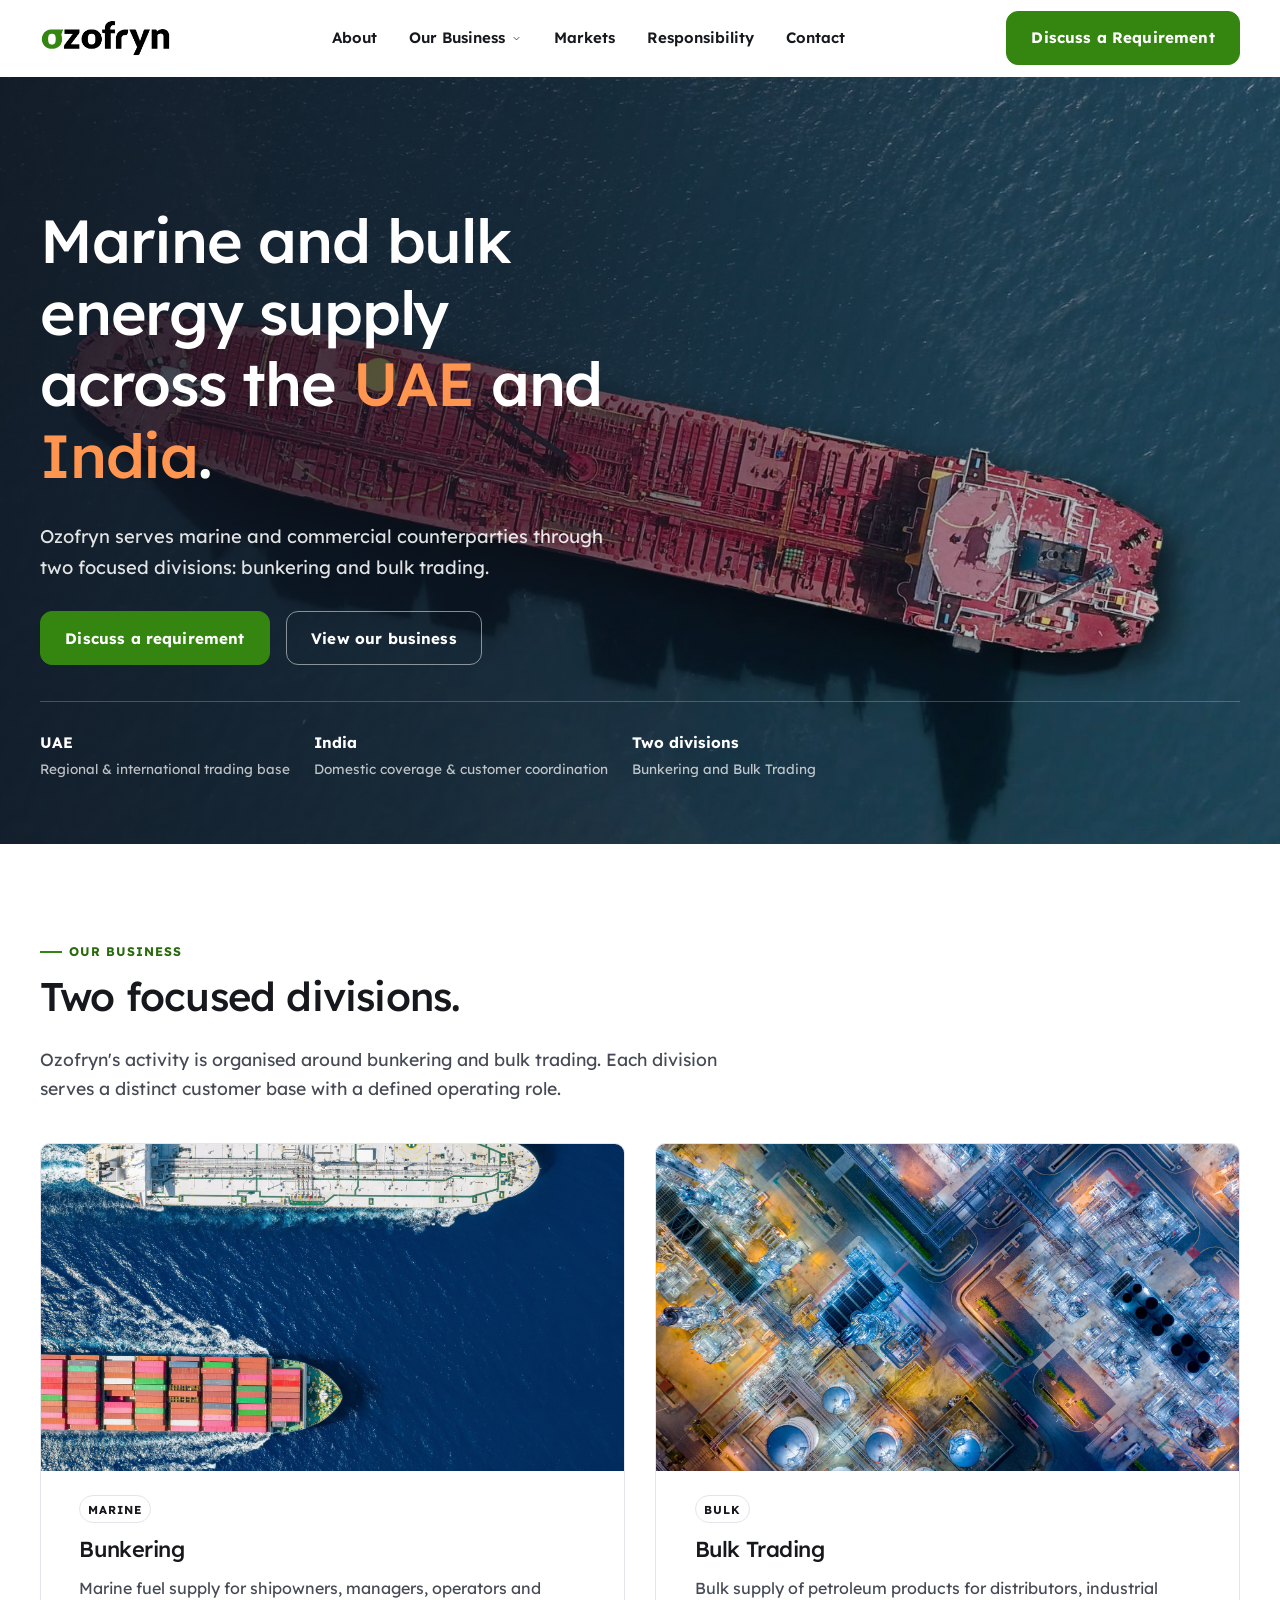
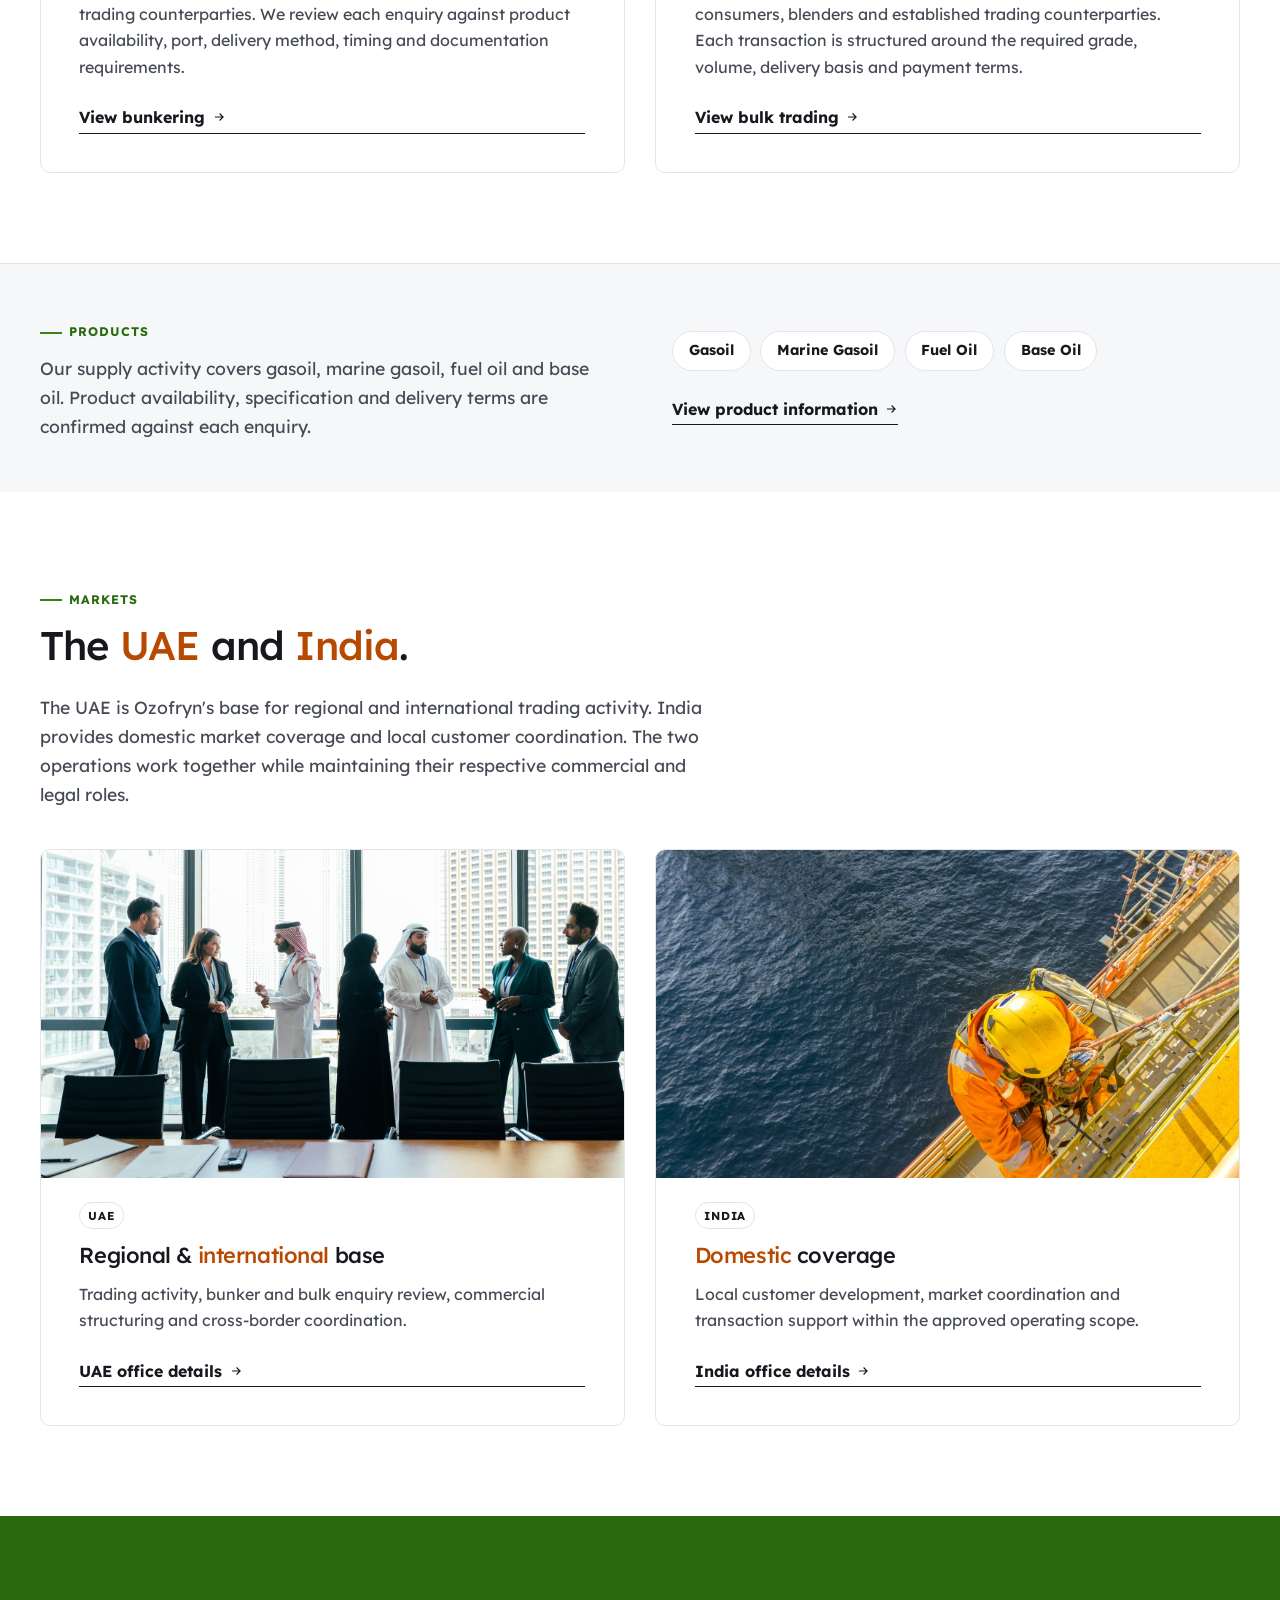
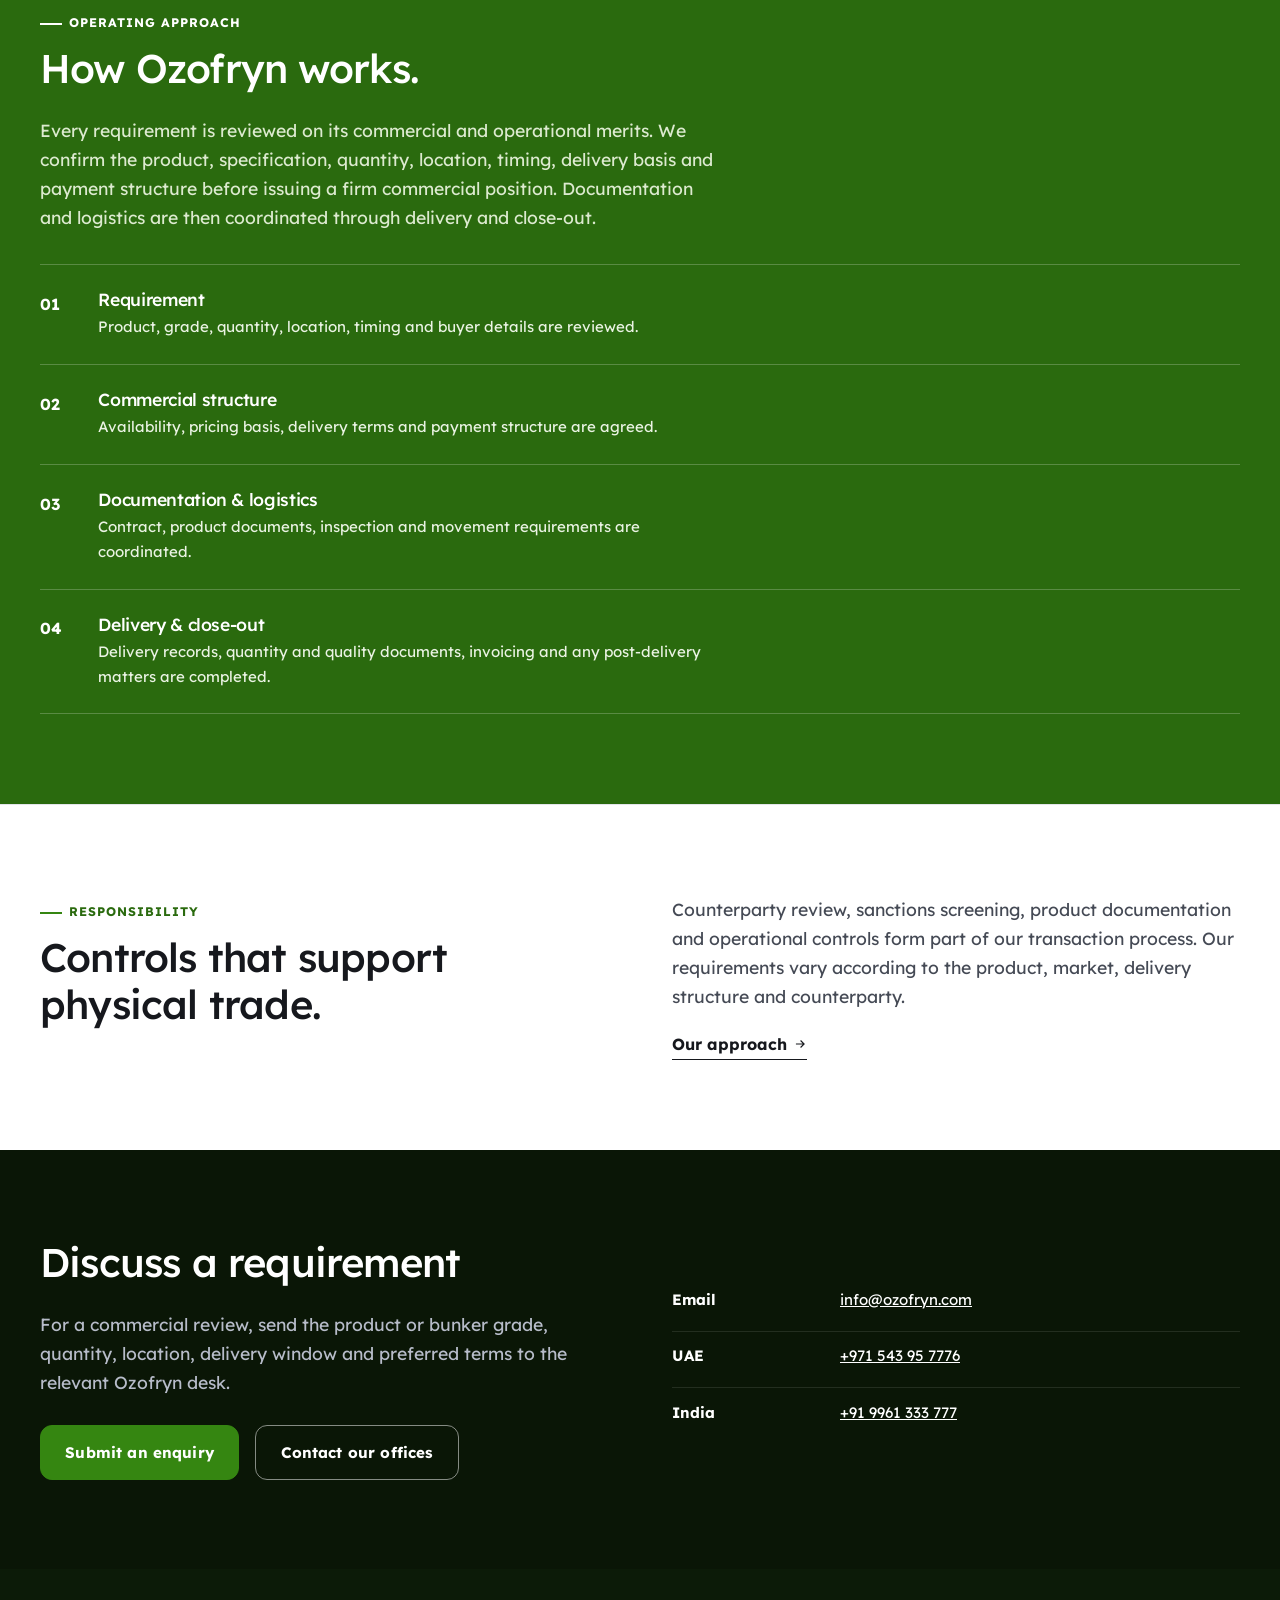
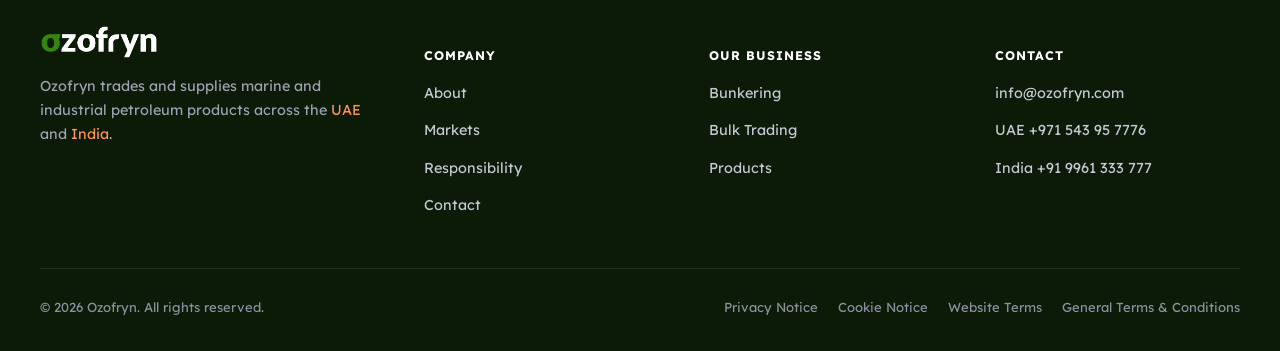
<file: index.html>
<!doctype html>
<html lang="en">
<head>
<meta charset="UTF-8">
<meta name="viewport" content="width=device-width, initial-scale=1">
<title>Ozofryn | Marine Bunkering &amp; Bulk Petroleum Trading — UAE &amp; India</title>
<meta name="description" content="Ozofryn is a physical petroleum trading and supply company serving the UAE and India through two focused divisions: marine bunkering and bulk product trading.">
<link rel="icon" href="assets/img/favicon.png">
<link rel="preconnect" href="https://fonts.googleapis.com">
<link rel="preconnect" href="https://fonts.gstatic.com" crossorigin>
<link href="https://fonts.googleapis.com/css2?family=Lexend:wght@400;500;600;700&display=swap" rel="stylesheet">
<link rel="stylesheet" href="assets/css/styles.css?v=29">
<script type="application/ld+json">
{
  "@context": "https://schema.org",
  "@type": "Organization",
  "name": "Ozofryn",
  "url": "https://ozofryn.com/",
  "logo": "https://ozofryn.com/assets/img/ozofryn-logo-on-light.png",
  "email": "info@ozofryn.com",
  "contactPoint": [
    { "@type": "ContactPoint", "telephone": "+971-543-95-7776", "contactType": "sales", "areaServed": "AE", "email": "info@ozofryn.com" },
    { "@type": "ContactPoint", "telephone": "+91-9961-333-777", "contactType": "sales", "areaServed": "IN", "email": "info@ozofryn.com" }
  ]
}
</script>
</head>
<body>
<a class="skip-link" href="#main">Skip to content</a>

<header class="nav" id="siteNav">
  <div class="container nav__bar">
    <a href="index.html" class="nav__logo" aria-label="Ozofryn — home">
      <img src="assets/img/ozofryn-logo-on-light.png?v=2" alt="Ozofryn" width="130" height="38">
    </a>
    <nav aria-label="Primary">
      <ul class="nav__links">
        <li><a href="about.html">About</a></li>
        <li class="nav__has-sub">
          <a href="#" data-sub-toggle>Our Business <svg class="icon" viewBox="0 0 24 24"><path d="M6 9l6 6 6-6"/></svg></a>
          <ul class="nav__sub">
            <li><a href="bunkering.html">Bunkering<span class="nav__sub-desc">Marine fuel supply</span></a></li>
            <li><a href="bulk-trading.html">Bulk Trading<span class="nav__sub-desc">Cargo &amp; parcel trading</span></a></li>
            <li><a href="products.html">Products<span class="nav__sub-desc">Technical reference</span></a></li>
          </ul>
        </li>
        <li><a href="markets.html">Markets</a></li>
        <li><a href="responsibility.html">Responsibility</a></li>
        <li><a href="contact.html">Contact</a></li>
        <li class="nav__cta"><a href="contact.html" class="btn btn-primary">Discuss a Requirement</a></li>
      </ul>
    </nav>
    <div class="nav__actions">
      <a href="contact.html" class="btn btn-primary">Discuss a Requirement</a>
      <button class="nav__toggle" aria-label="Open menu" aria-expanded="false"><span class="bar"></span><span class="bar"></span><span class="bar"></span></button>
    </div>
  </div>
</header>

<main id="main">

  <!-- ================= HERO ================= -->
  <section class="hero">
    <div class="hero__media">
      <video autoplay muted loop playsinline poster="assets/img/hero-marine-supply.jpg" aria-hidden="true">
        <source src="assets/video/home-hero.mp4" type="video/mp4">
      </video>
    </div>
    <div class="hero__scrim" aria-hidden="true"></div>
    <div class="container hero__content">
      <div data-reveal>
        <h1>Marine and bulk energy supply across the <span class="text-accent-on-dark">UAE</span> and <span class="text-accent-on-dark">India</span>.</h1>
        <p class="lede">Ozofryn serves marine and commercial counterparties through two focused divisions: bunkering and bulk trading.</p>
        <div class="cta-row">
          <a href="contact.html" class="btn btn-primary">Discuss a requirement</a>
          <a href="#business" class="btn btn-on-dark">View our business</a>
        </div>
        <div class="hero__meta">
          <div><strong>UAE</strong>Regional &amp; international trading base</div>
          <div><strong>India</strong>Domestic coverage &amp; customer coordination</div>
          <div><strong>Two divisions</strong>Bunkering and Bulk Trading</div>
        </div>
      </div>
    </div>
  </section>

  <!-- ================= TWO DIVISIONS ================= -->
  <section id="business">
    <div class="container">
      <div class="eyebrow">Our business</div>
      <h2>Two focused divisions.</h2>
      <p class="lede">Ozofryn's activity is organised around bunkering and bulk trading. Each division serves a distinct customer base with a defined operating role.</p>

      <div class="grid grid-2 divisions" style="margin-top:2.5rem;">
        <article class="division-card" data-reveal>
          <div class="division-card__media">
            <img src="assets/img/bunkering-hero.jpg" alt="Aerial view of a tanker and container ship underway at sea" loading="lazy" decoding="async">
          </div>
          <span class="division-card__tag">Marine</span>
          <h3>Bunkering</h3>
          <p>Marine fuel supply for shipowners, managers, operators and trading counterparties. We review each enquiry against product availability, port, delivery method, timing and documentation requirements.</p>
          <a href="bunkering.html" class="text-link">View bunkering <svg viewBox="0 0 24 24" stroke="currentColor" stroke-width="2" fill="none"><path d="M5 12h14M13 6l6 6-6 6"/></svg></a>
        </article>
        <article class="division-card" data-reveal>
          <div class="division-card__media">
            <img src="assets/img/bulk-trading-hero.jpg" alt="Aerial night view of a petroleum refinery and tank storage terminal" loading="lazy" decoding="async">
          </div>
          <span class="division-card__tag">Bulk</span>
          <h3>Bulk Trading</h3>
          <p>Bulk supply of petroleum products for distributors, industrial consumers, blenders and established trading counterparties. Each transaction is structured around the required grade, volume, delivery basis and payment terms.</p>
          <a href="bulk-trading.html" class="text-link">View bulk trading <svg viewBox="0 0 24 24" stroke="currentColor" stroke-width="2" fill="none"><path d="M5 12h14M13 6l6 6-6 6"/></svg></a>
        </article>
      </div>
    </div>
  </section>

  <!-- ================= PORTFOLIO LINE (secondary, not cards) ================= -->
  <section class="alt tight section-border-top">
    <div class="container">
      <div class="two-col" style="align-items:center;">
        <div data-reveal>
          <div class="eyebrow">Products</div>
          <p class="lede" style="margin:0;">Our supply activity covers gasoil, marine gasoil, fuel oil and base oil. Product availability, specification and delivery terms are confirmed against each enquiry.</p>
        </div>
        <div data-reveal>
          <ul style="list-style:none; padding:0; margin:0; display:flex; flex-wrap:wrap; gap:.6rem;">
            <li class="tag-pill">Gasoil</li>
            <li class="tag-pill">Marine Gasoil</li>
            <li class="tag-pill">Fuel Oil</li>
            <li class="tag-pill">Base Oil</li>
          </ul>
          <a href="products.html" class="text-link" style="margin-top:1.25rem;">View product information <svg viewBox="0 0 24 24" stroke="currentColor" stroke-width="2" fill="none"><path d="M5 12h14M13 6l6 6-6 6"/></svg></a>
        </div>
      </div>
    </div>
  </section>

  <!-- ================= MARKETS ================= -->
  <section>
    <div class="container">
      <div class="eyebrow">Markets</div>
      <h2>The <span class="text-accent">UAE</span> and <span class="text-accent">India</span>.</h2>
      <p class="lede">The UAE is Ozofryn's base for regional and international trading activity. India provides domestic market coverage and local customer coordination. The two operations work together while maintaining their respective commercial and legal roles.</p>

      <div class="grid grid-2" style="margin-top:2.5rem;">
        <div class="division-card" data-reveal>
          <div class="division-card__media">
            <img src="assets/img/market-uae.jpg" alt="Ozofryn team in discussion in a Dubai office overlooking the city skyline" loading="lazy" decoding="async">
          </div>
          <span class="division-card__tag">UAE</span>
          <h3>Regional &amp; <span class="text-accent">international</span> base</h3>
          <p>Trading activity, bunker and bulk enquiry review, commercial structuring and cross-border coordination.</p>
          <a href="markets.html#uae" class="text-link">UAE office details <svg viewBox="0 0 24 24" stroke="currentColor" stroke-width="2" fill="none"><path d="M5 12h14M13 6l6 6-6 6"/></svg></a>
        </div>
        <div class="division-card" data-reveal>
          <div class="division-card__media">
            <img src="assets/img/market-india.jpg" alt="Operations technician working at height on a marine platform" loading="lazy" decoding="async">
          </div>
          <span class="division-card__tag">India</span>
          <h3><span class="text-accent">Domestic</span> coverage</h3>
          <p>Local customer development, market coordination and transaction support within the approved operating scope.</p>
          <a href="markets.html#india" class="text-link">India office details <svg viewBox="0 0 24 24" stroke="currentColor" stroke-width="2" fill="none"><path d="M5 12h14M13 6l6 6-6 6"/></svg></a>
        </div>
      </div>
    </div>
  </section>

  <!-- ================= HOW OZOFRYN WORKS ================= -->
  <section class="band-accent">
    <div class="container">
      <div class="eyebrow">Operating approach</div>
      <h2>How Ozofryn works.</h2>
      <p class="lede">Every requirement is reviewed on its commercial and operational merits. We confirm the product, specification, quantity, location, timing, delivery basis and payment structure before issuing a firm commercial position. Documentation and logistics are then coordinated through delivery and close-out.</p>

      <div class="steps" style="margin-top:2rem;" data-reveal>
        <div class="step">
          <div class="step__num">01</div>
          <div class="step__body"><h4>Requirement</h4><p>Product, grade, quantity, location, timing and buyer details are reviewed.</p></div>
        </div>
        <div class="step">
          <div class="step__num">02</div>
          <div class="step__body"><h4>Commercial structure</h4><p>Availability, pricing basis, delivery terms and payment structure are agreed.</p></div>
        </div>
        <div class="step">
          <div class="step__num">03</div>
          <div class="step__body"><h4>Documentation &amp; logistics</h4><p>Contract, product documents, inspection and movement requirements are coordinated.</p></div>
        </div>
        <div class="step">
          <div class="step__num">04</div>
          <div class="step__body"><h4>Delivery &amp; close-out</h4><p>Delivery records, quantity and quality documents, invoicing and any post-delivery matters are completed.</p></div>
        </div>
      </div>
    </div>
  </section>

  <!-- ================= RESPONSIBILITY (short link only) ================= -->
  <section class="section-border-top">
    <div class="container two-col">
      <div data-reveal>
        <div class="eyebrow">Responsibility</div>
        <h2>Controls that support physical trade.</h2>
      </div>
      <div data-reveal>
        <p class="lede" style="margin-bottom:1.25rem;">Counterparty review, sanctions screening, product documentation and operational controls form part of our transaction process. Our requirements vary according to the product, market, delivery structure and counterparty.</p>
        <a href="responsibility.html" class="text-link">Our approach <svg viewBox="0 0 24 24" stroke="currentColor" stroke-width="2" fill="none"><path d="M5 12h14M13 6l6 6-6 6"/></svg></a>
      </div>
    </div>
  </section>

  <!-- ================= CLOSING CONTACT BAND ================= -->
  <section class="band-dark">
    <div class="container">
      <div class="two-col" style="align-items:center;">
        <div data-reveal>
          <h2>Discuss a requirement</h2>
          <p class="lede">For a commercial review, send the product or bunker grade, quantity, location, delivery window and preferred terms to the relevant Ozofryn desk.</p>
          <div class="cta-row">
            <a href="contact.html" class="btn btn-primary">Submit an enquiry</a>
            <a href="contact.html#offices" class="btn btn-on-dark">Contact our offices</a>
          </div>
        </div>
        <ul class="fact-list" data-reveal>
          <li><b class="k">Email</b><span><a href="mailto:info@ozofryn.com" style="color:#fff; text-decoration:underline;">info@ozofryn.com</a></span></li>
          <li><b class="k">UAE</b><span><a href="tel:+9715439577776" style="color:#fff; text-decoration:underline;">+971 543 95 7776</a></span></li>
          <li><b class="k">India</b><span><a href="tel:+919961333777" style="color:#fff; text-decoration:underline;">+91 9961 333 777</a></span></li>
        </ul>
      </div>
    </div>
  </section>

</main>

<footer class="footer">
  <div class="container">
    <div class="footer__top">
      <div>
        <img class="footer__logo" src="assets/img/ozofryn-logo-on-dark.png?v=2" alt="Ozofryn">
        <p>Ozofryn trades and supplies marine and industrial petroleum products across the <span class="text-accent-on-dark">UAE</span> and <span class="text-accent-on-dark">India</span>.</p>
      </div>
      <div>
        <h5>Company</h5>
        <ul>
          <li><a href="about.html">About</a></li>
          <li><a href="markets.html">Markets</a></li>
          <li><a href="responsibility.html">Responsibility</a></li>
          <li><a href="contact.html">Contact</a></li>
        </ul>
      </div>
      <div>
        <h5>Our business</h5>
        <ul>
          <li><a href="bunkering.html">Bunkering</a></li>
          <li><a href="bulk-trading.html">Bulk Trading</a></li>
          <li><a href="products.html">Products</a></li>
        </ul>
      </div>
      <div>
        <h5>Contact</h5>
        <ul>
          <li><a href="mailto:info@ozofryn.com">info@ozofryn.com</a></li>
          <li><a href="tel:+9715439577776">UAE +971 543 95 7776</a></li>
          <li><a href="tel:+919961333777">India +91 9961 333 777</a></li>
        </ul>
      </div>
    </div>
    <div class="footer__bottom">
      <div>&copy; <span data-year></span> Ozofryn. All rights reserved.</div>
      <div class="footer__legal-links">
        <a href="privacy-notice.html">Privacy Notice</a>
        <a href="cookie-notice.html">Cookie Notice</a>
        <a href="website-terms.html">Website Terms</a>
        <a href="general-terms.html">General Terms &amp; Conditions</a>
      </div>
    </div>
  </div>
</footer>

<script src="assets/js/main.js?v=3"></script>
</body>
</html>
</file>
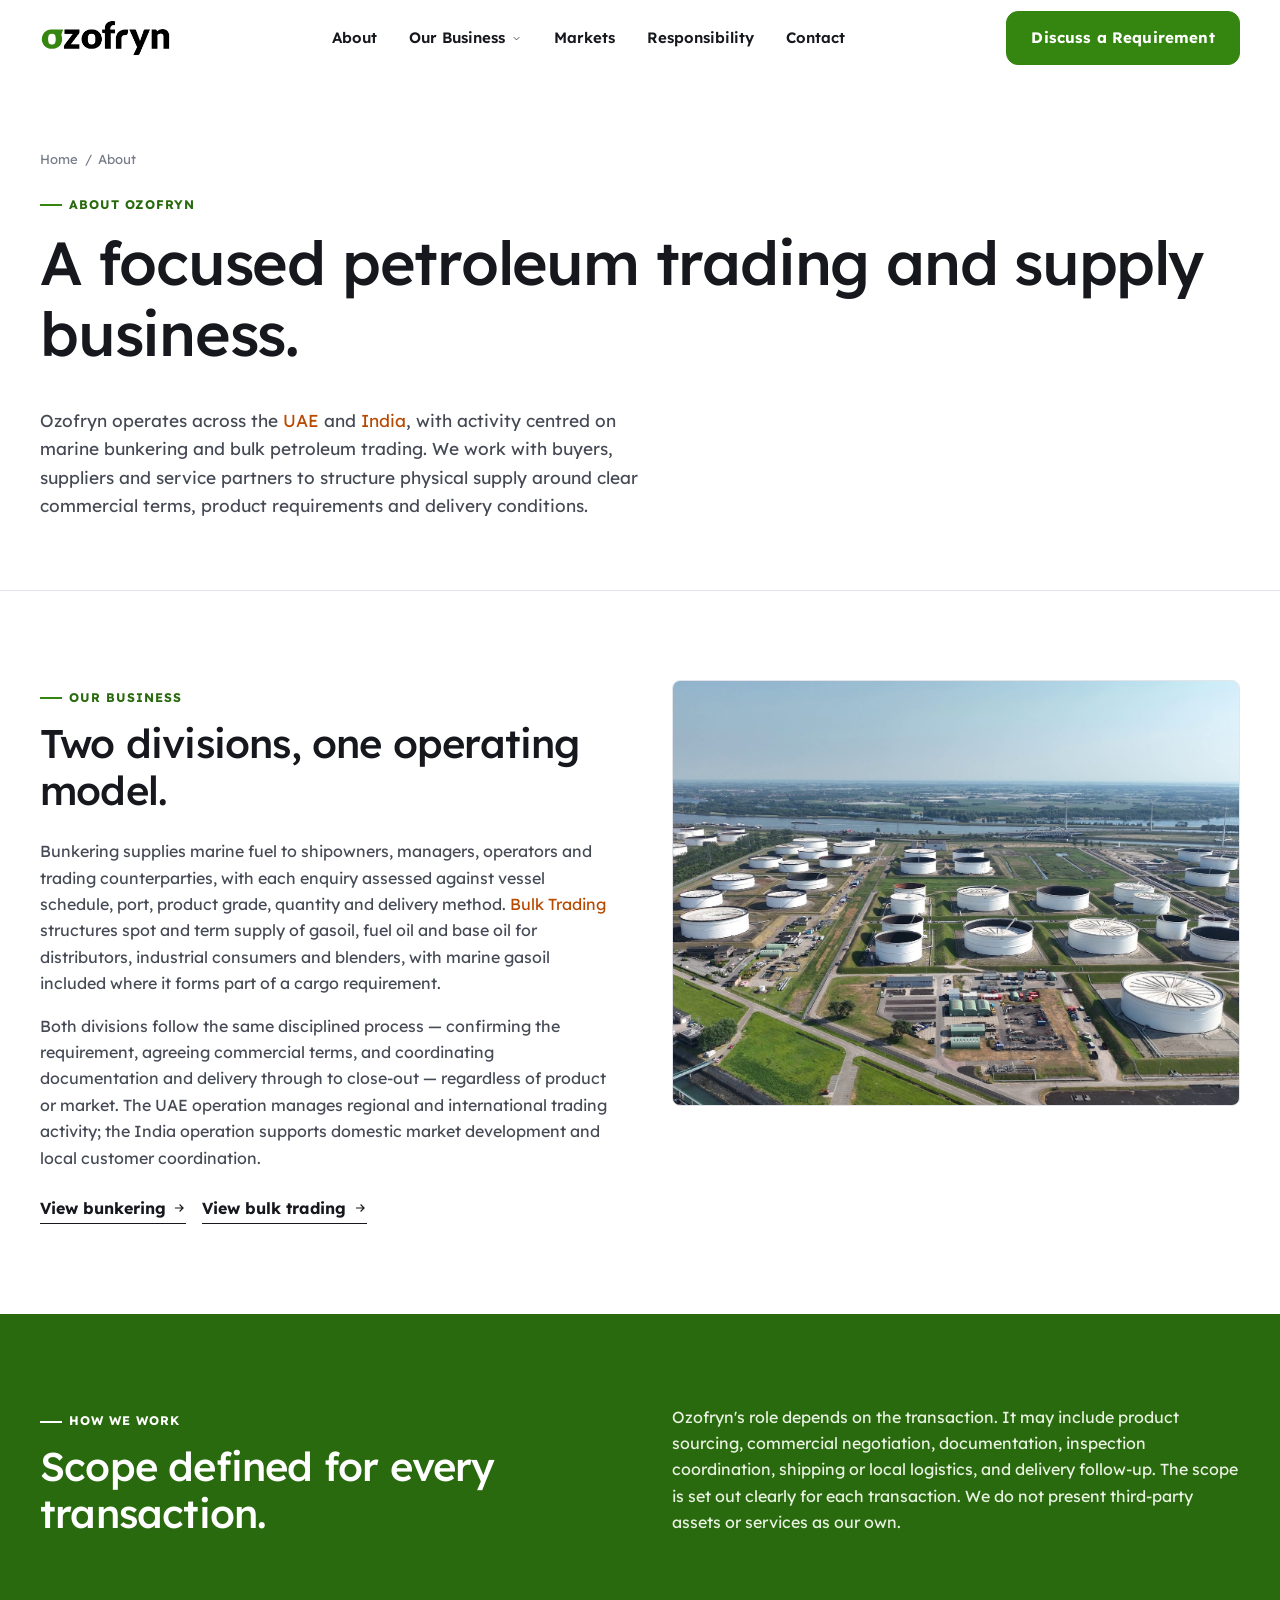
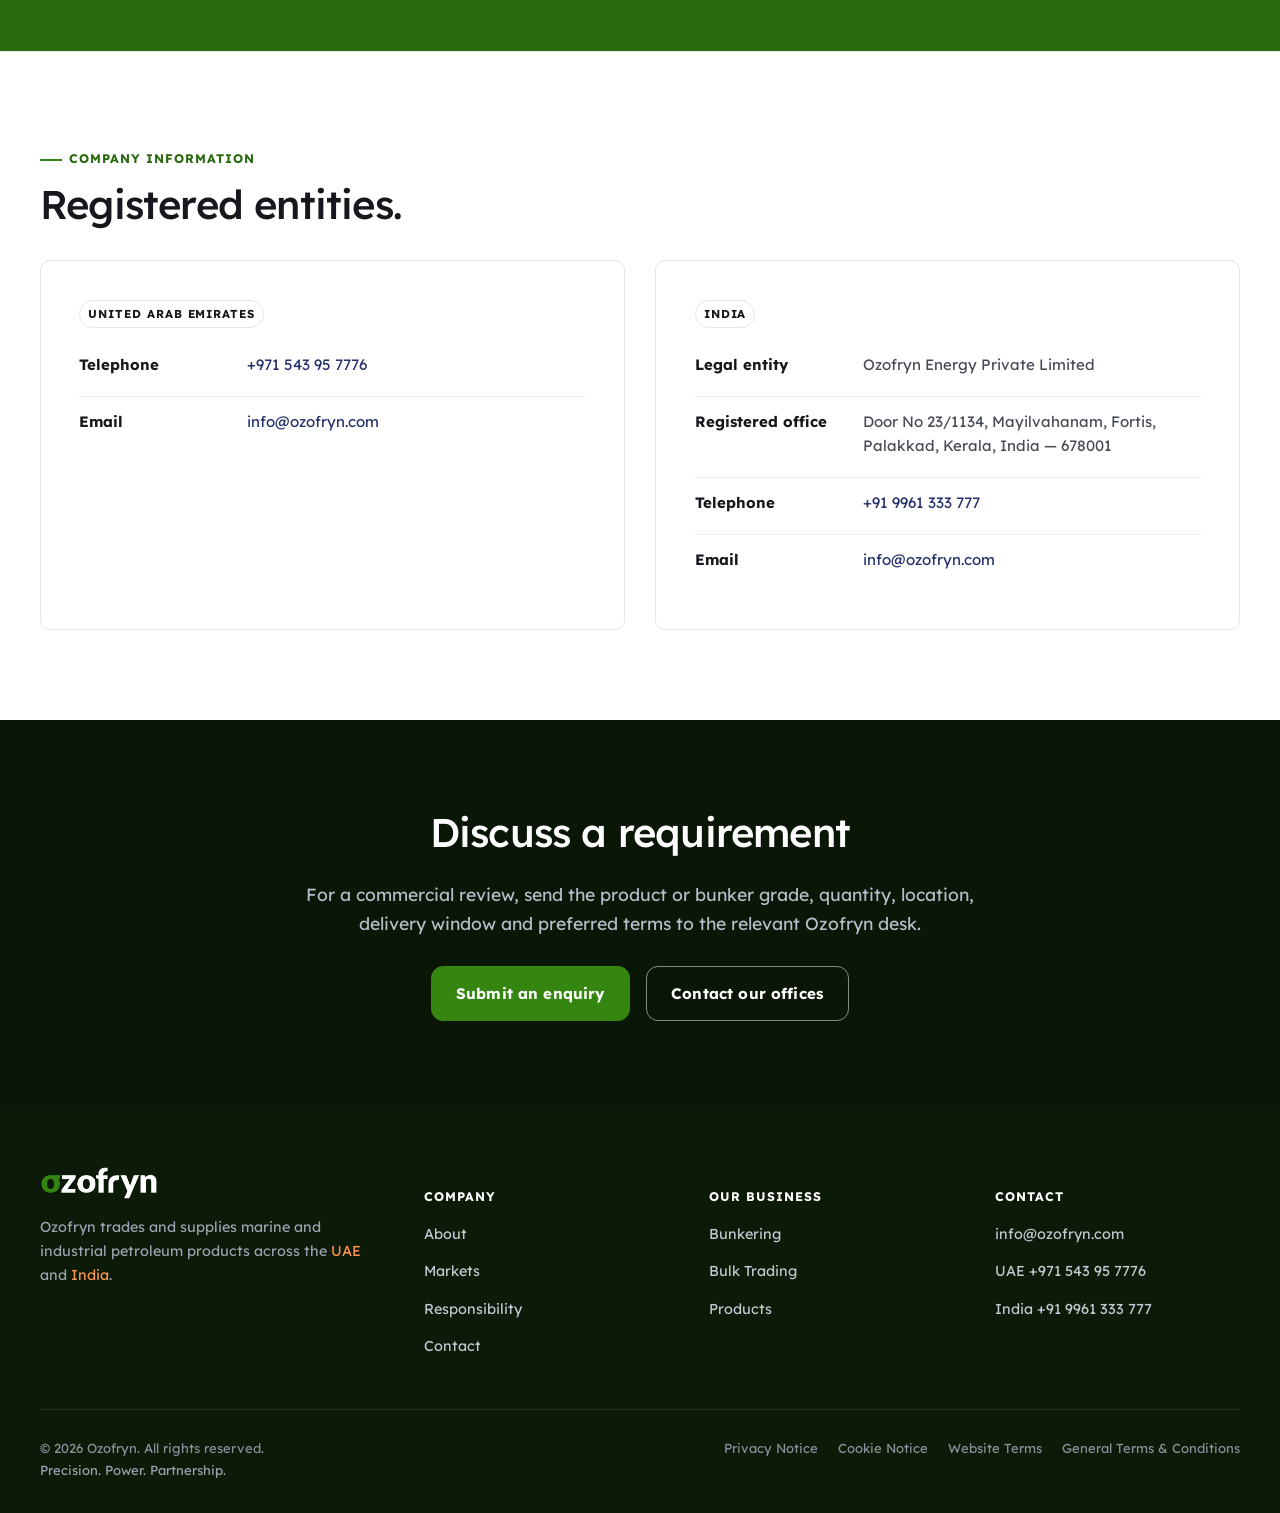
<file: about.html>
<!doctype html>
<html lang="en">
<head>
<meta charset="UTF-8">
<meta name="viewport" content="width=device-width, initial-scale=1">
<title>About Ozofryn | Petroleum Trading &amp; Supply — UAE &amp; India</title>
<meta name="description" content="Ozofryn operates across the UAE and India, with activity centred on marine bunkering and bulk petroleum trading.">
<link rel="icon" href="assets/img/favicon.png">
<link rel="preconnect" href="https://fonts.googleapis.com">
<link rel="preconnect" href="https://fonts.gstatic.com" crossorigin>
<link href="https://fonts.googleapis.com/css2?family=Lexend:wght@400;500;600;700&display=swap" rel="stylesheet">
<link rel="stylesheet" href="assets/css/styles.css?v=29">
<script type="application/ld+json">
{
  "@context": "https://schema.org",
  "@type": "Organization",
  "name": "Ozofryn",
  "url": "https://ozofryn.com/",
  "logo": "https://ozofryn.com/assets/img/ozofryn-logo-on-light.png",
  "email": "info@ozofryn.com",
  "contactPoint": [
    { "@type": "ContactPoint", "telephone": "+971-543-95-7776", "contactType": "sales", "areaServed": "AE", "email": "info@ozofryn.com" },
    { "@type": "ContactPoint", "telephone": "+91-9961-333-777", "contactType": "sales", "areaServed": "IN", "email": "info@ozofryn.com" }
  ]
}
</script>
</head>
<body>
<a class="skip-link" href="#main">Skip to content</a>

<header class="nav" id="siteNav">
  <div class="container nav__bar">
    <a href="index.html" class="nav__logo" aria-label="Ozofryn — home">
      <img src="assets/img/ozofryn-logo-on-light.png?v=2" alt="Ozofryn" width="130" height="38">
    </a>
    <nav aria-label="Primary">
      <ul class="nav__links">
        <li><a href="about.html" aria-current="page">About</a></li>
        <li class="nav__has-sub">
          <a href="#" data-sub-toggle>Our Business <svg class="icon" viewBox="0 0 24 24"><path d="M6 9l6 6 6-6"/></svg></a>
          <ul class="nav__sub">
            <li><a href="bunkering.html">Bunkering<span class="nav__sub-desc">Marine fuel supply</span></a></li>
            <li><a href="bulk-trading.html">Bulk Trading<span class="nav__sub-desc">Cargo &amp; parcel trading</span></a></li>
            <li><a href="products.html">Products<span class="nav__sub-desc">Technical reference</span></a></li>
          </ul>
        </li>
        <li><a href="markets.html">Markets</a></li>
        <li><a href="responsibility.html">Responsibility</a></li>
        <li><a href="contact.html">Contact</a></li>
        <li class="nav__cta"><a href="contact.html" class="btn btn-primary">Discuss a Requirement</a></li>
      </ul>
    </nav>
    <div class="nav__actions">
      <a href="contact.html" class="btn btn-primary">Discuss a Requirement</a>
      <button class="nav__toggle" aria-label="Open menu" aria-expanded="false"><span class="bar"></span><span class="bar"></span><span class="bar"></span></button>
    </div>
  </div>
</header>

<main id="main">

  <section class="page-hero">
    <div class="container">
      <div class="breadcrumb"><a href="index.html">Home</a><span>/</span><span>About</span></div>
      <div class="eyebrow">About Ozofryn</div>
      <h1>A focused petroleum trading and supply business.</h1>
      <p class="lede">Ozofryn operates across the <span class="text-accent">UAE</span> and <span class="text-accent">India</span>, with activity centred on marine bunkering and bulk petroleum trading. We work with buyers, suppliers and service partners to structure physical supply around clear commercial terms, product requirements and delivery conditions.</p>
    </div>
  </section>

  <section>
    <div class="container two-col">
      <div data-reveal>
        <div class="eyebrow">Our business</div>
        <h2>Two divisions, one operating model.</h2>
        <p>Bunkering supplies marine fuel to shipowners, managers, operators and trading counterparties, with each enquiry assessed against vessel schedule, port, product grade, quantity and delivery method. <span class="text-accent">Bulk Trading</span> structures spot and term supply of gasoil, fuel oil and base oil for distributors, industrial consumers and blenders, with marine gasoil included where it forms part of a cargo requirement.</p>
        <p>Both divisions follow the same disciplined process — confirming the requirement, agreeing commercial terms, and coordinating documentation and delivery through to close-out — regardless of product or market. The UAE operation manages regional and international trading activity; the India operation supports domestic market development and local customer coordination.</p>
        <div class="cta-row" style="margin-top:1.5rem;">
          <a href="bunkering.html" class="text-link">View bunkering <svg viewBox="0 0 24 24" stroke="currentColor" stroke-width="2" fill="none"><path d="M5 12h14M13 6l6 6-6 6"/></svg></a>
          <a href="bulk-trading.html" class="text-link">View bulk trading <svg viewBox="0 0 24 24" stroke="currentColor" stroke-width="2" fill="none"><path d="M5 12h14M13 6l6 6-6 6"/></svg></a>
        </div>
      </div>
      <div data-reveal>
        <div class="media" style="--ar:4/3;">
          <img src="assets/img/about-operations.jpg" alt="Aerial view of petrochemical storage tank infrastructure" loading="lazy" decoding="async">
        </div>
      </div>
    </div>
  </section>

  <section class="band-accent">
    <div class="container two-col">
      <div data-reveal>
        <div class="eyebrow">How we work</div>
        <h2>Scope defined for every transaction.</h2>
      </div>
      <div data-reveal>
        <p>Ozofryn's role depends on the transaction. It may include product sourcing, commercial negotiation, documentation, inspection coordination, shipping or local logistics, and delivery follow-up. The scope is set out clearly for each transaction. We do not present third-party assets or services as our own.</p>
      </div>
    </div>
  </section>

  <section class="section-border-top">
    <div class="container">
      <div class="eyebrow">Company information</div>
      <h2>Registered entities.</h2>

      <div class="grid grid-2" style="margin-top:2rem;">
        <div class="division-card" data-reveal>
          <span class="division-card__tag">United Arab Emirates</span>
          <ul class="fact-list">
            <li><b class="k">Telephone</b><span><a href="tel:+9715439577776">+971 543 95 7776</a></span></li>
            <li><b class="k">Email</b><span><a href="mailto:info@ozofryn.com">info@ozofryn.com</a></span></li>
          </ul>
        </div>
        <div class="division-card" data-reveal>
          <span class="division-card__tag">India</span>
          <ul class="fact-list">
            <li><b class="k">Legal entity</b><span>Ozofryn Energy Private Limited</span></li>
            <li><b class="k">Registered office</b><span>Door No 23/1134, Mayilvahanam, Fortis, Palakkad, Kerala, India — 678001</span></li>
            <li><b class="k">Telephone</b><span><a href="tel:+919961333777">+91 9961 333 777</a></span></li>
            <li><b class="k">Email</b><span><a href="mailto:info@ozofryn.com">info@ozofryn.com</a></span></li>
          </ul>
        </div>
      </div>
    </div>
  </section>

  <section class="band-dark">
    <div class="container center">
      <h2>Discuss a requirement</h2>
      <p class="lede mx-auto">For a commercial review, send the product or bunker grade, quantity, location, delivery window and preferred terms to the relevant Ozofryn desk.</p>
      <div class="cta-row" style="justify-content:center;">
        <a href="contact.html" class="btn btn-primary">Submit an enquiry</a>
        <a href="contact.html#offices" class="btn btn-on-dark">Contact our offices</a>
      </div>
    </div>
  </section>

</main>

<footer class="footer">
  <div class="container">
    <div class="footer__top">
      <div>
        <img class="footer__logo" src="assets/img/ozofryn-logo-on-dark.png?v=2" alt="Ozofryn">
        <p>Ozofryn trades and supplies marine and industrial petroleum products across the <span class="text-accent-on-dark">UAE</span> and <span class="text-accent-on-dark">India</span>.</p>
      </div>
      <div>
        <h5>Company</h5>
        <ul>
          <li><a href="about.html">About</a></li>
          <li><a href="markets.html">Markets</a></li>
          <li><a href="responsibility.html">Responsibility</a></li>
          <li><a href="contact.html">Contact</a></li>
        </ul>
      </div>
      <div>
        <h5>Our business</h5>
        <ul>
          <li><a href="bunkering.html">Bunkering</a></li>
          <li><a href="bulk-trading.html">Bulk Trading</a></li>
          <li><a href="products.html">Products</a></li>
        </ul>
      </div>
      <div>
        <h5>Contact</h5>
        <ul>
          <li><a href="mailto:info@ozofryn.com">info@ozofryn.com</a></li>
          <li><a href="tel:+9715439577776">UAE +971 543 95 7776</a></li>
          <li><a href="tel:+919961333777">India +91 9961 333 777</a></li>
        </ul>
      </div>
    </div>
    <div class="footer__bottom">
      <div>&copy; <span data-year></span> Ozofryn. All rights reserved.</div>
      <div class="footer__legal-links">
        <a href="privacy-notice.html">Privacy Notice</a>
        <a href="cookie-notice.html">Cookie Notice</a>
        <a href="website-terms.html">Website Terms</a>
        <a href="general-terms.html">General Terms &amp; Conditions</a>
      </div>
    </div>
    <div class="footer__bottom" style="border-top:none; padding-top:0;">
      <div class="footer__tagline">Precision. Power. Partnership.</div>
    </div>
  </div>
</footer>

<script src="assets/js/main.js?v=3"></script>
</body>
</html>
</file>
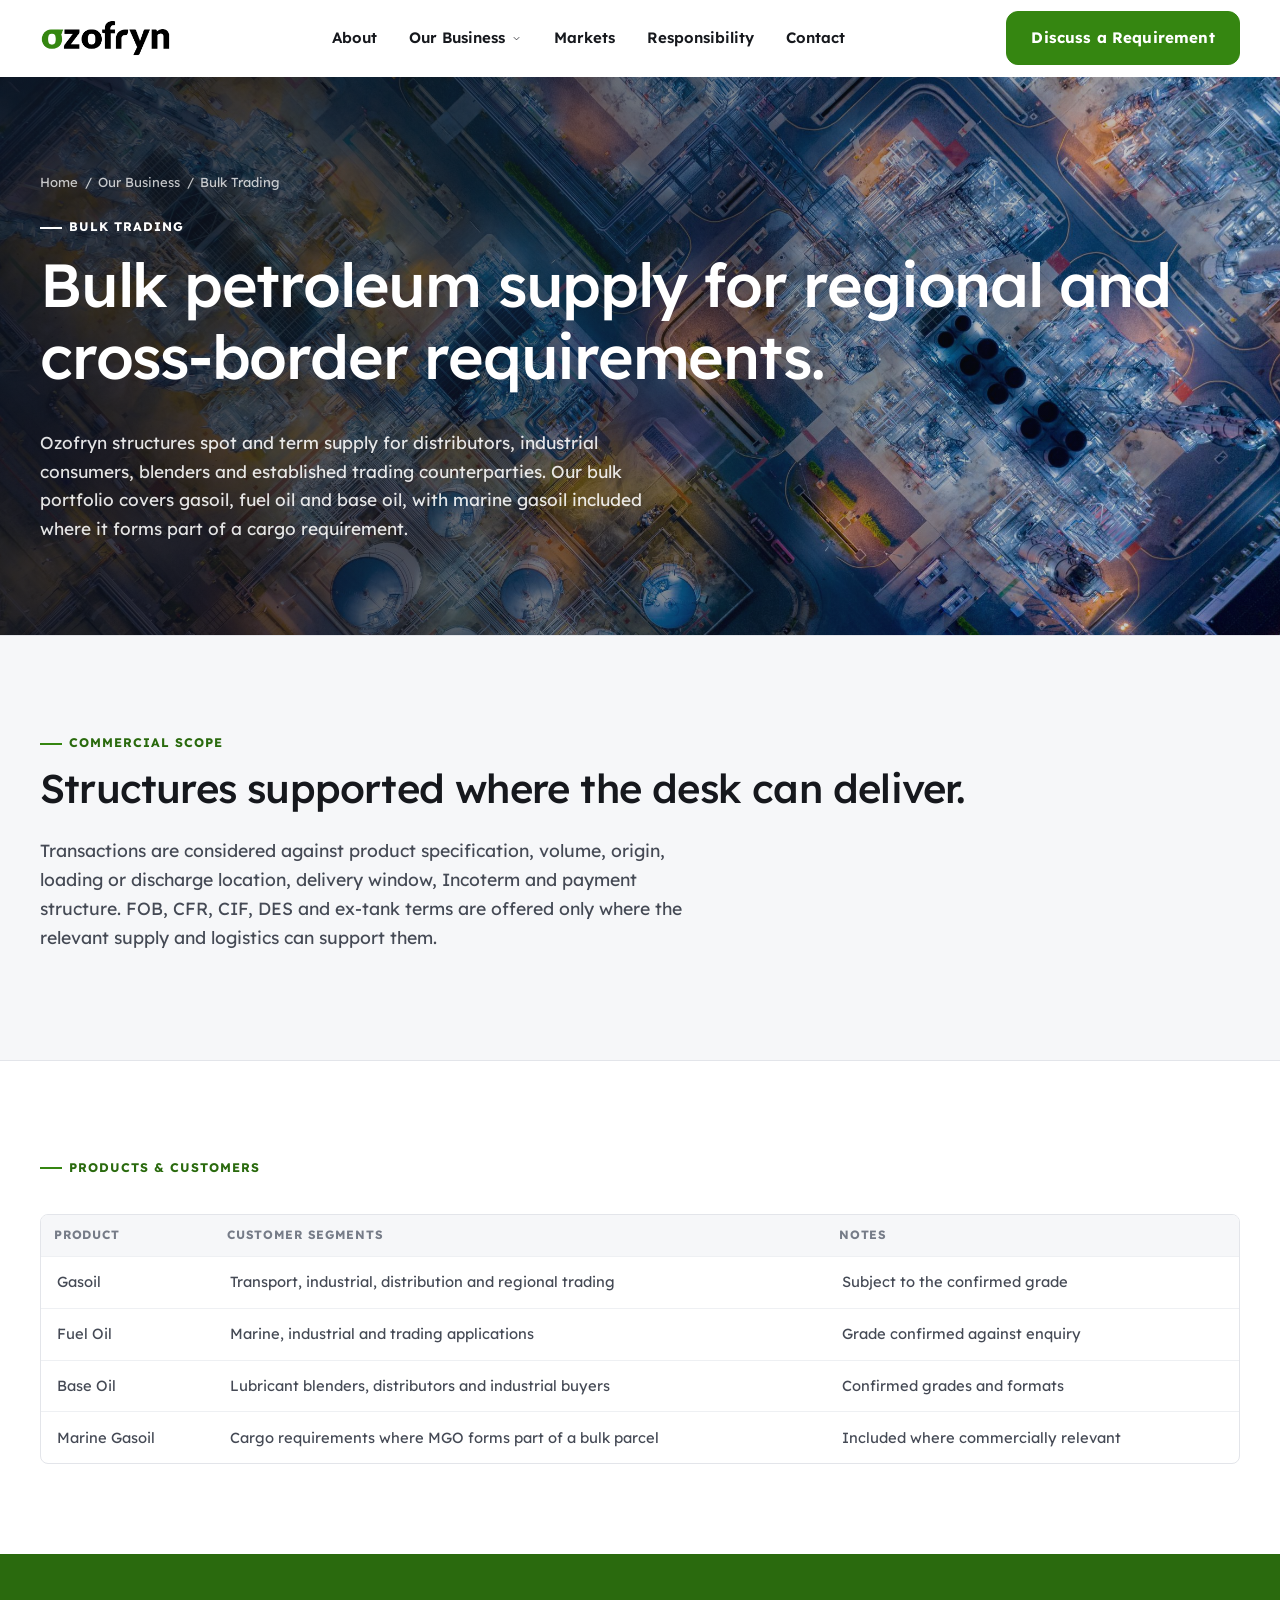
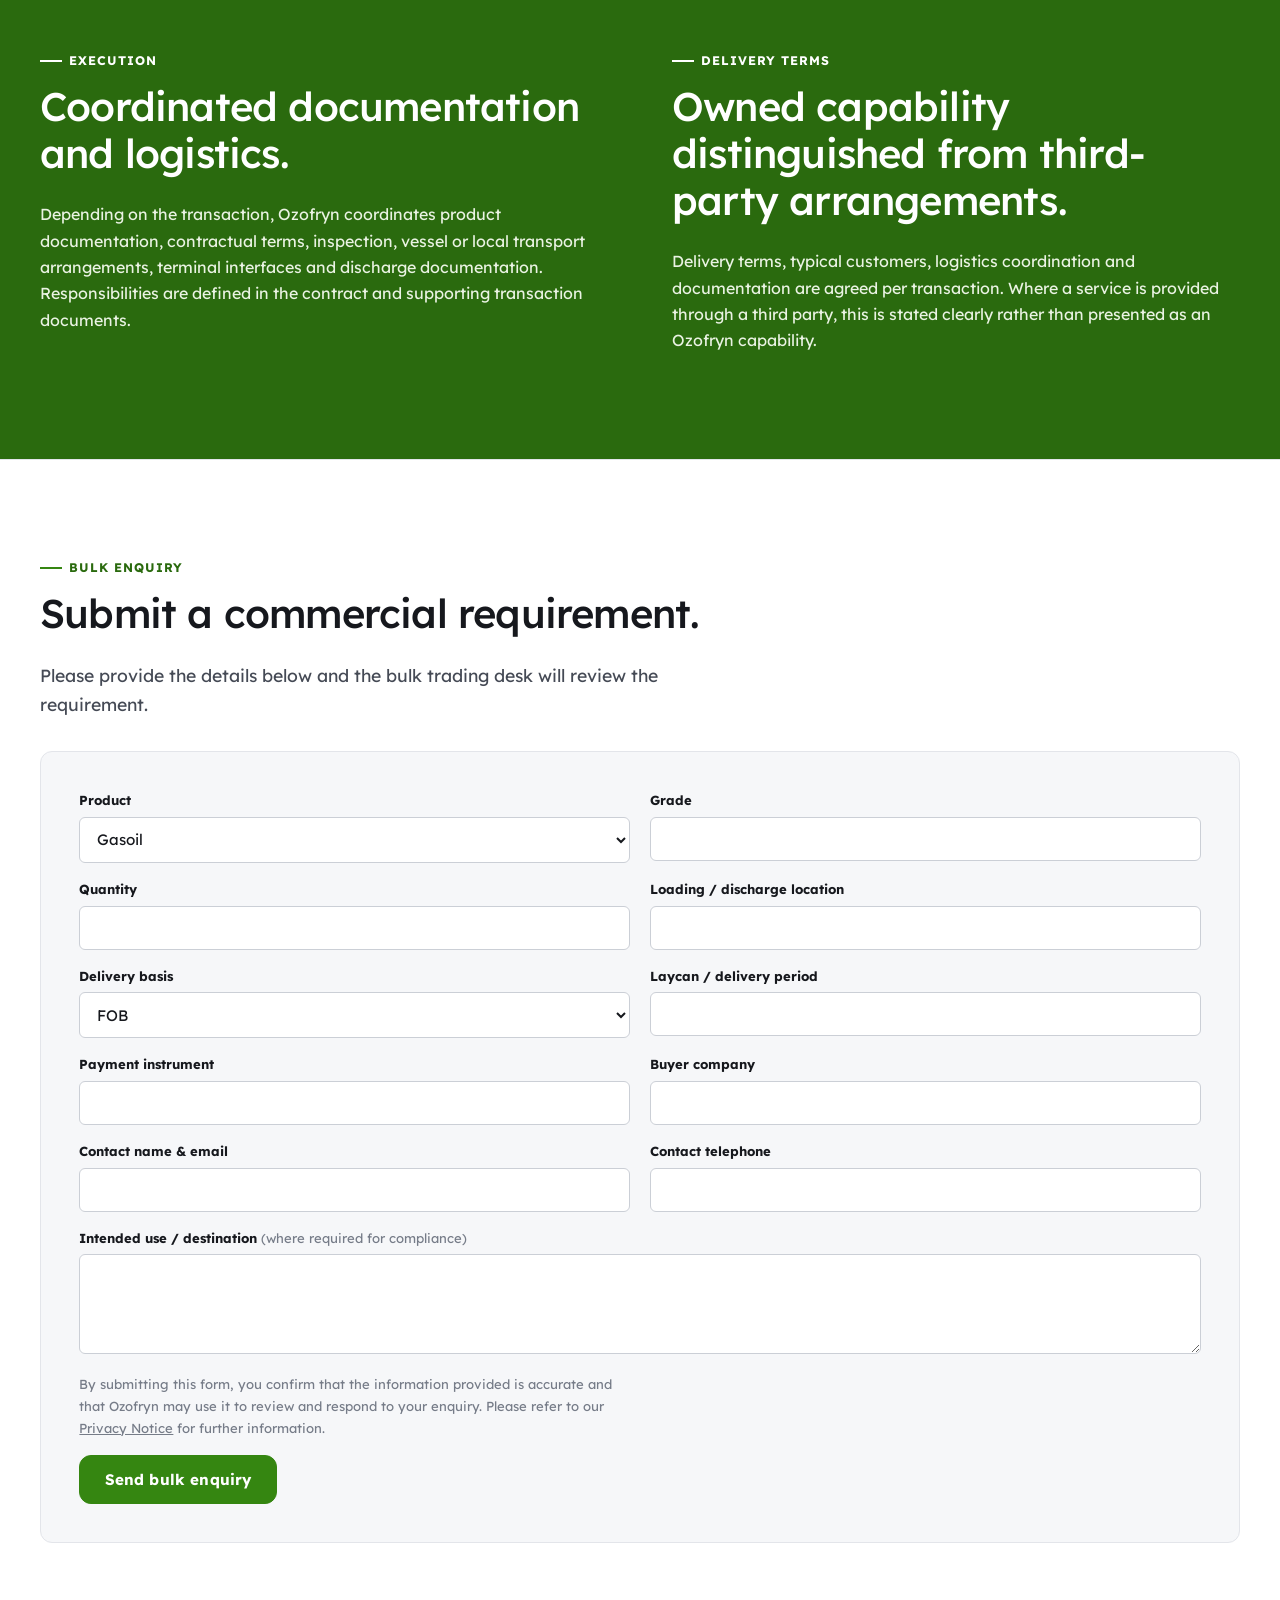
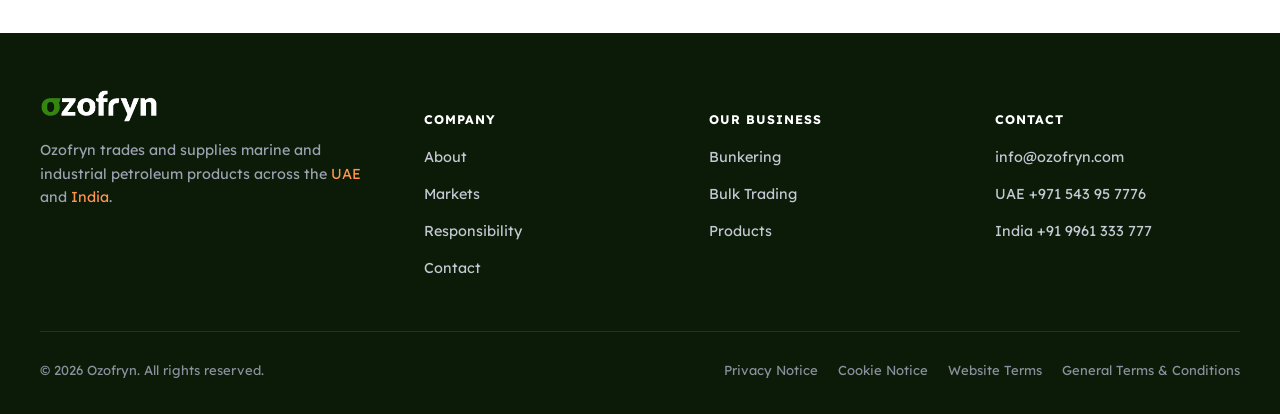
<file: bulk-trading.html>
<!doctype html>
<html lang="en">
<head>
<meta charset="UTF-8">
<meta name="viewport" content="width=device-width, initial-scale=1">
<title>Bulk Trading | Petroleum Product Supply — Ozofryn</title>
<meta name="description" content="Ozofryn structures spot and term supply for distributors, industrial consumers, blenders and established trading counterparties across the UAE and India.">
<link rel="icon" href="assets/img/favicon.png">
<link rel="preconnect" href="https://fonts.googleapis.com">
<link rel="preconnect" href="https://fonts.gstatic.com" crossorigin>
<link href="https://fonts.googleapis.com/css2?family=Lexend:wght@400;500;600;700&display=swap" rel="stylesheet">
<link rel="stylesheet" href="assets/css/styles.css?v=29">
<script type="application/ld+json">
{
  "@context": "https://schema.org",
  "@type": "Organization",
  "name": "Ozofryn",
  "url": "https://ozofryn.com/",
  "logo": "https://ozofryn.com/assets/img/ozofryn-logo-on-light.png",
  "email": "info@ozofryn.com",
  "contactPoint": [
    { "@type": "ContactPoint", "telephone": "+971-543-95-7776", "contactType": "sales", "areaServed": "AE", "email": "info@ozofryn.com" },
    { "@type": "ContactPoint", "telephone": "+91-9961-333-777", "contactType": "sales", "areaServed": "IN", "email": "info@ozofryn.com" }
  ]
}
</script>
</head>
<body>
<a class="skip-link" href="#main">Skip to content</a>

<header class="nav" id="siteNav">
  <div class="container nav__bar">
    <a href="index.html" class="nav__logo" aria-label="Ozofryn — home">
      <img src="assets/img/ozofryn-logo-on-light.png?v=2" alt="Ozofryn" width="130" height="38">
    </a>
    <nav aria-label="Primary">
      <ul class="nav__links">
        <li><a href="about.html">About</a></li>
        <li class="nav__has-sub is-open">
          <a href="#" data-sub-toggle>Our Business <svg class="icon" viewBox="0 0 24 24"><path d="M6 9l6 6 6-6"/></svg></a>
          <ul class="nav__sub">
            <li><a href="bunkering.html">Bunkering<span class="nav__sub-desc">Marine fuel supply</span></a></li>
            <li><a href="bulk-trading.html" aria-current="page">Bulk Trading<span class="nav__sub-desc">Cargo &amp; parcel trading</span></a></li>
            <li><a href="products.html">Products<span class="nav__sub-desc">Technical reference</span></a></li>
          </ul>
        </li>
        <li><a href="markets.html">Markets</a></li>
        <li><a href="responsibility.html">Responsibility</a></li>
        <li><a href="contact.html">Contact</a></li>
        <li class="nav__cta"><a href="contact.html" class="btn btn-primary">Discuss a Requirement</a></li>
      </ul>
    </nav>
    <div class="nav__actions">
      <a href="contact.html" class="btn btn-primary">Discuss a Requirement</a>
      <button class="nav__toggle" aria-label="Open menu" aria-expanded="false"><span class="bar"></span><span class="bar"></span><span class="bar"></span></button>
    </div>
  </div>
</header>

<main id="main">

  <section class="page-hero page-hero--media">
    <div class="page-hero__media">
      <video autoplay muted loop playsinline poster="assets/img/bulk-trading-hero.jpg" aria-hidden="true">
        <source src="assets/video/bulk-trading-hero.mp4" type="video/mp4">
      </video>
    </div>
    <div class="page-hero__scrim" aria-hidden="true"></div>
    <div class="container">
      <div class="breadcrumb"><a href="index.html">Home</a><span>/</span><a href="index.html#business">Our Business</a><span>/</span><span>Bulk Trading</span></div>
      <div class="eyebrow">Bulk Trading</div>
      <h1>Bulk petroleum supply for regional and cross-border requirements.</h1>
      <p class="lede">Ozofryn structures spot and term supply for distributors, industrial consumers, blenders and established trading counterparties. Our bulk portfolio covers gasoil, fuel oil and base oil, with marine gasoil included where it forms part of a cargo requirement.</p>
    </div>
  </section>

  <section class="alt section-border-top">
    <div class="container">
      <div class="eyebrow">Commercial scope</div>
      <h2>Structures supported where the desk can deliver.</h2>
      <p class="lede">Transactions are considered against product specification, volume, origin, loading or discharge location, delivery window, Incoterm and payment structure. FOB, CFR, CIF, DES and ex-tank terms are offered only where the relevant supply and logistics can support them.</p>
    </div>
  </section>

  <section class="section-border-top">
    <div class="container">
      <div class="eyebrow">Products &amp; customers</div>
      <div class="table-wrap" style="margin-top:1.5rem;">
        <table class="data">
          <thead><tr><th>Product</th><th>Customer segments</th><th>Notes</th></tr></thead>
          <tbody>
            <tr><td>Gasoil</td><td>Transport, industrial, distribution and regional trading</td><td>Subject to the confirmed grade</td></tr>
            <tr><td>Fuel Oil</td><td>Marine, industrial and trading applications</td><td>Grade confirmed against enquiry</td></tr>
            <tr><td>Base Oil</td><td>Lubricant blenders, distributors and industrial buyers</td><td>Confirmed grades and formats</td></tr>
            <tr><td>Marine Gasoil</td><td>Cargo requirements where MGO forms part of a bulk parcel</td><td>Included where commercially relevant</td></tr>
          </tbody>
        </table>
      </div>
    </div>
  </section>

  <section class="band-accent">
    <div class="container two-col">
      <div data-reveal>
        <div class="eyebrow">Execution</div>
        <h2>Coordinated documentation and logistics.</h2>
        <p>Depending on the transaction, Ozofryn coordinates product documentation, contractual terms, inspection, vessel or local transport arrangements, terminal interfaces and discharge documentation. Responsibilities are defined in the contract and supporting transaction documents.</p>
      </div>
      <div data-reveal>
        <div class="eyebrow">Delivery terms</div>
        <h2>Owned capability distinguished from third-party arrangements.</h2>
        <p>Delivery terms, typical customers, logistics coordination and documentation are agreed per transaction. Where a service is provided through a third party, this is stated clearly rather than presented as an Ozofryn capability.</p>
      </div>
    </div>
  </section>

  <section class="section-border-top" id="enquiry">
    <div class="container">
      <div class="eyebrow">Bulk enquiry</div>
      <h2>Submit a commercial requirement.</h2>
      <p class="lede">Please provide the details below and the bulk trading desk will review the requirement.</p>

      <form class="enquiry" data-endpoint="https://formsubmit.co/ajax/trade@ozofryn.com" style="margin-top:2rem;">
        <input type="hidden" name="_subject" value="New bulk trading enquiry — Ozofryn website">
        <input type="text" name="_honey" style="display:none" tabindex="-1" autocomplete="off">
        <div class="form-fields">
          <div class="form-grid">
            <div class="field">
              <label for="k-product">Product</label>
              <select id="k-product" name="product">
                <option>Gasoil</option>
                <option>Fuel Oil</option>
                <option>Base Oil</option>
                <option>Marine Gasoil</option>
              </select>
            </div>
            <div class="field"><label for="k-grade">Grade</label><input id="k-grade" name="grade" type="text"></div>
            <div class="field"><label for="k-qty">Quantity</label><input id="k-qty" name="quantity" type="text" required></div>
            <div class="field"><label for="k-loc">Loading / discharge location</label><input id="k-loc" name="location" type="text" required></div>
            <div class="field">
              <label for="k-basis">Delivery basis</label>
              <select id="k-basis" name="basis">
                <option>FOB</option>
                <option>CFR</option>
                <option>CIF</option>
                <option>DES</option>
                <option>Ex-tank</option>
              </select>
            </div>
            <div class="field"><label for="k-laycan">Laycan / delivery period</label><input id="k-laycan" name="laycan" type="text"></div>
            <div class="field"><label for="k-payment">Payment instrument</label><input id="k-payment" name="payment" type="text"></div>
            <div class="field"><label for="k-buyer">Buyer company</label><input id="k-buyer" name="buyer" type="text" required></div>
            <div class="field"><label for="k-contact">Contact name &amp; email</label><input id="k-contact" name="contact" type="text" required></div>
            <div class="field"><label for="k-phone">Contact telephone</label><input id="k-phone" name="phone" type="tel"></div>
            <div class="field full"><label for="k-use">Intended use / destination <span style="font-weight:400; color:var(--ink-mute);">(where required for compliance)</span></label><textarea id="k-use" name="use"></textarea></div>
          </div>
          <p class="form-consent">By submitting this form, you confirm that the information provided is accurate and that Ozofryn may use it to review and respond to your enquiry. Please refer to our <a href="privacy-notice.html">Privacy Notice</a> for further information.</p>
          <button type="submit" class="btn btn-primary" style="margin-top:1rem;">Send bulk enquiry</button>
          <p class="form-error-msg">
            <svg viewBox="0 0 24 24" stroke="currentColor" stroke-width="1.6" fill="none"><circle cx="12" cy="12" r="9"/><path d="M12 8v5M12 16h.01"/></svg>
            <span>Something went wrong sending this — please try again, or email <a href="mailto:trade@ozofryn.com" style="color:inherit;">trade@ozofryn.com</a> directly.</span>
          </p>
        </div>
        <div class="form-success">
          <svg viewBox="0 0 24 24" stroke="currentColor" stroke-width="1.6" fill="none"><circle cx="12" cy="12" r="9"/><path d="M8 12l3 3 5-6"/></svg>
          <h3>Enquiry received</h3>
          <p>The bulk trading desk will review your requirement and respond directly.</p>
        </div>
      </form>
    </div>
  </section>

</main>

<footer class="footer">
  <div class="container">
    <div class="footer__top">
      <div>
        <img class="footer__logo" src="assets/img/ozofryn-logo-on-dark.png?v=2" alt="Ozofryn">
        <p>Ozofryn trades and supplies marine and industrial petroleum products across the <span class="text-accent-on-dark">UAE</span> and <span class="text-accent-on-dark">India</span>.</p>
      </div>
      <div>
        <h5>Company</h5>
        <ul>
          <li><a href="about.html">About</a></li>
          <li><a href="markets.html">Markets</a></li>
          <li><a href="responsibility.html">Responsibility</a></li>
          <li><a href="contact.html">Contact</a></li>
        </ul>
      </div>
      <div>
        <h5>Our business</h5>
        <ul>
          <li><a href="bunkering.html">Bunkering</a></li>
          <li><a href="bulk-trading.html">Bulk Trading</a></li>
          <li><a href="products.html">Products</a></li>
        </ul>
      </div>
      <div>
        <h5>Contact</h5>
        <ul>
          <li><a href="mailto:info@ozofryn.com">info@ozofryn.com</a></li>
          <li><a href="tel:+9715439577776">UAE +971 543 95 7776</a></li>
          <li><a href="tel:+919961333777">India +91 9961 333 777</a></li>
        </ul>
      </div>
    </div>
    <div class="footer__bottom">
      <div>&copy; <span data-year></span> Ozofryn. All rights reserved.</div>
      <div class="footer__legal-links">
        <a href="privacy-notice.html">Privacy Notice</a>
        <a href="cookie-notice.html">Cookie Notice</a>
        <a href="website-terms.html">Website Terms</a>
        <a href="general-terms.html">General Terms &amp; Conditions</a>
      </div>
    </div>
  </div>
</footer>

<script src="assets/js/main.js?v=3"></script>
</body>
</html>
</file>
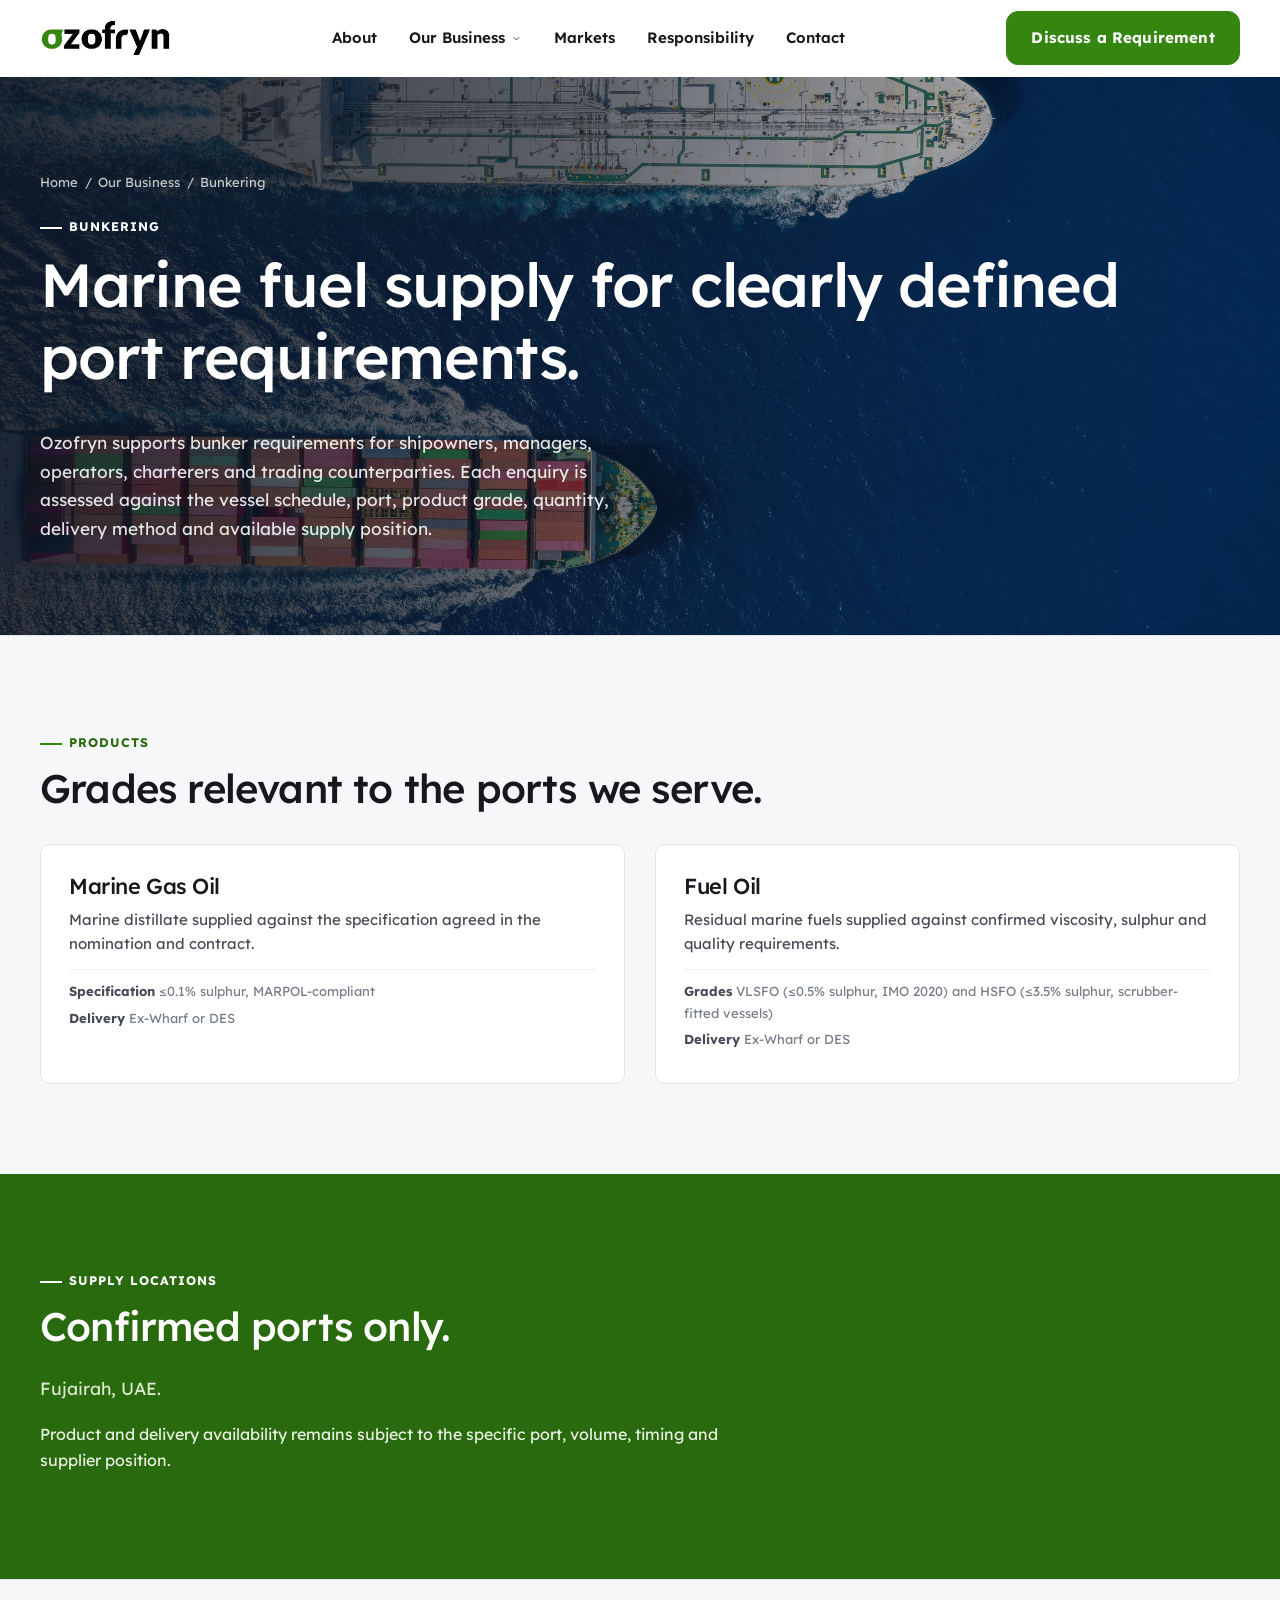
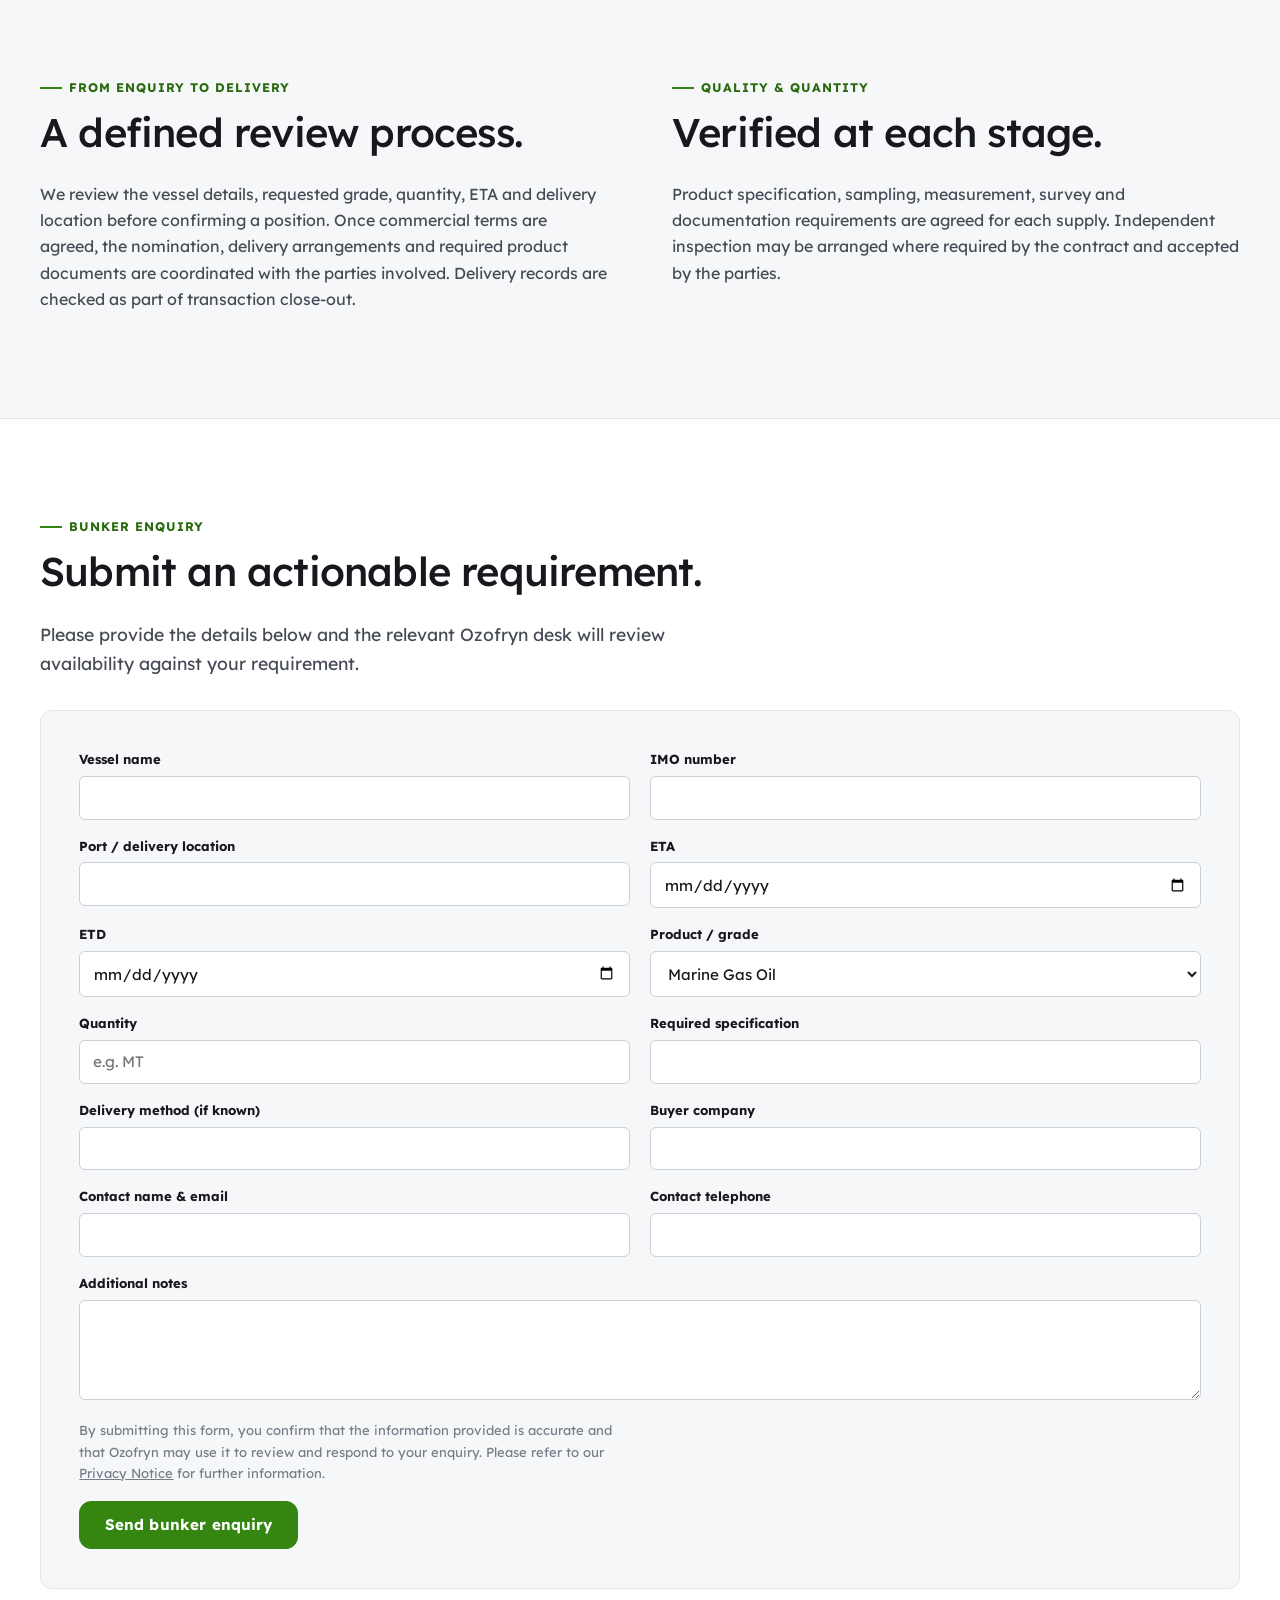
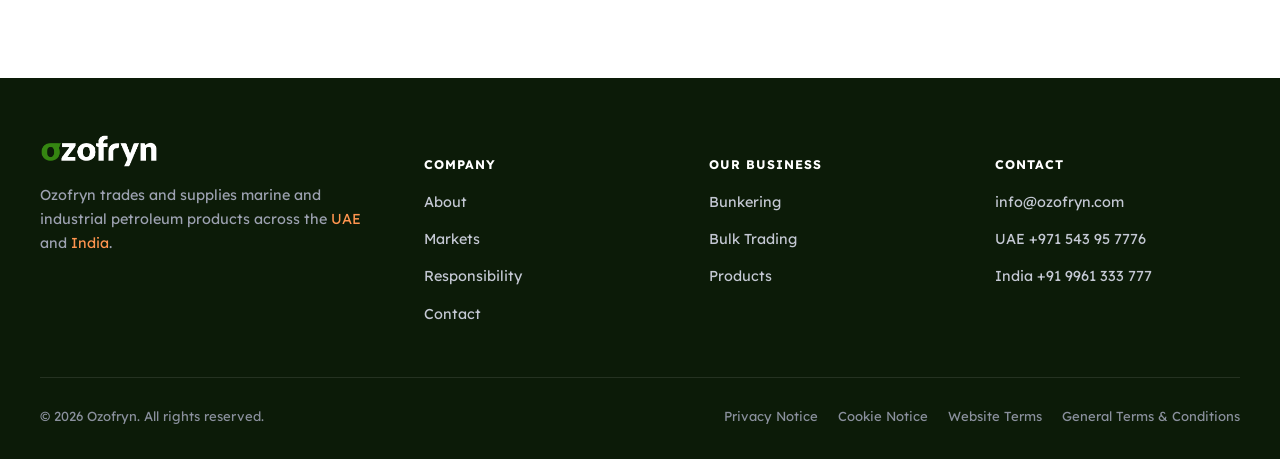
<file: bunkering.html>
<!doctype html>
<html lang="en">
<head>
<meta charset="UTF-8">
<meta name="viewport" content="width=device-width, initial-scale=1">
<title>Bunkering | Marine Fuel Supply — Ozofryn</title>
<meta name="description" content="Ozofryn supports bunker requirements for shipowners, managers, operators, charterers and trading counterparties across the UAE and India.">
<link rel="icon" href="assets/img/favicon.png">
<link rel="preconnect" href="https://fonts.googleapis.com">
<link rel="preconnect" href="https://fonts.gstatic.com" crossorigin>
<link href="https://fonts.googleapis.com/css2?family=Lexend:wght@400;500;600;700&display=swap" rel="stylesheet">
<link rel="stylesheet" href="assets/css/styles.css?v=29">
<script type="application/ld+json">
{
  "@context": "https://schema.org",
  "@type": "Organization",
  "name": "Ozofryn",
  "url": "https://ozofryn.com/",
  "logo": "https://ozofryn.com/assets/img/ozofryn-logo-on-light.png",
  "email": "info@ozofryn.com",
  "contactPoint": [
    { "@type": "ContactPoint", "telephone": "+971-543-95-7776", "contactType": "sales", "areaServed": "AE", "email": "info@ozofryn.com" },
    { "@type": "ContactPoint", "telephone": "+91-9961-333-777", "contactType": "sales", "areaServed": "IN", "email": "info@ozofryn.com" }
  ]
}
</script>
</head>
<body>
<a class="skip-link" href="#main">Skip to content</a>

<header class="nav" id="siteNav">
  <div class="container nav__bar">
    <a href="index.html" class="nav__logo" aria-label="Ozofryn — home">
      <img src="assets/img/ozofryn-logo-on-light.png?v=2" alt="Ozofryn" width="130" height="38">
    </a>
    <nav aria-label="Primary">
      <ul class="nav__links">
        <li><a href="about.html">About</a></li>
        <li class="nav__has-sub is-open">
          <a href="#" data-sub-toggle>Our Business <svg class="icon" viewBox="0 0 24 24"><path d="M6 9l6 6 6-6"/></svg></a>
          <ul class="nav__sub">
            <li><a href="bunkering.html" aria-current="page">Bunkering<span class="nav__sub-desc">Marine fuel supply</span></a></li>
            <li><a href="bulk-trading.html">Bulk Trading<span class="nav__sub-desc">Cargo &amp; parcel trading</span></a></li>
            <li><a href="products.html">Products<span class="nav__sub-desc">Technical reference</span></a></li>
          </ul>
        </li>
        <li><a href="markets.html">Markets</a></li>
        <li><a href="responsibility.html">Responsibility</a></li>
        <li><a href="contact.html">Contact</a></li>
        <li class="nav__cta"><a href="contact.html" class="btn btn-primary">Discuss a Requirement</a></li>
      </ul>
    </nav>
    <div class="nav__actions">
      <a href="contact.html" class="btn btn-primary">Discuss a Requirement</a>
      <button class="nav__toggle" aria-label="Open menu" aria-expanded="false"><span class="bar"></span><span class="bar"></span><span class="bar"></span></button>
    </div>
  </div>
</header>

<main id="main">

  <section class="page-hero page-hero--media">
    <div class="page-hero__media">
      <video autoplay muted loop playsinline poster="assets/img/bunkering-hero.jpg" aria-hidden="true">
        <source src="assets/video/bunkering-hero.mp4" type="video/mp4">
      </video>
    </div>
    <div class="page-hero__scrim" aria-hidden="true"></div>
    <div class="container">
      <div class="breadcrumb"><a href="index.html">Home</a><span>/</span><a href="index.html#business">Our Business</a><span>/</span><span>Bunkering</span></div>
      <div class="eyebrow">Bunkering</div>
      <h1>Marine fuel supply for clearly defined port requirements.</h1>
      <p class="lede">Ozofryn supports bunker requirements for shipowners, managers, operators, charterers and trading counterparties. Each enquiry is assessed against the vessel schedule, port, product grade, quantity, delivery method and available supply position.</p>
    </div>
  </section>

  <section class="alt section-border-top">
    <div class="container">
      <div class="eyebrow">Products</div>
      <h2>Grades relevant to the ports we serve.</h2>
      <div class="grid grid-2" style="margin-top:2rem;">
        <div class="product-card" data-reveal>
          <h3>Marine Gas Oil</h3>
          <p>Marine distillate supplied against the specification agreed in the nomination and contract.</p>
          <div class="product-card__meta">
            <div><b>Specification</b> ≤0.1% sulphur, MARPOL-compliant</div>
            <div><b>Delivery</b> Ex-Wharf or DES</div>
          </div>
        </div>
        <div class="product-card" data-reveal>
          <h3>Fuel Oil</h3>
          <p>Residual marine fuels supplied against confirmed viscosity, sulphur and quality requirements.</p>
          <div class="product-card__meta">
            <div><b>Grades</b> VLSFO (≤0.5% sulphur, IMO 2020) and HSFO (≤3.5% sulphur, scrubber-fitted vessels)</div>
            <div><b>Delivery</b> Ex-Wharf or DES</div>
          </div>
        </div>
      </div>
    </div>
  </section>

  <section class="band-accent">
    <div class="container">
      <div class="eyebrow">Supply locations</div>
      <h2>Confirmed ports only.</h2>
      <p class="lede">Fujairah, UAE.</p>
      <p>Product and delivery availability remains subject to the specific port, volume, timing and supplier position.</p>
    </div>
  </section>

  <section class="alt section-border-top">
    <div class="container two-col">
      <div data-reveal>
        <div class="eyebrow">From enquiry to delivery</div>
        <h2>A defined review process.</h2>
        <p>We review the vessel details, requested grade, quantity, ETA and delivery location before confirming a position. Once commercial terms are agreed, the nomination, delivery arrangements and required product documents are coordinated with the parties involved. Delivery records are checked as part of transaction close-out.</p>
      </div>
      <div data-reveal>
        <div class="eyebrow">Quality &amp; quantity</div>
        <h2>Verified at each stage.</h2>
        <p>Product specification, sampling, measurement, survey and documentation requirements are agreed for each supply. Independent inspection may be arranged where required by the contract and accepted by the parties.</p>
      </div>
    </div>
  </section>

  <section class="section-border-top" id="enquiry">
    <div class="container">
      <div class="eyebrow">Bunker enquiry</div>
      <h2>Submit an actionable requirement.</h2>
      <p class="lede">Please provide the details below and the relevant Ozofryn desk will review availability against your requirement.</p>

      <form class="enquiry" data-endpoint="https://formsubmit.co/ajax/trade@ozofryn.com" style="margin-top:2rem;">
        <input type="hidden" name="_subject" value="New bunkering enquiry — Ozofryn website">
        <input type="text" name="_honey" style="display:none" tabindex="-1" autocomplete="off">
        <div class="form-fields">
          <div class="form-grid">
            <div class="field"><label for="b-vessel">Vessel name</label><input id="b-vessel" name="vessel" type="text" required></div>
            <div class="field"><label for="b-imo">IMO number</label><input id="b-imo" name="imo" type="text" required></div>
            <div class="field"><label for="b-port">Port / delivery location</label><input id="b-port" name="port" type="text" required></div>
            <div class="field"><label for="b-eta">ETA</label><input id="b-eta" name="eta" type="date"></div>
            <div class="field"><label for="b-etd">ETD</label><input id="b-etd" name="etd" type="date"></div>
            <div class="field">
              <label for="b-grade">Product / grade</label>
              <select id="b-grade" name="grade">
                <option>Marine Gas Oil</option>
                <option>Fuel Oil</option>
                <option>Other — specify in notes</option>
              </select>
            </div>
            <div class="field"><label for="b-qty">Quantity</label><input id="b-qty" name="quantity" type="text" placeholder="e.g. MT"></div>
            <div class="field"><label for="b-spec">Required specification</label><input id="b-spec" name="specification" type="text"></div>
            <div class="field"><label for="b-mode">Delivery method (if known)</label><input id="b-mode" name="delivery_mode" type="text"></div>
            <div class="field"><label for="b-buyer">Buyer company</label><input id="b-buyer" name="buyer" type="text" required></div>
            <div class="field"><label for="b-contact">Contact name &amp; email</label><input id="b-contact" name="contact" type="text" required></div>
            <div class="field"><label for="b-phone">Contact telephone</label><input id="b-phone" name="phone" type="tel"></div>
            <div class="field full"><label for="b-notes">Additional notes</label><textarea id="b-notes" name="notes"></textarea></div>
          </div>
          <p class="form-consent">By submitting this form, you confirm that the information provided is accurate and that Ozofryn may use it to review and respond to your enquiry. Please refer to our <a href="privacy-notice.html">Privacy Notice</a> for further information.</p>
          <button type="submit" class="btn btn-primary" style="margin-top:1rem;">Send bunker enquiry</button>
          <p class="form-error-msg">
            <svg viewBox="0 0 24 24" stroke="currentColor" stroke-width="1.6" fill="none"><circle cx="12" cy="12" r="9"/><path d="M12 8v5M12 16h.01"/></svg>
            <span>Something went wrong sending this — please try again, or email <a href="mailto:trade@ozofryn.com" style="color:inherit;">trade@ozofryn.com</a> directly.</span>
          </p>
        </div>
        <div class="form-success">
          <svg viewBox="0 0 24 24" stroke="currentColor" stroke-width="1.6" fill="none"><circle cx="12" cy="12" r="9"/><path d="M8 12l3 3 5-6"/></svg>
          <h3>Enquiry received</h3>
          <p>The bunkering desk will review your requirement and respond directly.</p>
        </div>
      </form>
    </div>
  </section>

</main>

<footer class="footer">
  <div class="container">
    <div class="footer__top">
      <div>
        <img class="footer__logo" src="assets/img/ozofryn-logo-on-dark.png?v=2" alt="Ozofryn">
        <p>Ozofryn trades and supplies marine and industrial petroleum products across the <span class="text-accent-on-dark">UAE</span> and <span class="text-accent-on-dark">India</span>.</p>
      </div>
      <div>
        <h5>Company</h5>
        <ul>
          <li><a href="about.html">About</a></li>
          <li><a href="markets.html">Markets</a></li>
          <li><a href="responsibility.html">Responsibility</a></li>
          <li><a href="contact.html">Contact</a></li>
        </ul>
      </div>
      <div>
        <h5>Our business</h5>
        <ul>
          <li><a href="bunkering.html">Bunkering</a></li>
          <li><a href="bulk-trading.html">Bulk Trading</a></li>
          <li><a href="products.html">Products</a></li>
        </ul>
      </div>
      <div>
        <h5>Contact</h5>
        <ul>
          <li><a href="mailto:info@ozofryn.com">info@ozofryn.com</a></li>
          <li><a href="tel:+9715439577776">UAE +971 543 95 7776</a></li>
          <li><a href="tel:+919961333777">India +91 9961 333 777</a></li>
        </ul>
      </div>
    </div>
    <div class="footer__bottom">
      <div>&copy; <span data-year></span> Ozofryn. All rights reserved.</div>
      <div class="footer__legal-links">
        <a href="privacy-notice.html">Privacy Notice</a>
        <a href="cookie-notice.html">Cookie Notice</a>
        <a href="website-terms.html">Website Terms</a>
        <a href="general-terms.html">General Terms &amp; Conditions</a>
      </div>
    </div>
  </div>
</footer>

<script src="assets/js/main.js?v=3"></script>
</body>
</html>
</file>
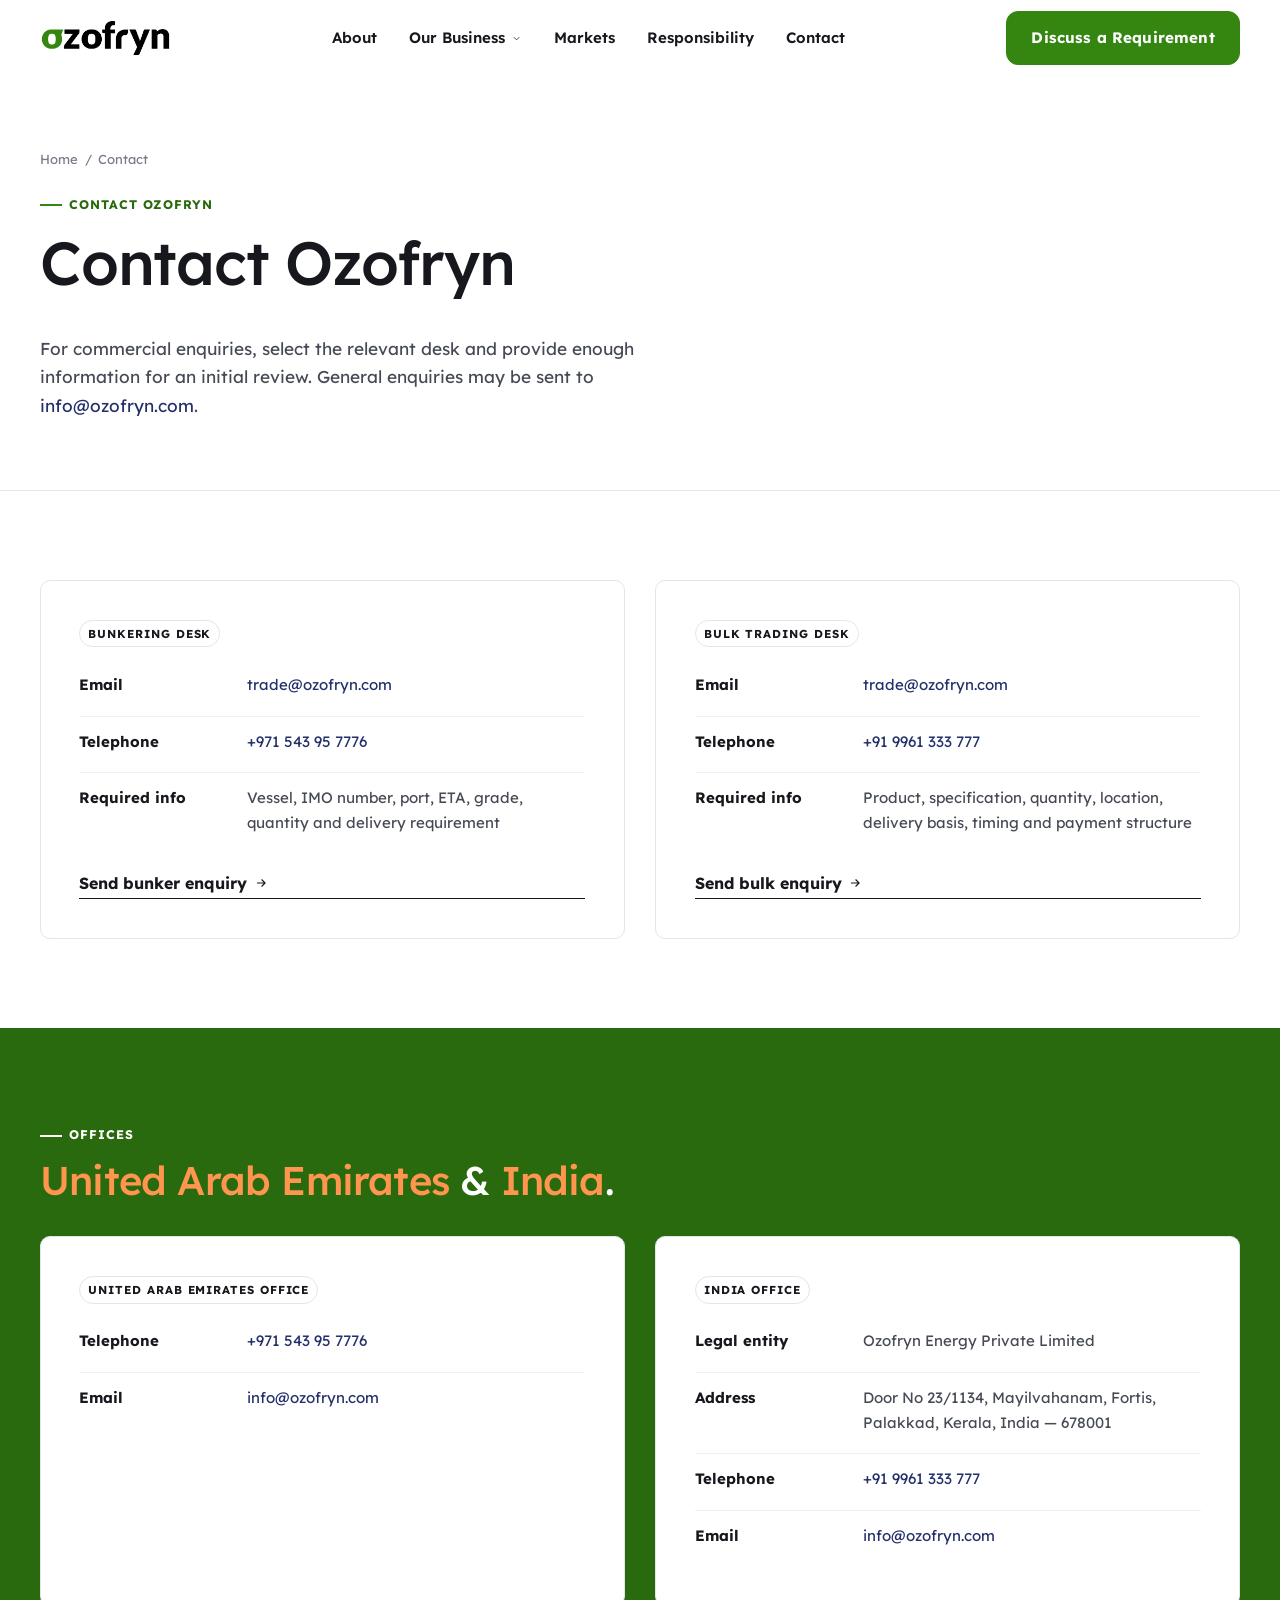
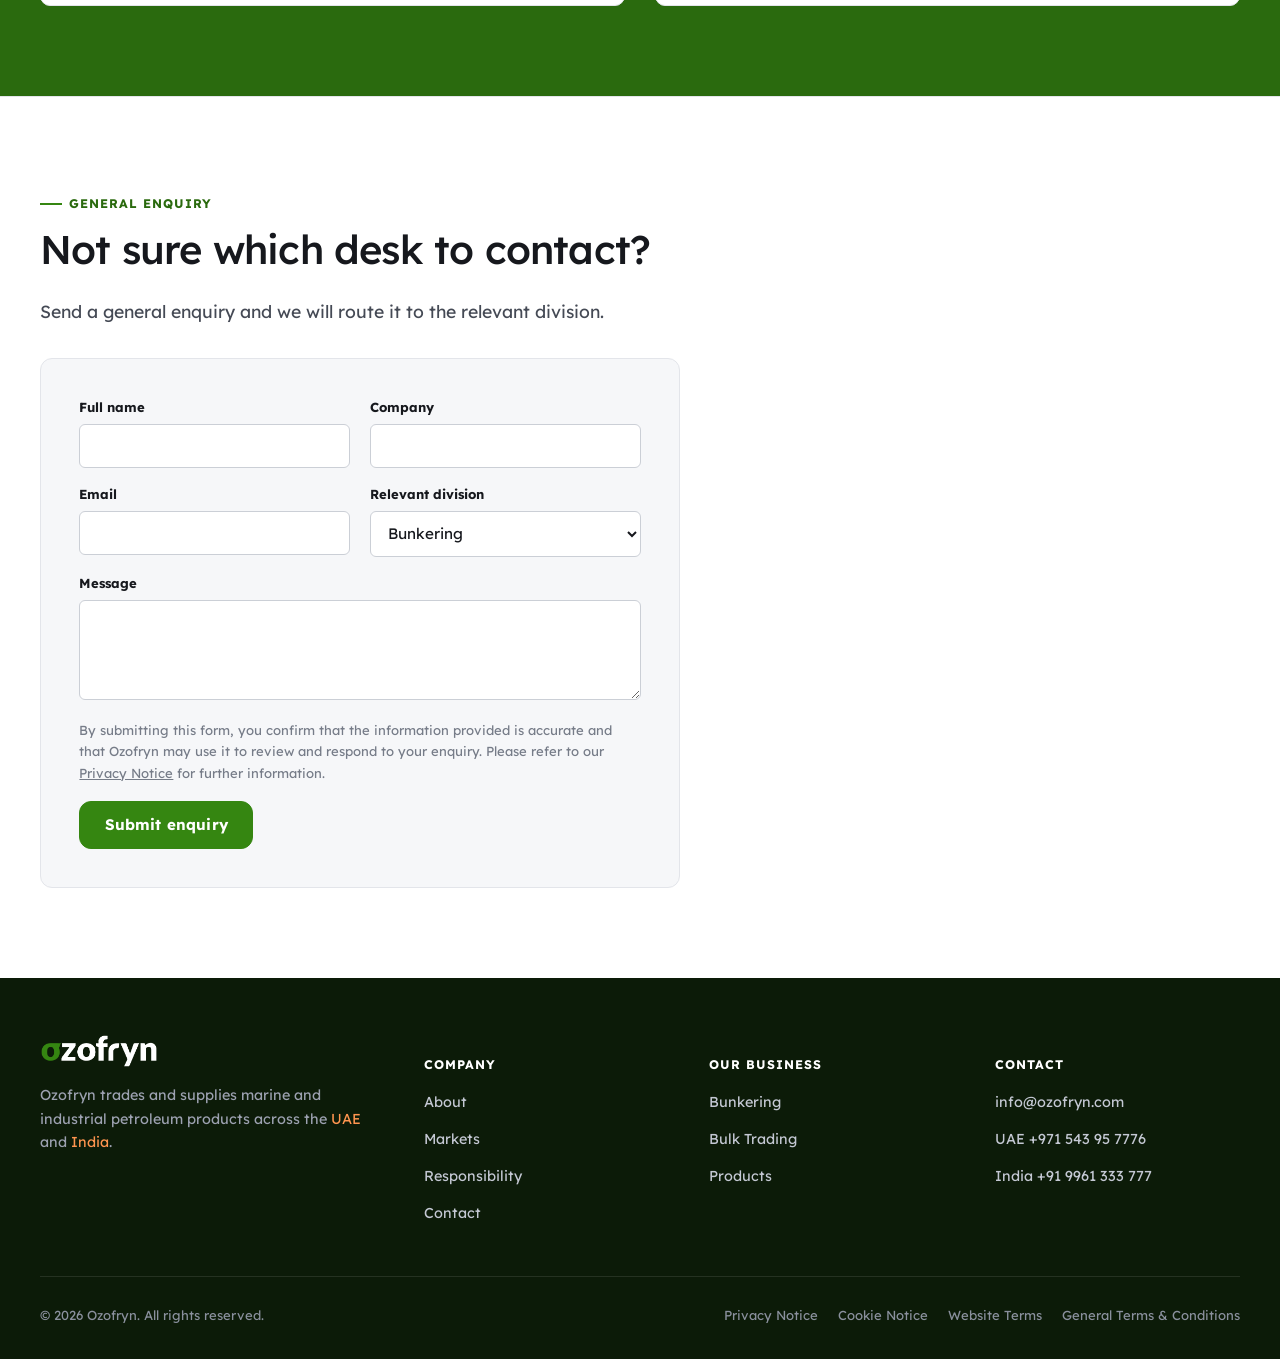
<file: contact.html>
<!doctype html>
<html lang="en">
<head>
<meta charset="UTF-8">
<meta name="viewport" content="width=device-width, initial-scale=1">
<title>Contact Ozofryn | UAE &amp; India Trading Desks</title>
<meta name="description" content="Contact the Ozofryn bunkering desk, bulk trading desk, or UAE and India offices directly.">
<link rel="icon" href="assets/img/favicon.png">
<link rel="preconnect" href="https://fonts.googleapis.com">
<link rel="preconnect" href="https://fonts.gstatic.com" crossorigin>
<link href="https://fonts.googleapis.com/css2?family=Lexend:wght@400;500;600;700&display=swap" rel="stylesheet">
<link rel="stylesheet" href="assets/css/styles.css?v=29">
<script type="application/ld+json">
{
  "@context": "https://schema.org",
  "@type": "Organization",
  "name": "Ozofryn",
  "url": "https://ozofryn.com/",
  "logo": "https://ozofryn.com/assets/img/ozofryn-logo-on-light.png",
  "email": "info@ozofryn.com",
  "contactPoint": [
    { "@type": "ContactPoint", "telephone": "+971-543-95-7776", "contactType": "sales", "areaServed": "AE", "email": "info@ozofryn.com" },
    { "@type": "ContactPoint", "telephone": "+91-9961-333-777", "contactType": "sales", "areaServed": "IN", "email": "info@ozofryn.com" }
  ]
}
</script>
</head>
<body>
<a class="skip-link" href="#main">Skip to content</a>

<header class="nav" id="siteNav">
  <div class="container nav__bar">
    <a href="index.html" class="nav__logo" aria-label="Ozofryn — home">
      <img src="assets/img/ozofryn-logo-on-light.png?v=2" alt="Ozofryn" width="130" height="38">
    </a>
    <nav aria-label="Primary">
      <ul class="nav__links">
        <li><a href="about.html">About</a></li>
        <li class="nav__has-sub">
          <a href="#" data-sub-toggle>Our Business <svg class="icon" viewBox="0 0 24 24"><path d="M6 9l6 6 6-6"/></svg></a>
          <ul class="nav__sub">
            <li><a href="bunkering.html">Bunkering<span class="nav__sub-desc">Marine fuel supply</span></a></li>
            <li><a href="bulk-trading.html">Bulk Trading<span class="nav__sub-desc">Cargo &amp; parcel trading</span></a></li>
            <li><a href="products.html">Products<span class="nav__sub-desc">Technical reference</span></a></li>
          </ul>
        </li>
        <li><a href="markets.html">Markets</a></li>
        <li><a href="responsibility.html">Responsibility</a></li>
        <li><a href="contact.html" aria-current="page">Contact</a></li>
        <li class="nav__cta"><a href="contact.html" class="btn btn-primary">Discuss a Requirement</a></li>
      </ul>
    </nav>
    <div class="nav__actions">
      <a href="contact.html" class="btn btn-primary">Discuss a Requirement</a>
      <button class="nav__toggle" aria-label="Open menu" aria-expanded="false"><span class="bar"></span><span class="bar"></span><span class="bar"></span></button>
    </div>
  </div>
</header>

<main id="main">

  <section class="page-hero">
    <div class="container">
      <div class="breadcrumb"><a href="index.html">Home</a><span>/</span><span>Contact</span></div>
      <div class="eyebrow">Contact Ozofryn</div>
      <h1>Contact Ozofryn</h1>
      <p class="lede">For commercial enquiries, select the relevant desk and provide enough information for an initial review. General enquiries may be sent to <a href="mailto:info@ozofryn.com">info@ozofryn.com</a>.</p>
    </div>
  </section>

  <section>
    <div class="container">
      <div class="grid grid-2">
        <div class="division-card" data-reveal>
          <span class="division-card__tag">Bunkering desk</span>
          <ul class="fact-list">
            <li><b class="k">Email</b><span><a href="mailto:trade@ozofryn.com">trade@ozofryn.com</a></span></li>
            <li><b class="k">Telephone</b><span><a href="tel:+9715439577776">+971 543 95 7776</a></span></li>
            <li><b class="k">Required info</b><span>Vessel, IMO number, port, ETA, grade, quantity and delivery requirement</span></li>
          </ul>
          <a href="bunkering.html#enquiry" class="text-link" style="margin-top:1rem;">Send bunker enquiry <svg viewBox="0 0 24 24" stroke="currentColor" stroke-width="2" fill="none"><path d="M5 12h14M13 6l6 6-6 6"/></svg></a>
        </div>
        <div class="division-card" data-reveal>
          <span class="division-card__tag">Bulk trading desk</span>
          <ul class="fact-list">
            <li><b class="k">Email</b><span><a href="mailto:trade@ozofryn.com">trade@ozofryn.com</a></span></li>
            <li><b class="k">Telephone</b><span><a href="tel:+919961333777">+91 9961 333 777</a></span></li>
            <li><b class="k">Required info</b><span>Product, specification, quantity, location, delivery basis, timing and payment structure</span></li>
          </ul>
          <a href="bulk-trading.html#enquiry" class="text-link" style="margin-top:1rem;">Send bulk enquiry <svg viewBox="0 0 24 24" stroke="currentColor" stroke-width="2" fill="none"><path d="M5 12h14M13 6l6 6-6 6"/></svg></a>
        </div>
      </div>
    </div>
  </section>

  <section class="band-accent" id="offices">
    <div class="container">
      <div class="eyebrow">Offices</div>
      <h2><span class="text-accent-on-dark">United Arab Emirates</span> &amp; <span class="text-accent-on-dark">India</span>.</h2>
      <div class="grid grid-2" style="margin-top:2rem;">
        <div class="division-card" data-reveal>
          <span class="division-card__tag">United Arab Emirates office</span>
          <ul class="fact-list">
            <li><b class="k">Telephone</b><span><a href="tel:+9715439577776">+971 543 95 7776</a></span></li>
            <li><b class="k">Email</b><span><a href="mailto:info@ozofryn.com">info@ozofryn.com</a></span></li>
          </ul>
        </div>
        <div class="division-card" data-reveal>
          <span class="division-card__tag">India office</span>
          <ul class="fact-list">
            <li><b class="k">Legal entity</b><span>Ozofryn Energy Private Limited</span></li>
            <li><b class="k">Address</b><span>Door No 23/1134, Mayilvahanam, Fortis, Palakkad, Kerala, India — 678001</span></li>
            <li><b class="k">Telephone</b><span><a href="tel:+919961333777">+91 9961 333 777</a></span></li>
            <li><b class="k">Email</b><span><a href="mailto:info@ozofryn.com">info@ozofryn.com</a></span></li>
          </ul>
        </div>
      </div>
    </div>
  </section>

  <section class="section-border-top">
    <div class="container">
      <div class="eyebrow">General enquiry</div>
      <h2>Not sure which desk to contact?</h2>
      <p class="lede">Send a general enquiry and we will route it to the relevant division.</p>

      <form class="enquiry" data-endpoint="https://formsubmit.co/ajax/info@ozofryn.com" style="margin-top:2rem; max-width:640px;">
        <input type="hidden" name="_subject" value="New general enquiry — Ozofryn website">
        <input type="text" name="_honey" style="display:none" tabindex="-1" autocomplete="off">
        <div class="form-fields">
          <div class="form-grid">
            <div class="field"><label for="g-name">Full name</label><input id="g-name" name="name" type="text" required></div>
            <div class="field"><label for="g-company">Company</label><input id="g-company" name="company" type="text" required></div>
            <div class="field"><label for="g-email">Email</label><input id="g-email" name="email" type="email" required></div>
            <div class="field">
              <label for="g-division">Relevant division</label>
              <select id="g-division" name="division">
                <option>Bunkering</option>
                <option>Bulk Trading</option>
                <option>Not sure</option>
              </select>
            </div>
            <div class="field full"><label for="g-message">Message</label><textarea id="g-message" name="message" required></textarea></div>
          </div>
          <p class="form-consent">By submitting this form, you confirm that the information provided is accurate and that Ozofryn may use it to review and respond to your enquiry. Please refer to our <a href="privacy-notice.html">Privacy Notice</a> for further information.</p>
          <button type="submit" class="btn btn-primary" style="margin-top:1rem;">Submit enquiry</button>
          <p class="form-error-msg">
            <svg viewBox="0 0 24 24" stroke="currentColor" stroke-width="1.6" fill="none"><circle cx="12" cy="12" r="9"/><path d="M12 8v5M12 16h.01"/></svg>
            <span>Something went wrong sending this — please try again, or email <a href="mailto:info@ozofryn.com" style="color:inherit;">info@ozofryn.com</a> directly.</span>
          </p>
        </div>
        <div class="form-success">
          <svg viewBox="0 0 24 24" stroke="currentColor" stroke-width="1.6" fill="none"><circle cx="12" cy="12" r="9"/><path d="M8 12l3 3 5-6"/></svg>
          <h3>Enquiry received</h3>
          <p>Ozofryn will route your enquiry to the relevant desk and respond directly.</p>
        </div>
      </form>
    </div>
  </section>

</main>

<footer class="footer">
  <div class="container">
    <div class="footer__top">
      <div>
        <img class="footer__logo" src="assets/img/ozofryn-logo-on-dark.png?v=2" alt="Ozofryn">
        <p>Ozofryn trades and supplies marine and industrial petroleum products across the <span class="text-accent-on-dark">UAE</span> and <span class="text-accent-on-dark">India</span>.</p>
      </div>
      <div>
        <h5>Company</h5>
        <ul>
          <li><a href="about.html">About</a></li>
          <li><a href="markets.html">Markets</a></li>
          <li><a href="responsibility.html">Responsibility</a></li>
          <li><a href="contact.html">Contact</a></li>
        </ul>
      </div>
      <div>
        <h5>Our business</h5>
        <ul>
          <li><a href="bunkering.html">Bunkering</a></li>
          <li><a href="bulk-trading.html">Bulk Trading</a></li>
          <li><a href="products.html">Products</a></li>
        </ul>
      </div>
      <div>
        <h5>Contact</h5>
        <ul>
          <li><a href="mailto:info@ozofryn.com">info@ozofryn.com</a></li>
          <li><a href="tel:+9715439577776">UAE +971 543 95 7776</a></li>
          <li><a href="tel:+919961333777">India +91 9961 333 777</a></li>
        </ul>
      </div>
    </div>
    <div class="footer__bottom">
      <div>&copy; <span data-year></span> Ozofryn. All rights reserved.</div>
      <div class="footer__legal-links">
        <a href="privacy-notice.html">Privacy Notice</a>
        <a href="cookie-notice.html">Cookie Notice</a>
        <a href="website-terms.html">Website Terms</a>
        <a href="general-terms.html">General Terms &amp; Conditions</a>
      </div>
    </div>
  </div>
</footer>

<script src="assets/js/main.js?v=3"></script>
</body>
</html>
</file>
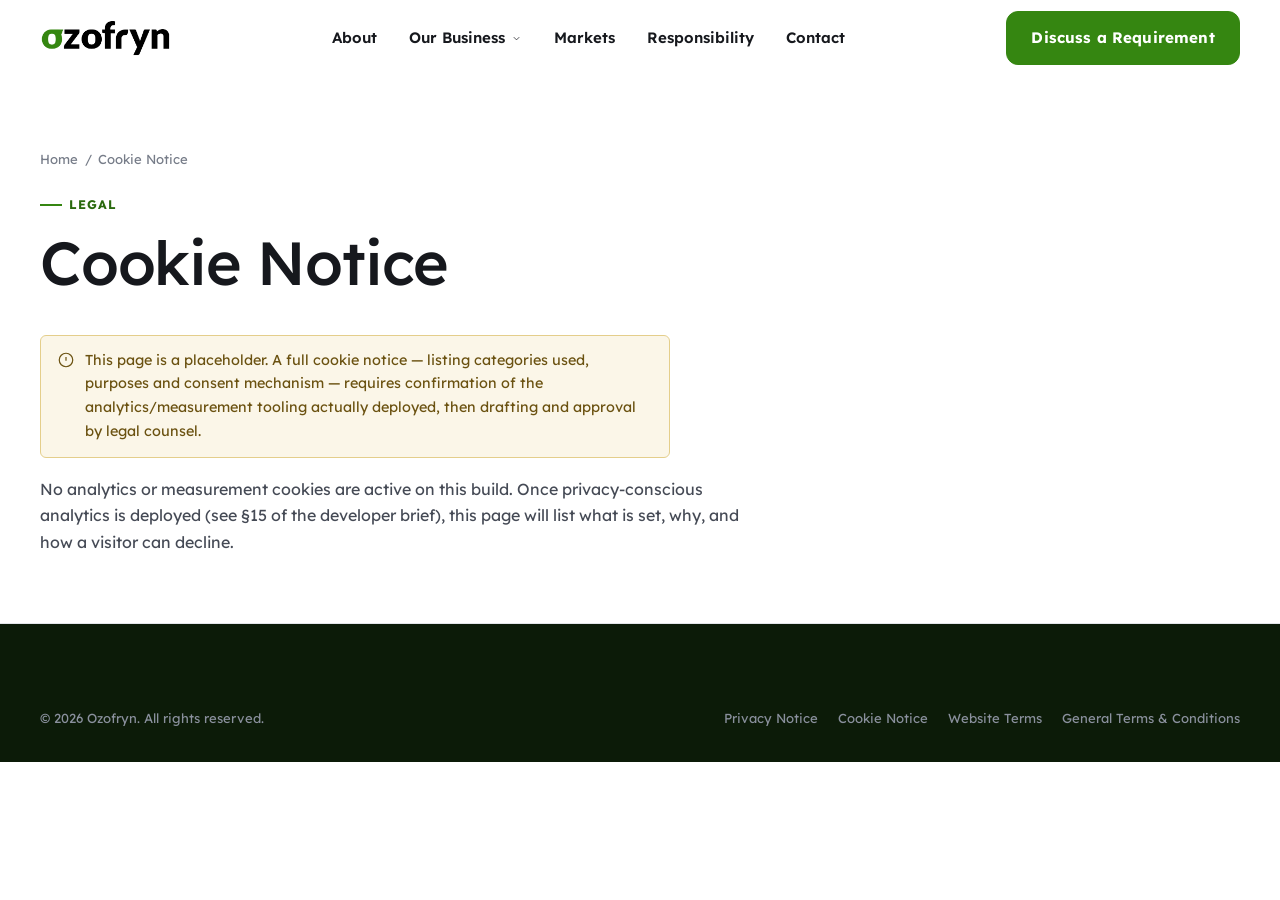
<file: cookie-notice.html>
<!doctype html>
<html lang="en">
<head>
<meta charset="UTF-8">
<meta name="viewport" content="width=device-width, initial-scale=1">
<title>Cookie Notice — Ozofryn</title>
<meta name="description" content="How Ozofryn uses cookies and similar technologies on this website.">
<meta name="robots" content="noindex">
<link rel="icon" href="assets/img/favicon.png">
<link rel="preconnect" href="https://fonts.googleapis.com">
<link rel="preconnect" href="https://fonts.gstatic.com" crossorigin>
<link href="https://fonts.googleapis.com/css2?family=Lexend:wght@400;500;600;700&display=swap" rel="stylesheet">
<link rel="stylesheet" href="assets/css/styles.css?v=29">
</head>
<body>
<a class="skip-link" href="#main">Skip to content</a>

<header class="nav" id="siteNav">
  <div class="container nav__bar">
    <a href="index.html" class="nav__logo" aria-label="Ozofryn — home">
      <img src="assets/img/ozofryn-logo-on-light.png?v=2" alt="Ozofryn" width="130" height="38">
    </a>
    <nav aria-label="Primary">
      <ul class="nav__links">
        <li><a href="about.html">About</a></li>
        <li class="nav__has-sub">
          <a href="#" data-sub-toggle>Our Business <svg class="icon" viewBox="0 0 24 24"><path d="M6 9l6 6 6-6"/></svg></a>
          <ul class="nav__sub">
            <li><a href="bunkering.html">Bunkering<span class="nav__sub-desc">Marine fuel supply</span></a></li>
            <li><a href="bulk-trading.html">Bulk Trading<span class="nav__sub-desc">Cargo &amp; parcel trading</span></a></li>
            <li><a href="products.html">Products<span class="nav__sub-desc">Technical reference</span></a></li>
          </ul>
        </li>
        <li><a href="markets.html">Markets</a></li>
        <li><a href="responsibility.html">Responsibility</a></li>
        <li><a href="contact.html">Contact</a></li>
        <li class="nav__cta"><a href="contact.html" class="btn btn-primary">Discuss a Requirement</a></li>
      </ul>
    </nav>
    <div class="nav__actions">
      <a href="contact.html" class="btn btn-primary">Discuss a Requirement</a>
      <button class="nav__toggle" aria-label="Open menu" aria-expanded="false"><span class="bar"></span><span class="bar"></span><span class="bar"></span></button>
    </div>
  </div>
</header>

<main id="main">
  <section class="page-hero">
    <div class="container">
      <div class="breadcrumb"><a href="index.html">Home</a><span>/</span><span>Cookie Notice</span></div>
      <div class="eyebrow">Legal</div>
      <h1>Cookie Notice</h1>
      <p class="tbc-note">
        <svg viewBox="0 0 24 24" stroke="currentColor" stroke-width="1.6" fill="none"><circle cx="12" cy="12" r="9"/><path d="M12 8v5M12 16h.01"/></svg>
        <span>This page is a placeholder. A full cookie notice — listing categories used, purposes and consent mechanism — requires confirmation of the analytics/measurement tooling actually deployed, then drafting and approval by legal counsel.</span>
      </p>
      <p>No analytics or measurement cookies are active on this build. Once privacy-conscious analytics is deployed (see §15 of the developer brief), this page will list what is set, why, and how a visitor can decline.</p>
    </div>
  </section>
</main>

<footer class="footer">
  <div class="container">
    <div class="footer__bottom" style="border-top:none;">
      <div>&copy; <span data-year></span> Ozofryn. All rights reserved.</div>
      <div class="footer__legal-links">
        <a href="privacy-notice.html">Privacy Notice</a>
        <a href="cookie-notice.html">Cookie Notice</a>
        <a href="website-terms.html">Website Terms</a>
        <a href="general-terms.html">General Terms &amp; Conditions</a>
      </div>
    </div>
  </div>
</footer>

<script src="assets/js/main.js?v=3"></script>
</body>
</html>
</file>
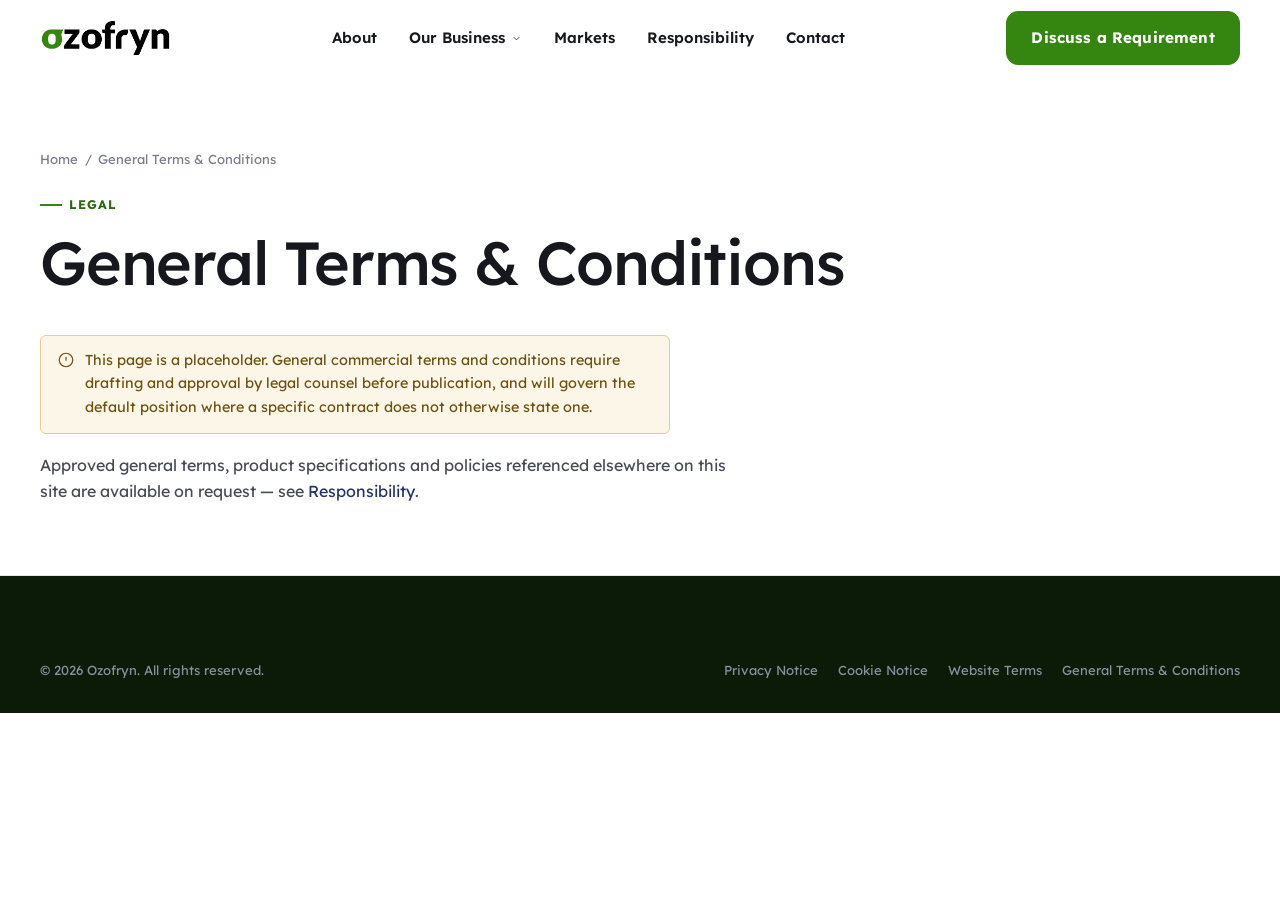
<file: general-terms.html>
<!doctype html>
<html lang="en">
<head>
<meta charset="UTF-8">
<meta name="viewport" content="width=device-width, initial-scale=1">
<title>General Terms &amp; Conditions — Ozofryn</title>
<meta name="description" content="General commercial terms and conditions applicable to transactions with Ozofryn.">
<meta name="robots" content="noindex">
<link rel="icon" href="assets/img/favicon.png">
<link rel="preconnect" href="https://fonts.googleapis.com">
<link rel="preconnect" href="https://fonts.gstatic.com" crossorigin>
<link href="https://fonts.googleapis.com/css2?family=Lexend:wght@400;500;600;700&display=swap" rel="stylesheet">
<link rel="stylesheet" href="assets/css/styles.css?v=29">
</head>
<body>
<a class="skip-link" href="#main">Skip to content</a>

<header class="nav" id="siteNav">
  <div class="container nav__bar">
    <a href="index.html" class="nav__logo" aria-label="Ozofryn — home">
      <img src="assets/img/ozofryn-logo-on-light.png?v=2" alt="Ozofryn" width="130" height="38">
    </a>
    <nav aria-label="Primary">
      <ul class="nav__links">
        <li><a href="about.html">About</a></li>
        <li class="nav__has-sub">
          <a href="#" data-sub-toggle>Our Business <svg class="icon" viewBox="0 0 24 24"><path d="M6 9l6 6 6-6"/></svg></a>
          <ul class="nav__sub">
            <li><a href="bunkering.html">Bunkering<span class="nav__sub-desc">Marine fuel supply</span></a></li>
            <li><a href="bulk-trading.html">Bulk Trading<span class="nav__sub-desc">Cargo &amp; parcel trading</span></a></li>
            <li><a href="products.html">Products<span class="nav__sub-desc">Technical reference</span></a></li>
          </ul>
        </li>
        <li><a href="markets.html">Markets</a></li>
        <li><a href="responsibility.html">Responsibility</a></li>
        <li><a href="contact.html">Contact</a></li>
        <li class="nav__cta"><a href="contact.html" class="btn btn-primary">Discuss a Requirement</a></li>
      </ul>
    </nav>
    <div class="nav__actions">
      <a href="contact.html" class="btn btn-primary">Discuss a Requirement</a>
      <button class="nav__toggle" aria-label="Open menu" aria-expanded="false"><span class="bar"></span><span class="bar"></span><span class="bar"></span></button>
    </div>
  </div>
</header>

<main id="main">
  <section class="page-hero">
    <div class="container">
      <div class="breadcrumb"><a href="index.html">Home</a><span>/</span><span>General Terms &amp; Conditions</span></div>
      <div class="eyebrow">Legal</div>
      <h1>General Terms &amp; Conditions</h1>
      <p class="tbc-note">
        <svg viewBox="0 0 24 24" stroke="currentColor" stroke-width="1.6" fill="none"><circle cx="12" cy="12" r="9"/><path d="M12 8v5M12 16h.01"/></svg>
        <span>This page is a placeholder. General commercial terms and conditions require drafting and approval by legal counsel before publication, and will govern the default position where a specific contract does not otherwise state one.</span>
      </p>
      <p>Approved general terms, product specifications and policies referenced elsewhere on this site are available on request — see <a href="responsibility.html" class="text-link" style="border:none; font-weight:400; color:var(--link);">Responsibility</a>.</p>
    </div>
  </section>
</main>

<footer class="footer">
  <div class="container">
    <div class="footer__bottom" style="border-top:none;">
      <div>&copy; <span data-year></span> Ozofryn. All rights reserved.</div>
      <div class="footer__legal-links">
        <a href="privacy-notice.html">Privacy Notice</a>
        <a href="cookie-notice.html">Cookie Notice</a>
        <a href="website-terms.html">Website Terms</a>
        <a href="general-terms.html">General Terms &amp; Conditions</a>
      </div>
    </div>
  </div>
</footer>

<script src="assets/js/main.js?v=3"></script>
</body>
</html>
</file>
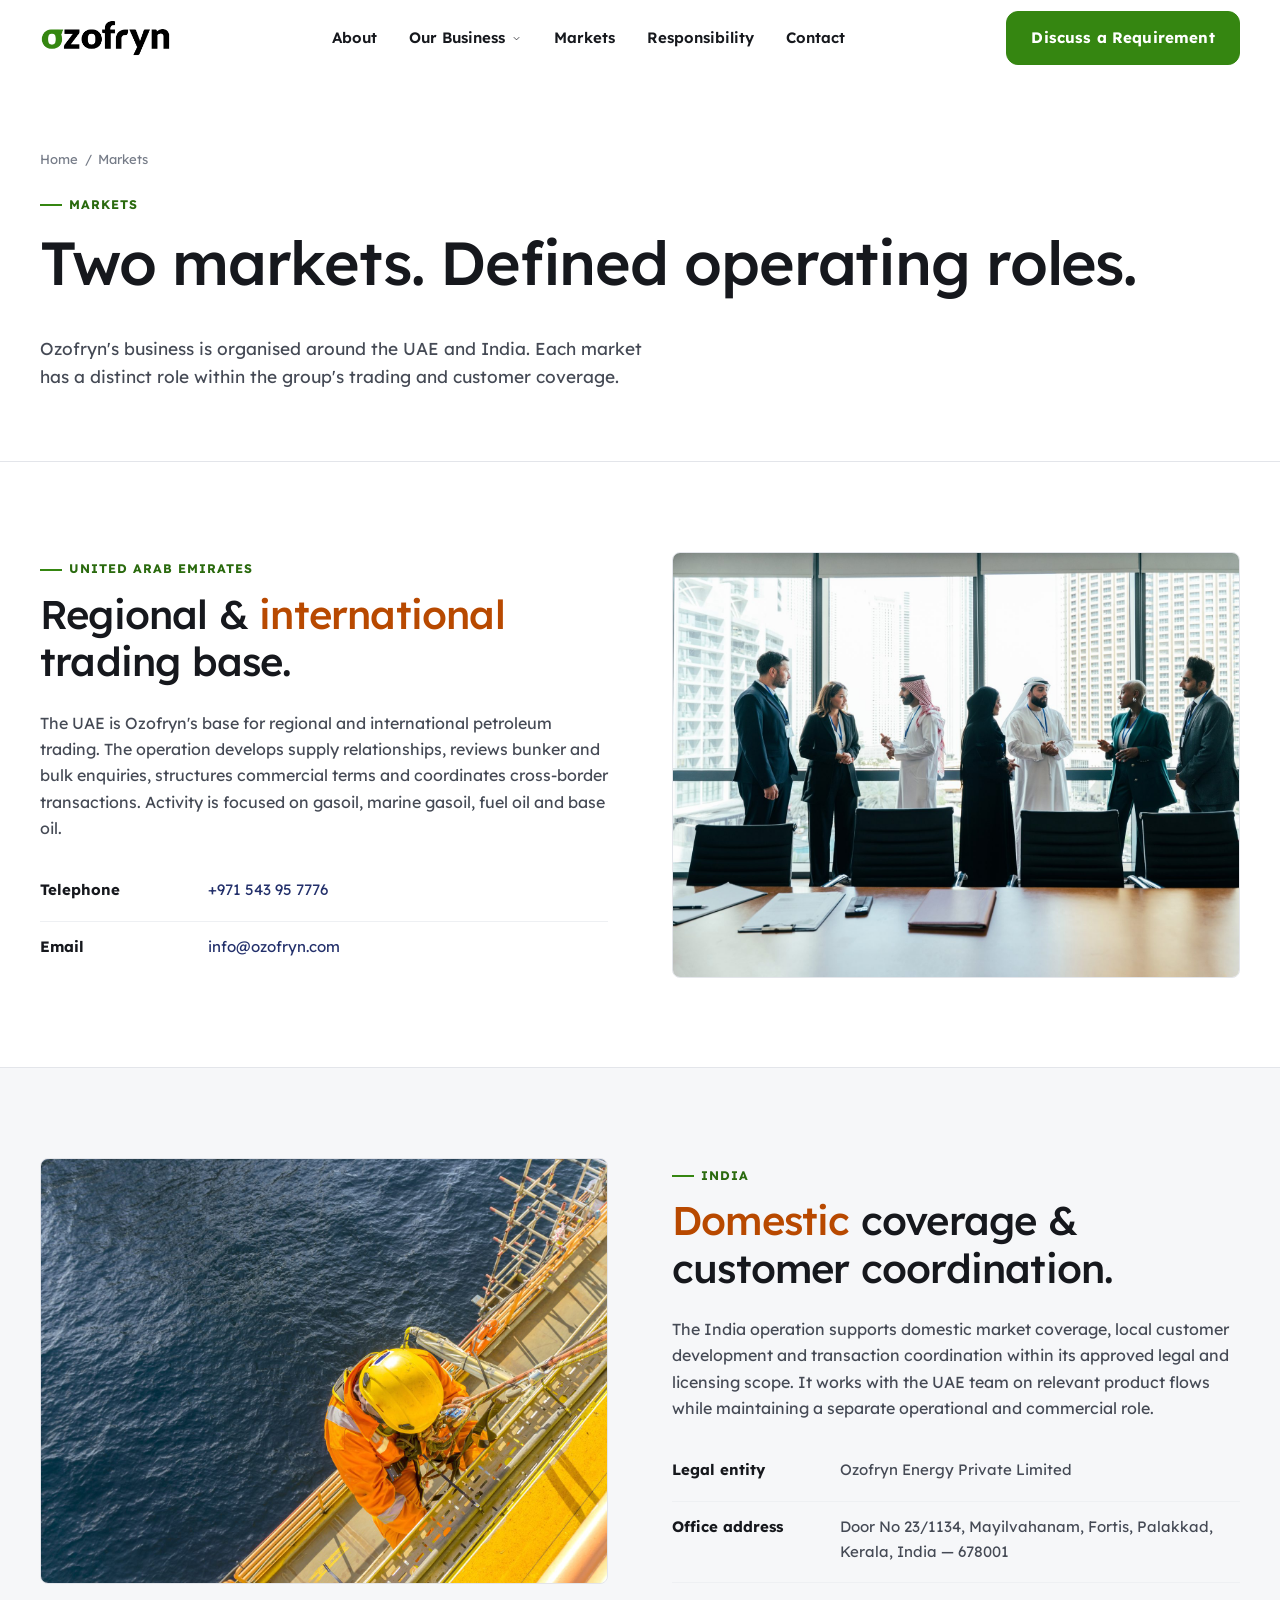
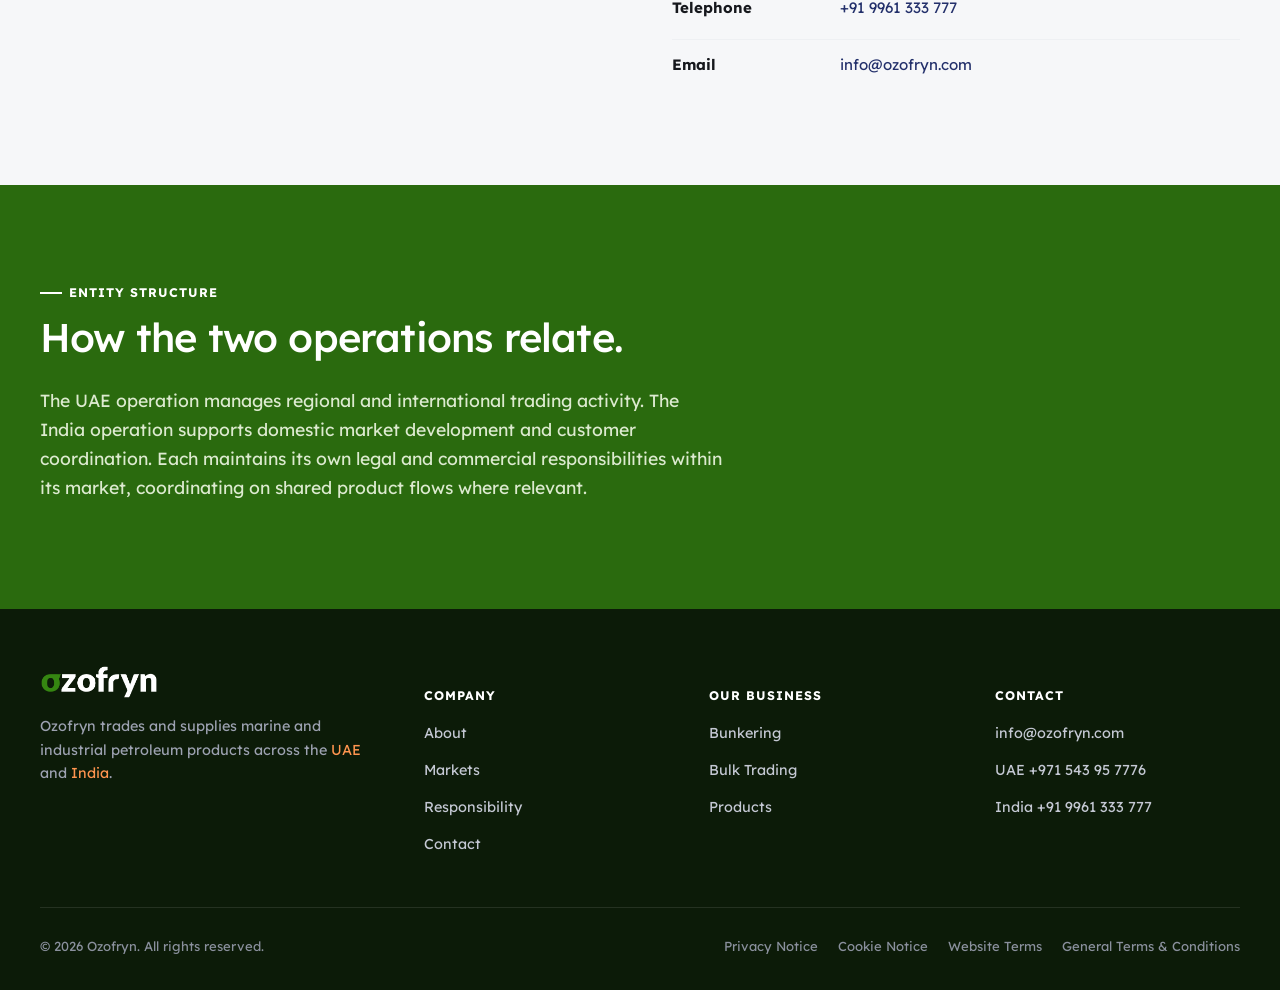
<file: markets.html>
<!doctype html>
<html lang="en">
<head>
<meta charset="UTF-8">
<meta name="viewport" content="width=device-width, initial-scale=1">
<title>Markets | UAE &amp; India Operating Footprint — Ozofryn</title>
<meta name="description" content="Ozofryn's business is organised around the UAE and India, each with a distinct role within the group's trading and customer coverage.">
<link rel="icon" href="assets/img/favicon.png">
<link rel="preconnect" href="https://fonts.googleapis.com">
<link rel="preconnect" href="https://fonts.gstatic.com" crossorigin>
<link href="https://fonts.googleapis.com/css2?family=Lexend:wght@400;500;600;700&display=swap" rel="stylesheet">
<link rel="stylesheet" href="assets/css/styles.css?v=29">
<script type="application/ld+json">
{
  "@context": "https://schema.org",
  "@type": "Organization",
  "name": "Ozofryn",
  "url": "https://ozofryn.com/",
  "logo": "https://ozofryn.com/assets/img/ozofryn-logo-on-light.png",
  "email": "info@ozofryn.com",
  "contactPoint": [
    { "@type": "ContactPoint", "telephone": "+971-543-95-7776", "contactType": "sales", "areaServed": "AE", "email": "info@ozofryn.com" },
    { "@type": "ContactPoint", "telephone": "+91-9961-333-777", "contactType": "sales", "areaServed": "IN", "email": "info@ozofryn.com" }
  ]
}
</script>
</head>
<body>
<a class="skip-link" href="#main">Skip to content</a>

<header class="nav" id="siteNav">
  <div class="container nav__bar">
    <a href="index.html" class="nav__logo" aria-label="Ozofryn — home">
      <img src="assets/img/ozofryn-logo-on-light.png?v=2" alt="Ozofryn" width="130" height="38">
    </a>
    <nav aria-label="Primary">
      <ul class="nav__links">
        <li><a href="about.html">About</a></li>
        <li class="nav__has-sub">
          <a href="#" data-sub-toggle>Our Business <svg class="icon" viewBox="0 0 24 24"><path d="M6 9l6 6 6-6"/></svg></a>
          <ul class="nav__sub">
            <li><a href="bunkering.html">Bunkering<span class="nav__sub-desc">Marine fuel supply</span></a></li>
            <li><a href="bulk-trading.html">Bulk Trading<span class="nav__sub-desc">Cargo &amp; parcel trading</span></a></li>
            <li><a href="products.html">Products<span class="nav__sub-desc">Technical reference</span></a></li>
          </ul>
        </li>
        <li><a href="markets.html" aria-current="page">Markets</a></li>
        <li><a href="responsibility.html">Responsibility</a></li>
        <li><a href="contact.html">Contact</a></li>
        <li class="nav__cta"><a href="contact.html" class="btn btn-primary">Discuss a Requirement</a></li>
      </ul>
    </nav>
    <div class="nav__actions">
      <a href="contact.html" class="btn btn-primary">Discuss a Requirement</a>
      <button class="nav__toggle" aria-label="Open menu" aria-expanded="false"><span class="bar"></span><span class="bar"></span><span class="bar"></span></button>
    </div>
  </div>
</header>

<main id="main">

  <section class="page-hero">
    <div class="container">
      <div class="breadcrumb"><a href="index.html">Home</a><span>/</span><span>Markets</span></div>
      <div class="eyebrow">Markets</div>
      <h1>Two markets. Defined operating roles.</h1>
      <p class="lede">Ozofryn's business is organised around the UAE and India. Each market has a distinct role within the group's trading and customer coverage.</p>
    </div>
  </section>

  <section id="uae">
    <div class="container two-col">
      <div data-reveal>
        <div class="eyebrow">United Arab Emirates</div>
        <h2>Regional &amp; <span class="text-accent">international</span> trading base.</h2>
        <p>The UAE is Ozofryn's base for regional and international petroleum trading. The operation develops supply relationships, reviews bunker and bulk enquiries, structures commercial terms and coordinates cross-border transactions. Activity is focused on gasoil, marine gasoil, fuel oil and base oil.</p>
        <ul class="fact-list" style="margin-top:1.5rem;">
          <li><b class="k">Telephone</b><span><a href="tel:+9715439577776">+971 543 95 7776</a></span></li>
          <li><b class="k">Email</b><span><a href="mailto:info@ozofryn.com">info@ozofryn.com</a></span></li>
        </ul>
      </div>
      <div data-reveal>
        <div class="media" style="--ar:4/3;">
          <img src="assets/img/market-uae.jpg" alt="Ozofryn team in discussion in a Dubai office overlooking the city skyline" loading="lazy" decoding="async">
        </div>
      </div>
    </div>
  </section>

  <section class="alt section-border-top" id="india">
    <div class="container two-col">
      <div data-reveal class="mobile-order-2" style="order:2;">
        <div class="eyebrow">India</div>
        <h2><span class="text-accent">Domestic</span> coverage &amp; customer coordination.</h2>
        <p>The India operation supports domestic market coverage, local customer development and transaction coordination within its approved legal and licensing scope. It works with the UAE team on relevant product flows while maintaining a separate operational and commercial role.</p>
        <ul class="fact-list" style="margin-top:1.5rem;">
          <li><b class="k">Legal entity</b><span>Ozofryn Energy Private Limited</span></li>
          <li><b class="k">Office address</b><span>Door No 23/1134, Mayilvahanam, Fortis, Palakkad, Kerala, India — 678001</span></li>
          <li><b class="k">Telephone</b><span><a href="tel:+919961333777">+91 9961 333 777</a></span></li>
          <li><b class="k">Email</b><span><a href="mailto:info@ozofryn.com">info@ozofryn.com</a></span></li>
        </ul>
      </div>
      <div data-reveal style="order:1;">
        <div class="media" style="--ar:4/3;">
          <img src="assets/img/market-india.jpg" alt="Operations technician working at height on a marine platform" loading="lazy" decoding="async">
        </div>
      </div>
    </div>
  </section>

  <section class="band-accent">
    <div class="container">
      <div class="eyebrow">Entity structure</div>
      <h2>How the two operations relate.</h2>
      <p class="lede">The UAE operation manages regional and international trading activity. The India operation supports domestic market development and customer coordination. Each maintains its own legal and commercial responsibilities within its market, coordinating on shared product flows where relevant.</p>
    </div>
  </section>

</main>

<footer class="footer">
  <div class="container">
    <div class="footer__top">
      <div>
        <img class="footer__logo" src="assets/img/ozofryn-logo-on-dark.png?v=2" alt="Ozofryn">
        <p>Ozofryn trades and supplies marine and industrial petroleum products across the <span class="text-accent-on-dark">UAE</span> and <span class="text-accent-on-dark">India</span>.</p>
      </div>
      <div>
        <h5>Company</h5>
        <ul>
          <li><a href="about.html">About</a></li>
          <li><a href="markets.html">Markets</a></li>
          <li><a href="responsibility.html">Responsibility</a></li>
          <li><a href="contact.html">Contact</a></li>
        </ul>
      </div>
      <div>
        <h5>Our business</h5>
        <ul>
          <li><a href="bunkering.html">Bunkering</a></li>
          <li><a href="bulk-trading.html">Bulk Trading</a></li>
          <li><a href="products.html">Products</a></li>
        </ul>
      </div>
      <div>
        <h5>Contact</h5>
        <ul>
          <li><a href="mailto:info@ozofryn.com">info@ozofryn.com</a></li>
          <li><a href="tel:+9715439577776">UAE +971 543 95 7776</a></li>
          <li><a href="tel:+919961333777">India +91 9961 333 777</a></li>
        </ul>
      </div>
    </div>
    <div class="footer__bottom">
      <div>&copy; <span data-year></span> Ozofryn. All rights reserved.</div>
      <div class="footer__legal-links">
        <a href="privacy-notice.html">Privacy Notice</a>
        <a href="cookie-notice.html">Cookie Notice</a>
        <a href="website-terms.html">Website Terms</a>
        <a href="general-terms.html">General Terms &amp; Conditions</a>
      </div>
    </div>
  </div>
</footer>

<script src="assets/js/main.js?v=3"></script>
</body>
</html>
</file>
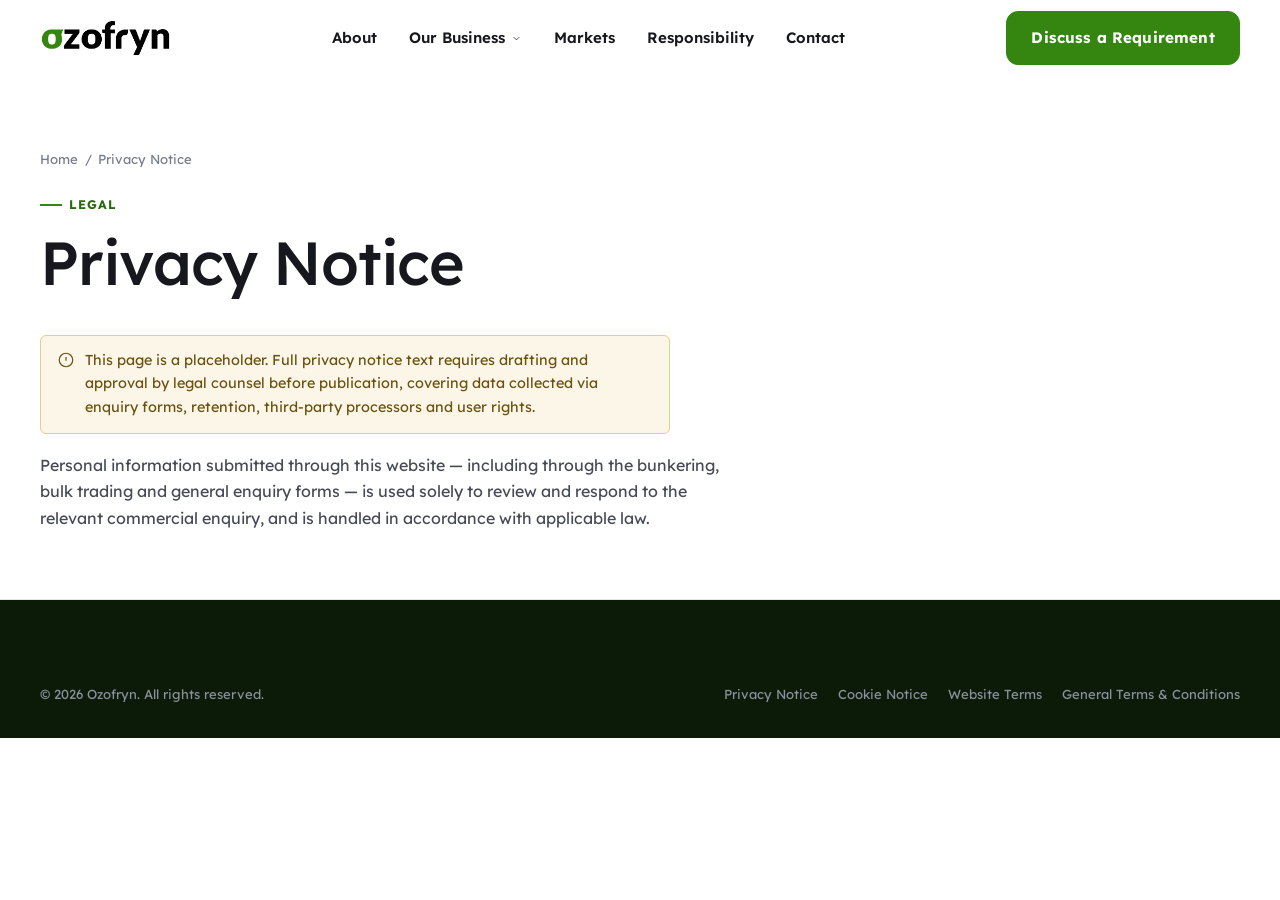
<file: privacy-notice.html>
<!doctype html>
<html lang="en">
<head>
<meta charset="UTF-8">
<meta name="viewport" content="width=device-width, initial-scale=1">
<title>Privacy Notice — Ozofryn</title>
<meta name="description" content="How Ozofryn handles personal information submitted through this website.">
<meta name="robots" content="noindex">
<link rel="icon" href="assets/img/favicon.png">
<link rel="preconnect" href="https://fonts.googleapis.com">
<link rel="preconnect" href="https://fonts.gstatic.com" crossorigin>
<link href="https://fonts.googleapis.com/css2?family=Lexend:wght@400;500;600;700&display=swap" rel="stylesheet">
<link rel="stylesheet" href="assets/css/styles.css?v=29">
</head>
<body>
<a class="skip-link" href="#main">Skip to content</a>

<header class="nav" id="siteNav">
  <div class="container nav__bar">
    <a href="index.html" class="nav__logo" aria-label="Ozofryn — home">
      <img src="assets/img/ozofryn-logo-on-light.png?v=2" alt="Ozofryn" width="130" height="38">
    </a>
    <nav aria-label="Primary">
      <ul class="nav__links">
        <li><a href="about.html">About</a></li>
        <li class="nav__has-sub">
          <a href="#" data-sub-toggle>Our Business <svg class="icon" viewBox="0 0 24 24"><path d="M6 9l6 6 6-6"/></svg></a>
          <ul class="nav__sub">
            <li><a href="bunkering.html">Bunkering<span class="nav__sub-desc">Marine fuel supply</span></a></li>
            <li><a href="bulk-trading.html">Bulk Trading<span class="nav__sub-desc">Cargo &amp; parcel trading</span></a></li>
            <li><a href="products.html">Products<span class="nav__sub-desc">Technical reference</span></a></li>
          </ul>
        </li>
        <li><a href="markets.html">Markets</a></li>
        <li><a href="responsibility.html">Responsibility</a></li>
        <li><a href="contact.html">Contact</a></li>
        <li class="nav__cta"><a href="contact.html" class="btn btn-primary">Discuss a Requirement</a></li>
      </ul>
    </nav>
    <div class="nav__actions">
      <a href="contact.html" class="btn btn-primary">Discuss a Requirement</a>
      <button class="nav__toggle" aria-label="Open menu" aria-expanded="false"><span class="bar"></span><span class="bar"></span><span class="bar"></span></button>
    </div>
  </div>
</header>

<main id="main">
  <section class="page-hero">
    <div class="container">
      <div class="breadcrumb"><a href="index.html">Home</a><span>/</span><span>Privacy Notice</span></div>
      <div class="eyebrow">Legal</div>
      <h1>Privacy Notice</h1>
      <p class="tbc-note">
        <svg viewBox="0 0 24 24" stroke="currentColor" stroke-width="1.6" fill="none"><circle cx="12" cy="12" r="9"/><path d="M12 8v5M12 16h.01"/></svg>
        <span>This page is a placeholder. Full privacy notice text requires drafting and approval by legal counsel before publication, covering data collected via enquiry forms, retention, third-party processors and user rights.</span>
      </p>
      <p>Personal information submitted through this website — including through the bunkering, bulk trading and general enquiry forms — is used solely to review and respond to the relevant commercial enquiry, and is handled in accordance with applicable law.</p>
    </div>
  </section>
</main>

<footer class="footer">
  <div class="container">
    <div class="footer__bottom" style="border-top:none;">
      <div>&copy; <span data-year></span> Ozofryn. All rights reserved.</div>
      <div class="footer__legal-links">
        <a href="privacy-notice.html">Privacy Notice</a>
        <a href="cookie-notice.html">Cookie Notice</a>
        <a href="website-terms.html">Website Terms</a>
        <a href="general-terms.html">General Terms &amp; Conditions</a>
      </div>
    </div>
  </div>
</footer>

<script src="assets/js/main.js?v=3"></script>
</body>
</html>
</file>
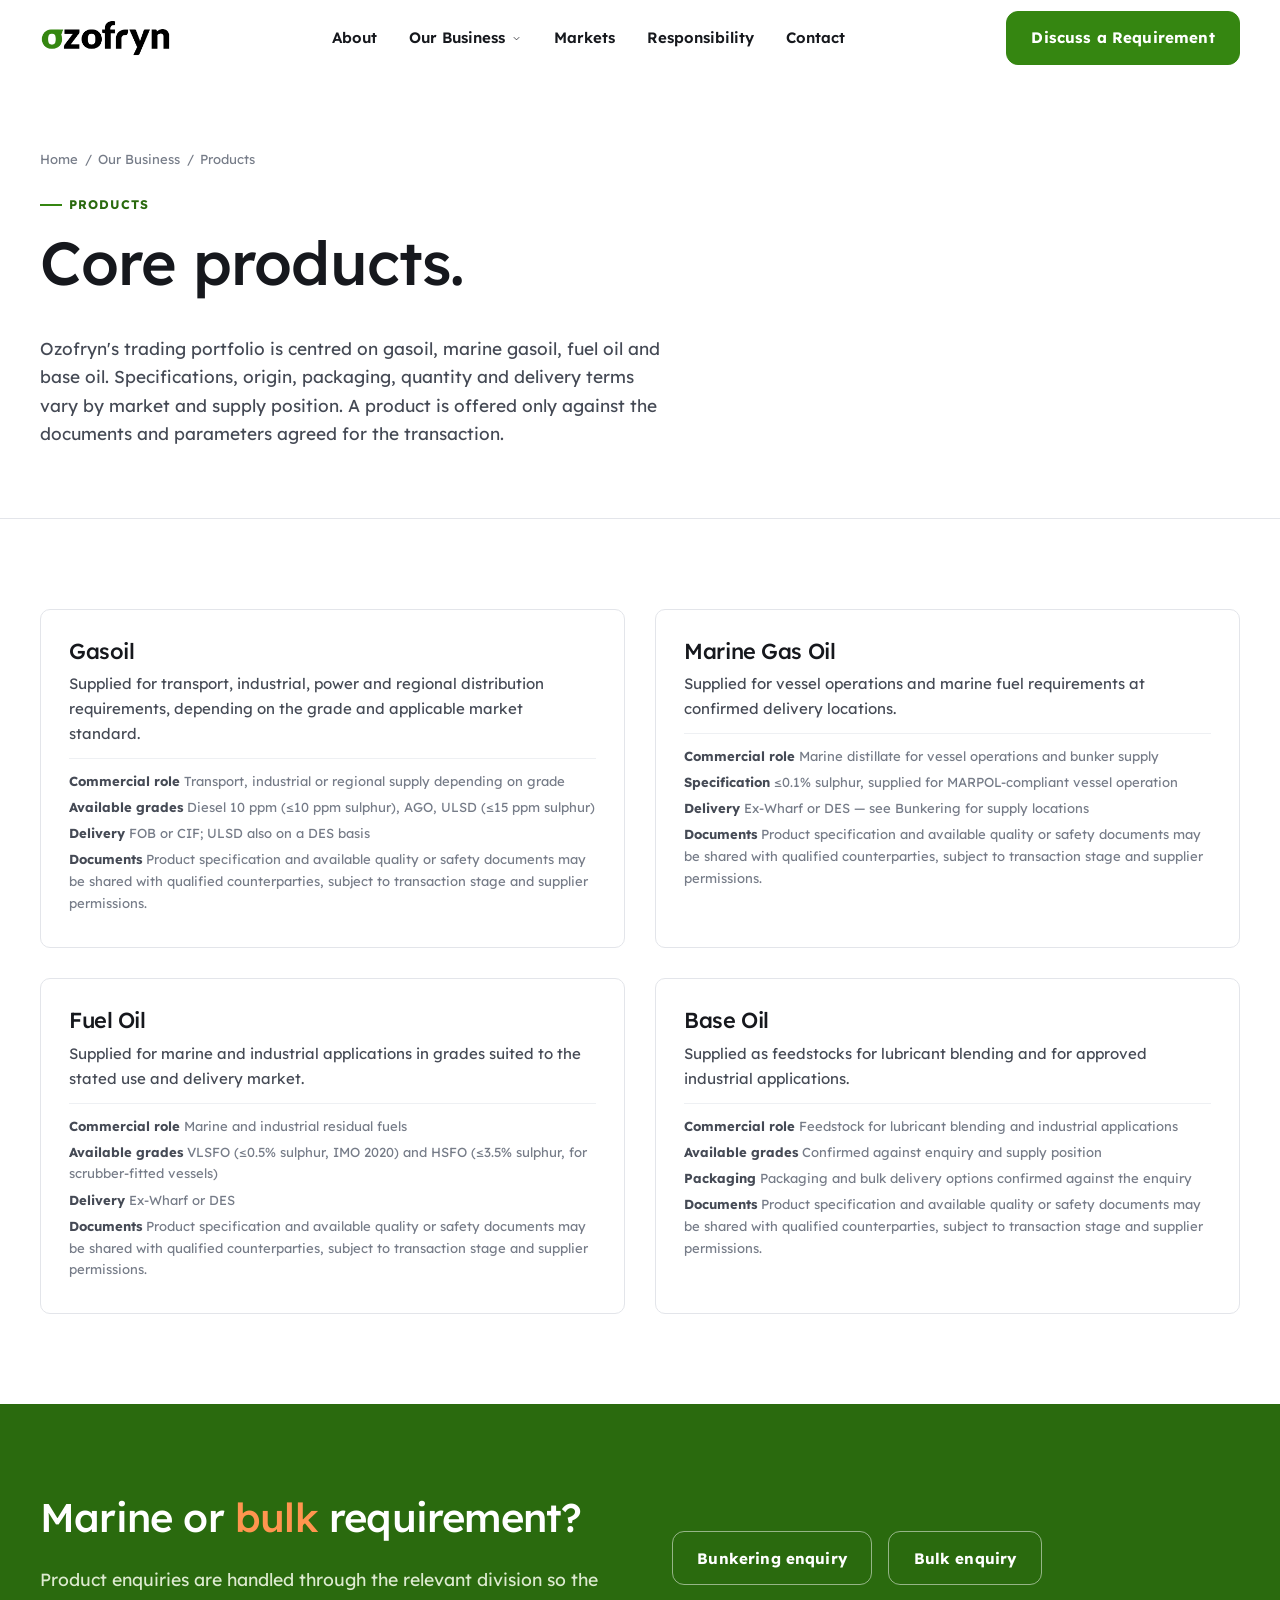
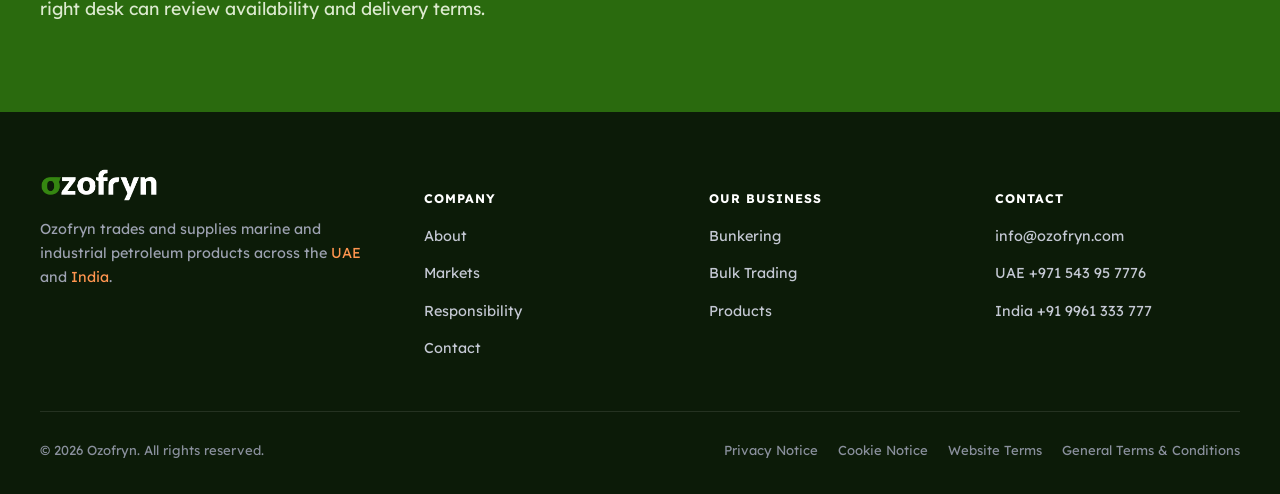
<file: products.html>
<!doctype html>
<html lang="en">
<head>
<meta charset="UTF-8">
<meta name="viewport" content="width=device-width, initial-scale=1">
<title>Products | Gasoil, Marine Gasoil, Fuel Oil &amp; Base Oil — Ozofryn</title>
<meta name="description" content="Compact technical reference for Ozofryn's product portfolio: gasoil, marine gasoil, fuel oil and base oil.">
<link rel="icon" href="assets/img/favicon.png">
<link rel="preconnect" href="https://fonts.googleapis.com">
<link rel="preconnect" href="https://fonts.gstatic.com" crossorigin>
<link href="https://fonts.googleapis.com/css2?family=Lexend:wght@400;500;600;700&display=swap" rel="stylesheet">
<link rel="stylesheet" href="assets/css/styles.css?v=29">
<script type="application/ld+json">
{
  "@context": "https://schema.org",
  "@type": "Organization",
  "name": "Ozofryn",
  "url": "https://ozofryn.com/",
  "logo": "https://ozofryn.com/assets/img/ozofryn-logo-on-light.png",
  "email": "info@ozofryn.com",
  "contactPoint": [
    { "@type": "ContactPoint", "telephone": "+971-543-95-7776", "contactType": "sales", "areaServed": "AE", "email": "info@ozofryn.com" },
    { "@type": "ContactPoint", "telephone": "+91-9961-333-777", "contactType": "sales", "areaServed": "IN", "email": "info@ozofryn.com" }
  ]
}
</script>
</head>
<body>
<a class="skip-link" href="#main">Skip to content</a>

<header class="nav" id="siteNav">
  <div class="container nav__bar">
    <a href="index.html" class="nav__logo" aria-label="Ozofryn — home">
      <img src="assets/img/ozofryn-logo-on-light.png?v=2" alt="Ozofryn" width="130" height="38">
    </a>
    <nav aria-label="Primary">
      <ul class="nav__links">
        <li><a href="about.html">About</a></li>
        <li class="nav__has-sub is-open">
          <a href="#" data-sub-toggle>Our Business <svg class="icon" viewBox="0 0 24 24"><path d="M6 9l6 6 6-6"/></svg></a>
          <ul class="nav__sub">
            <li><a href="bunkering.html">Bunkering<span class="nav__sub-desc">Marine fuel supply</span></a></li>
            <li><a href="bulk-trading.html">Bulk Trading<span class="nav__sub-desc">Cargo &amp; parcel trading</span></a></li>
            <li><a href="products.html" aria-current="page">Products<span class="nav__sub-desc">Technical reference</span></a></li>
          </ul>
        </li>
        <li><a href="markets.html">Markets</a></li>
        <li><a href="responsibility.html">Responsibility</a></li>
        <li><a href="contact.html">Contact</a></li>
        <li class="nav__cta"><a href="contact.html" class="btn btn-primary">Discuss a Requirement</a></li>
      </ul>
    </nav>
    <div class="nav__actions">
      <a href="contact.html" class="btn btn-primary">Discuss a Requirement</a>
      <button class="nav__toggle" aria-label="Open menu" aria-expanded="false"><span class="bar"></span><span class="bar"></span><span class="bar"></span></button>
    </div>
  </div>
</header>

<main id="main">

  <section class="page-hero">
    <div class="container">
      <div class="breadcrumb"><a href="index.html">Home</a><span>/</span><a href="index.html#business">Our Business</a><span>/</span><span>Products</span></div>
      <div class="eyebrow">Products</div>
      <h1>Core products.</h1>
      <p class="lede">Ozofryn's trading portfolio is centred on gasoil, marine gasoil, fuel oil and base oil. Specifications, origin, packaging, quantity and delivery terms vary by market and supply position. A product is offered only against the documents and parameters agreed for the transaction.</p>
    </div>
  </section>

  <section>
    <div class="container">
      <div class="grid grid-2">

        <article class="product-card" data-reveal>
          <h3>Gasoil</h3>
          <p>Supplied for transport, industrial, power and regional distribution requirements, depending on the grade and applicable market standard.</p>
          <div class="product-card__meta">
            <div><b>Commercial role</b> Transport, industrial or regional supply depending on grade</div>
            <div><b>Available grades</b> Diesel 10 ppm (≤10 ppm sulphur), AGO, ULSD (≤15 ppm sulphur)</div>
            <div><b>Delivery</b> FOB or CIF; ULSD also on a DES basis</div>
            <div><b>Documents</b> Product specification and available quality or safety documents may be shared with qualified counterparties, subject to transaction stage and supplier permissions.</div>
          </div>
        </article>

        <article class="product-card" data-reveal>
          <h3>Marine Gas Oil</h3>
          <p>Supplied for vessel operations and marine fuel requirements at confirmed delivery locations.</p>
          <div class="product-card__meta">
            <div><b>Commercial role</b> Marine distillate for vessel operations and bunker supply</div>
            <div><b>Specification</b> ≤0.1% sulphur, supplied for MARPOL-compliant vessel operation</div>
            <div><b>Delivery</b> Ex-Wharf or DES — see Bunkering for supply locations</div>
            <div><b>Documents</b> Product specification and available quality or safety documents may be shared with qualified counterparties, subject to transaction stage and supplier permissions.</div>
          </div>
        </article>

        <article class="product-card" data-reveal>
          <h3>Fuel Oil</h3>
          <p>Supplied for marine and industrial applications in grades suited to the stated use and delivery market.</p>
          <div class="product-card__meta">
            <div><b>Commercial role</b> Marine and industrial residual fuels</div>
            <div><b>Available grades</b> VLSFO (≤0.5% sulphur, IMO 2020) and HSFO (≤3.5% sulphur, for scrubber-fitted vessels)</div>
            <div><b>Delivery</b> Ex-Wharf or DES</div>
            <div><b>Documents</b> Product specification and available quality or safety documents may be shared with qualified counterparties, subject to transaction stage and supplier permissions.</div>
          </div>
        </article>

        <article class="product-card" data-reveal>
          <h3>Base Oil</h3>
          <p>Supplied as feedstocks for lubricant blending and for approved industrial applications.</p>
          <div class="product-card__meta">
            <div><b>Commercial role</b> Feedstock for lubricant blending and industrial applications</div>
            <div><b>Available grades</b> Confirmed against enquiry and supply position</div>
            <div><b>Packaging</b> Packaging and bulk delivery options confirmed against the enquiry</div>
            <div><b>Documents</b> Product specification and available quality or safety documents may be shared with qualified counterparties, subject to transaction stage and supplier permissions.</div>
          </div>
        </article>

      </div>
    </div>
  </section>

  <section class="band-accent">
    <div class="container two-col" style="align-items:center;">
      <div data-reveal>
        <h2>Marine or <span class="text-accent-on-dark">bulk</span> requirement?</h2>
        <p class="lede" style="margin:0;">Product enquiries are handled through the relevant division so the right desk can review availability and delivery terms.</p>
      </div>
      <div data-reveal class="cta-row" style="margin-top:0;">
        <a href="bunkering.html#enquiry" class="btn btn-outline">Bunkering enquiry</a>
        <a href="bulk-trading.html#enquiry" class="btn btn-outline">Bulk enquiry</a>
      </div>
    </div>
  </section>

</main>

<footer class="footer">
  <div class="container">
    <div class="footer__top">
      <div>
        <img class="footer__logo" src="assets/img/ozofryn-logo-on-dark.png?v=2" alt="Ozofryn">
        <p>Ozofryn trades and supplies marine and industrial petroleum products across the <span class="text-accent-on-dark">UAE</span> and <span class="text-accent-on-dark">India</span>.</p>
      </div>
      <div>
        <h5>Company</h5>
        <ul>
          <li><a href="about.html">About</a></li>
          <li><a href="markets.html">Markets</a></li>
          <li><a href="responsibility.html">Responsibility</a></li>
          <li><a href="contact.html">Contact</a></li>
        </ul>
      </div>
      <div>
        <h5>Our business</h5>
        <ul>
          <li><a href="bunkering.html">Bunkering</a></li>
          <li><a href="bulk-trading.html">Bulk Trading</a></li>
          <li><a href="products.html">Products</a></li>
        </ul>
      </div>
      <div>
        <h5>Contact</h5>
        <ul>
          <li><a href="mailto:info@ozofryn.com">info@ozofryn.com</a></li>
          <li><a href="tel:+9715439577776">UAE +971 543 95 7776</a></li>
          <li><a href="tel:+919961333777">India +91 9961 333 777</a></li>
        </ul>
      </div>
    </div>
    <div class="footer__bottom">
      <div>&copy; <span data-year></span> Ozofryn. All rights reserved.</div>
      <div class="footer__legal-links">
        <a href="privacy-notice.html">Privacy Notice</a>
        <a href="cookie-notice.html">Cookie Notice</a>
        <a href="website-terms.html">Website Terms</a>
        <a href="general-terms.html">General Terms &amp; Conditions</a>
      </div>
    </div>
  </div>
</footer>

<script src="assets/js/main.js?v=3"></script>
</body>
</html>
</file>
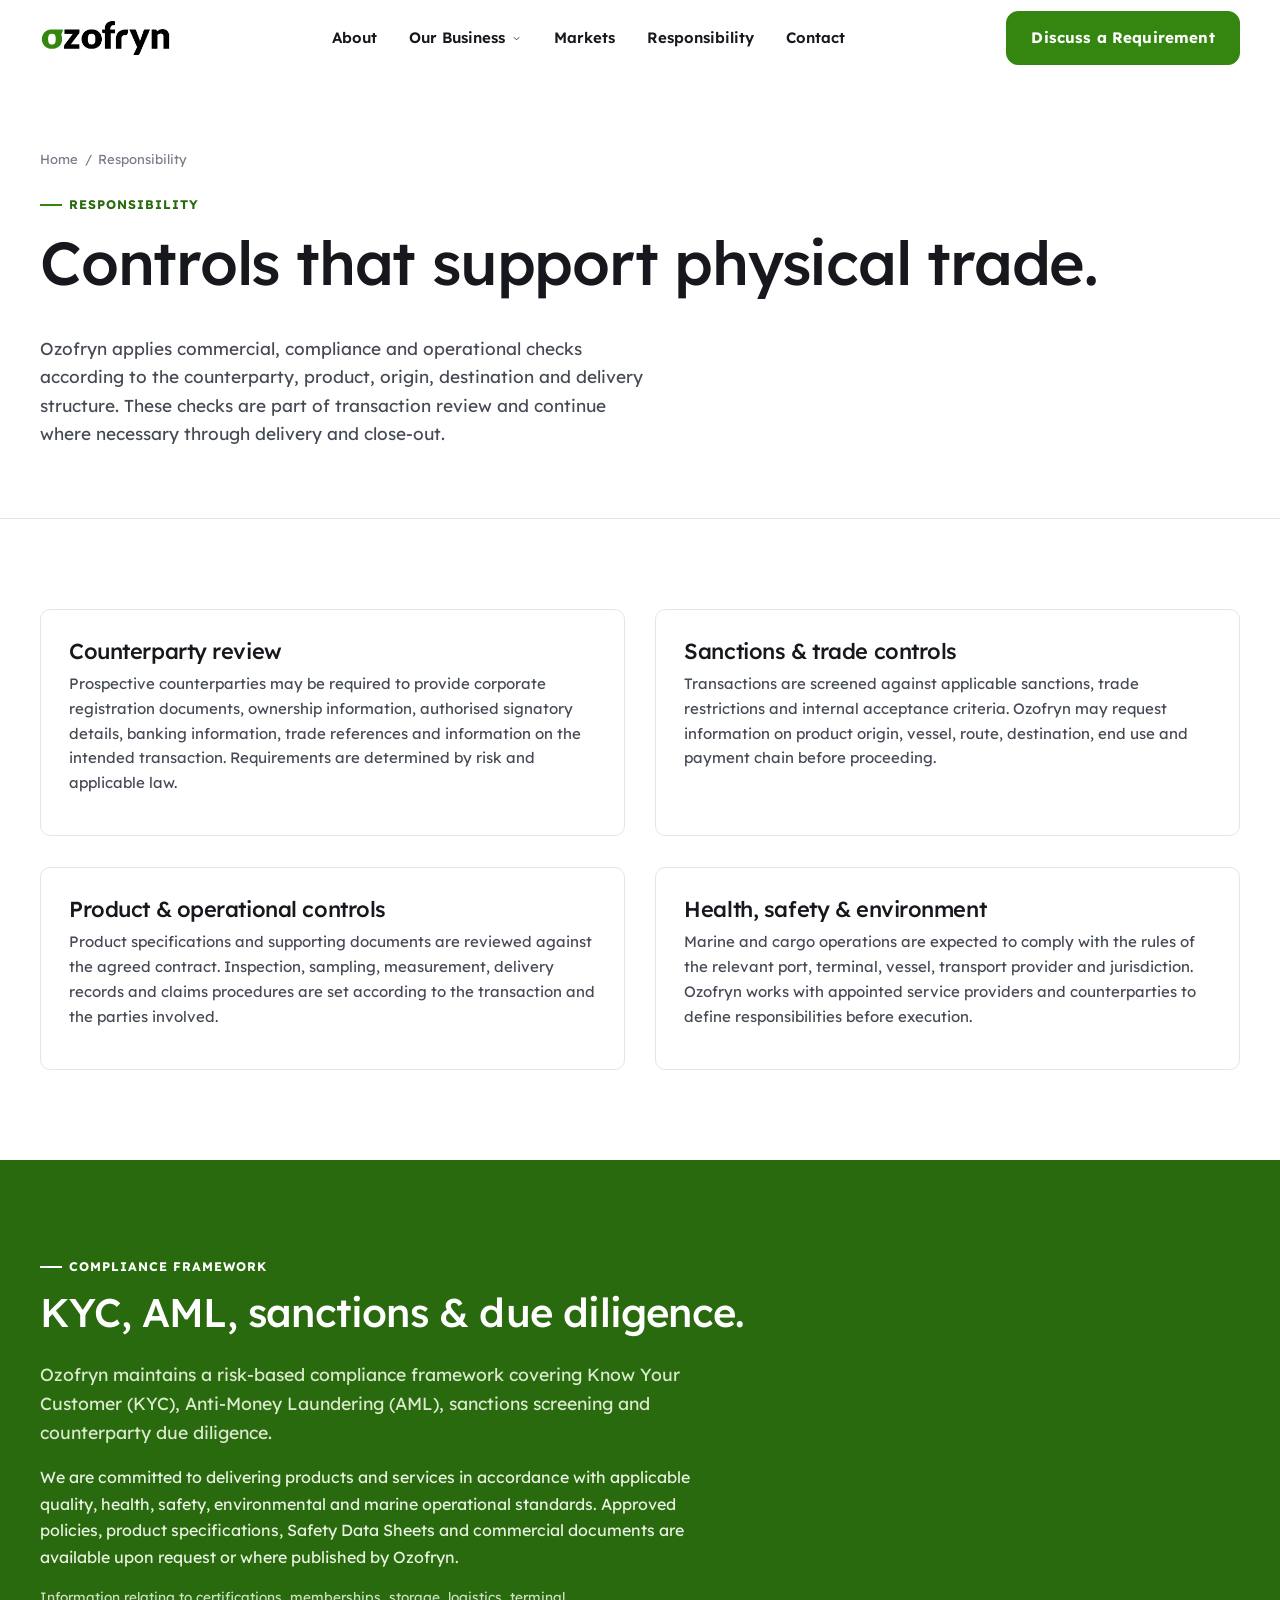
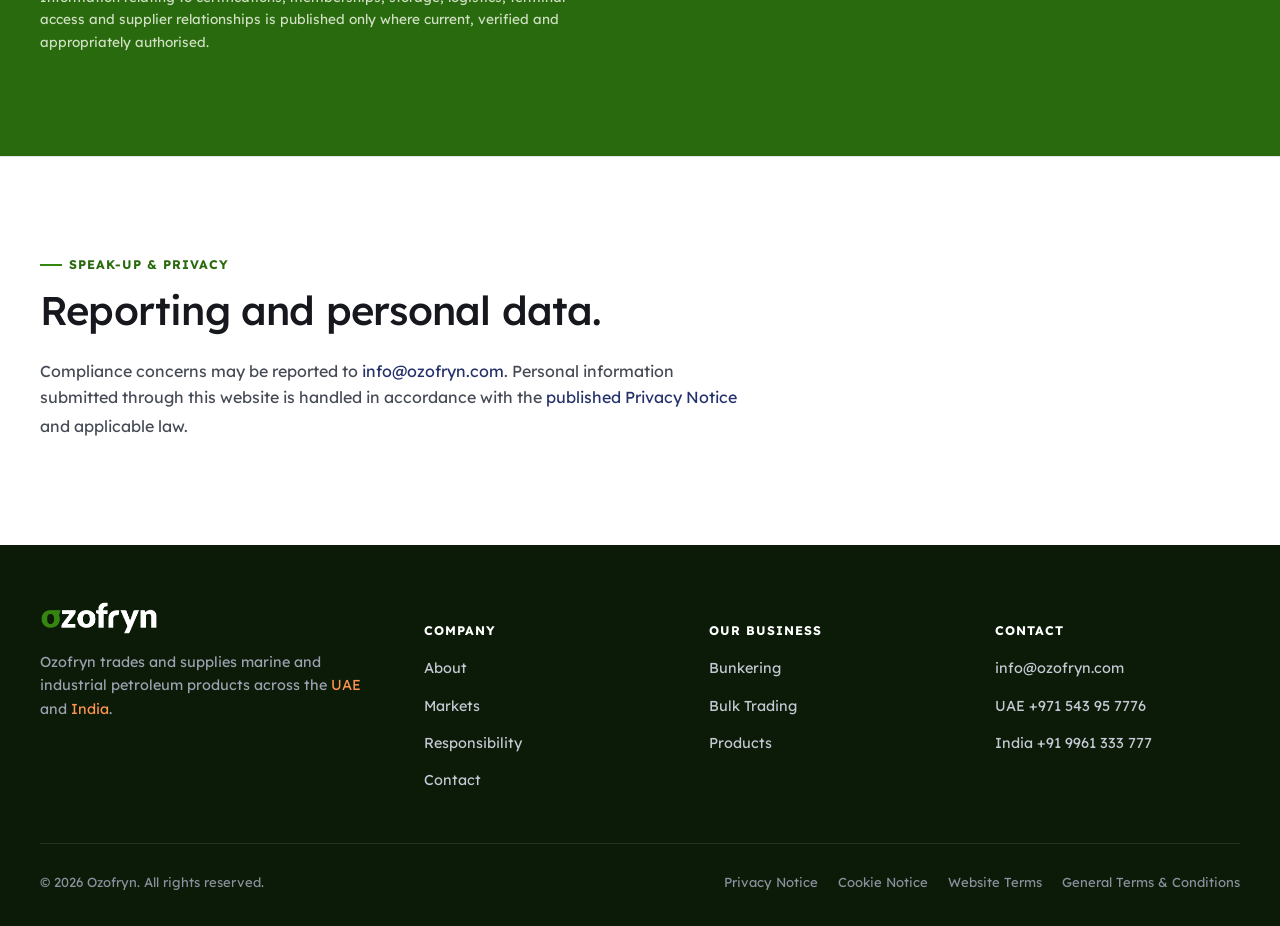
<file: responsibility.html>
<!doctype html>
<html lang="en">
<head>
<meta charset="UTF-8">
<meta name="viewport" content="width=device-width, initial-scale=1">
<title>Responsibility | Compliance, Quality &amp; HSE — Ozofryn</title>
<meta name="description" content="Ozofryn applies commercial, compliance and operational checks according to the counterparty, product, origin, destination and delivery structure.">
<link rel="icon" href="assets/img/favicon.png">
<link rel="preconnect" href="https://fonts.googleapis.com">
<link rel="preconnect" href="https://fonts.gstatic.com" crossorigin>
<link href="https://fonts.googleapis.com/css2?family=Lexend:wght@400;500;600;700&display=swap" rel="stylesheet">
<link rel="stylesheet" href="assets/css/styles.css?v=29">
<script type="application/ld+json">
{
  "@context": "https://schema.org",
  "@type": "Organization",
  "name": "Ozofryn",
  "url": "https://ozofryn.com/",
  "logo": "https://ozofryn.com/assets/img/ozofryn-logo-on-light.png",
  "email": "info@ozofryn.com",
  "contactPoint": [
    { "@type": "ContactPoint", "telephone": "+971-543-95-7776", "contactType": "sales", "areaServed": "AE", "email": "info@ozofryn.com" },
    { "@type": "ContactPoint", "telephone": "+91-9961-333-777", "contactType": "sales", "areaServed": "IN", "email": "info@ozofryn.com" }
  ]
}
</script>
</head>
<body>
<a class="skip-link" href="#main">Skip to content</a>

<header class="nav" id="siteNav">
  <div class="container nav__bar">
    <a href="index.html" class="nav__logo" aria-label="Ozofryn — home">
      <img src="assets/img/ozofryn-logo-on-light.png?v=2" alt="Ozofryn" width="130" height="38">
    </a>
    <nav aria-label="Primary">
      <ul class="nav__links">
        <li><a href="about.html">About</a></li>
        <li class="nav__has-sub">
          <a href="#" data-sub-toggle>Our Business <svg class="icon" viewBox="0 0 24 24"><path d="M6 9l6 6 6-6"/></svg></a>
          <ul class="nav__sub">
            <li><a href="bunkering.html">Bunkering<span class="nav__sub-desc">Marine fuel supply</span></a></li>
            <li><a href="bulk-trading.html">Bulk Trading<span class="nav__sub-desc">Cargo &amp; parcel trading</span></a></li>
            <li><a href="products.html">Products<span class="nav__sub-desc">Technical reference</span></a></li>
          </ul>
        </li>
        <li><a href="markets.html">Markets</a></li>
        <li><a href="responsibility.html" aria-current="page">Responsibility</a></li>
        <li><a href="contact.html">Contact</a></li>
        <li class="nav__cta"><a href="contact.html" class="btn btn-primary">Discuss a Requirement</a></li>
      </ul>
    </nav>
    <div class="nav__actions">
      <a href="contact.html" class="btn btn-primary">Discuss a Requirement</a>
      <button class="nav__toggle" aria-label="Open menu" aria-expanded="false"><span class="bar"></span><span class="bar"></span><span class="bar"></span></button>
    </div>
  </div>
</header>

<main id="main">

  <section class="page-hero">
    <div class="container">
      <div class="breadcrumb"><a href="index.html">Home</a><span>/</span><span>Responsibility</span></div>
      <div class="eyebrow">Responsibility</div>
      <h1>Controls that support physical trade.</h1>
      <p class="lede">Ozofryn applies commercial, compliance and operational checks according to the counterparty, product, origin, destination and delivery structure. These checks are part of transaction review and continue where necessary through delivery and close-out.</p>
    </div>
  </section>

  <section>
    <div class="container">
      <div class="grid grid-2">
        <div class="product-card" data-reveal>
          <h3>Counterparty review</h3>
          <p>Prospective counterparties may be required to provide corporate registration documents, ownership information, authorised signatory details, banking information, trade references and information on the intended transaction. Requirements are determined by risk and applicable law.</p>
        </div>
        <div class="product-card" data-reveal>
          <h3>Sanctions &amp; trade controls</h3>
          <p>Transactions are screened against applicable sanctions, trade restrictions and internal acceptance criteria. Ozofryn may request information on product origin, vessel, route, destination, end use and payment chain before proceeding.</p>
        </div>
        <div class="product-card" data-reveal>
          <h3>Product &amp; operational controls</h3>
          <p>Product specifications and supporting documents are reviewed against the agreed contract. Inspection, sampling, measurement, delivery records and claims procedures are set according to the transaction and the parties involved.</p>
        </div>
        <div class="product-card" data-reveal>
          <h3>Health, safety &amp; environment</h3>
          <p>Marine and cargo operations are expected to comply with the rules of the relevant port, terminal, vessel, transport provider and jurisdiction. Ozofryn works with appointed service providers and counterparties to define responsibilities before execution.</p>
        </div>
      </div>
    </div>
  </section>

  <section class="band-accent">
    <div class="container">
      <div class="eyebrow">Compliance framework</div>
      <h2>KYC, AML, sanctions &amp; due diligence.</h2>
      <p class="lede">Ozofryn maintains a risk-based compliance framework covering Know Your Customer (KYC), Anti-Money Laundering (AML), sanctions screening and counterparty due diligence.</p>
      <p>We are committed to delivering products and services in accordance with applicable quality, health, safety, environmental and marine operational standards. Approved policies, product specifications, Safety Data Sheets and commercial documents are available upon request or where published by Ozofryn.</p>
      <p class="na-note">Information relating to certifications, memberships, storage, logistics, terminal access and supplier relationships is published only where current, verified and appropriately authorised.</p>
    </div>
  </section>

  <section class="section-border-top">
    <div class="container">
      <div class="eyebrow">Speak-up &amp; privacy</div>
      <h2>Reporting and personal data.</h2>
      <p>Compliance concerns may be reported to <a href="mailto:info@ozofryn.com">info@ozofryn.com</a>. Personal information submitted through this website is handled in accordance with the <a href="privacy-notice.html" class="text-link" style="border:none; font-weight:400; color:var(--link);">published Privacy Notice</a> and applicable law.</p>
    </div>
  </section>

</main>

<footer class="footer">
  <div class="container">
    <div class="footer__top">
      <div>
        <img class="footer__logo" src="assets/img/ozofryn-logo-on-dark.png?v=2" alt="Ozofryn">
        <p>Ozofryn trades and supplies marine and industrial petroleum products across the <span class="text-accent-on-dark">UAE</span> and <span class="text-accent-on-dark">India</span>.</p>
      </div>
      <div>
        <h5>Company</h5>
        <ul>
          <li><a href="about.html">About</a></li>
          <li><a href="markets.html">Markets</a></li>
          <li><a href="responsibility.html">Responsibility</a></li>
          <li><a href="contact.html">Contact</a></li>
        </ul>
      </div>
      <div>
        <h5>Our business</h5>
        <ul>
          <li><a href="bunkering.html">Bunkering</a></li>
          <li><a href="bulk-trading.html">Bulk Trading</a></li>
          <li><a href="products.html">Products</a></li>
        </ul>
      </div>
      <div>
        <h5>Contact</h5>
        <ul>
          <li><a href="mailto:info@ozofryn.com">info@ozofryn.com</a></li>
          <li><a href="tel:+9715439577776">UAE +971 543 95 7776</a></li>
          <li><a href="tel:+919961333777">India +91 9961 333 777</a></li>
        </ul>
      </div>
    </div>
    <div class="footer__bottom">
      <div>&copy; <span data-year></span> Ozofryn. All rights reserved.</div>
      <div class="footer__legal-links">
        <a href="privacy-notice.html">Privacy Notice</a>
        <a href="cookie-notice.html">Cookie Notice</a>
        <a href="website-terms.html">Website Terms</a>
        <a href="general-terms.html">General Terms &amp; Conditions</a>
      </div>
    </div>
  </div>
</footer>

<script src="assets/js/main.js?v=3"></script>
</body>
</html>
</file>
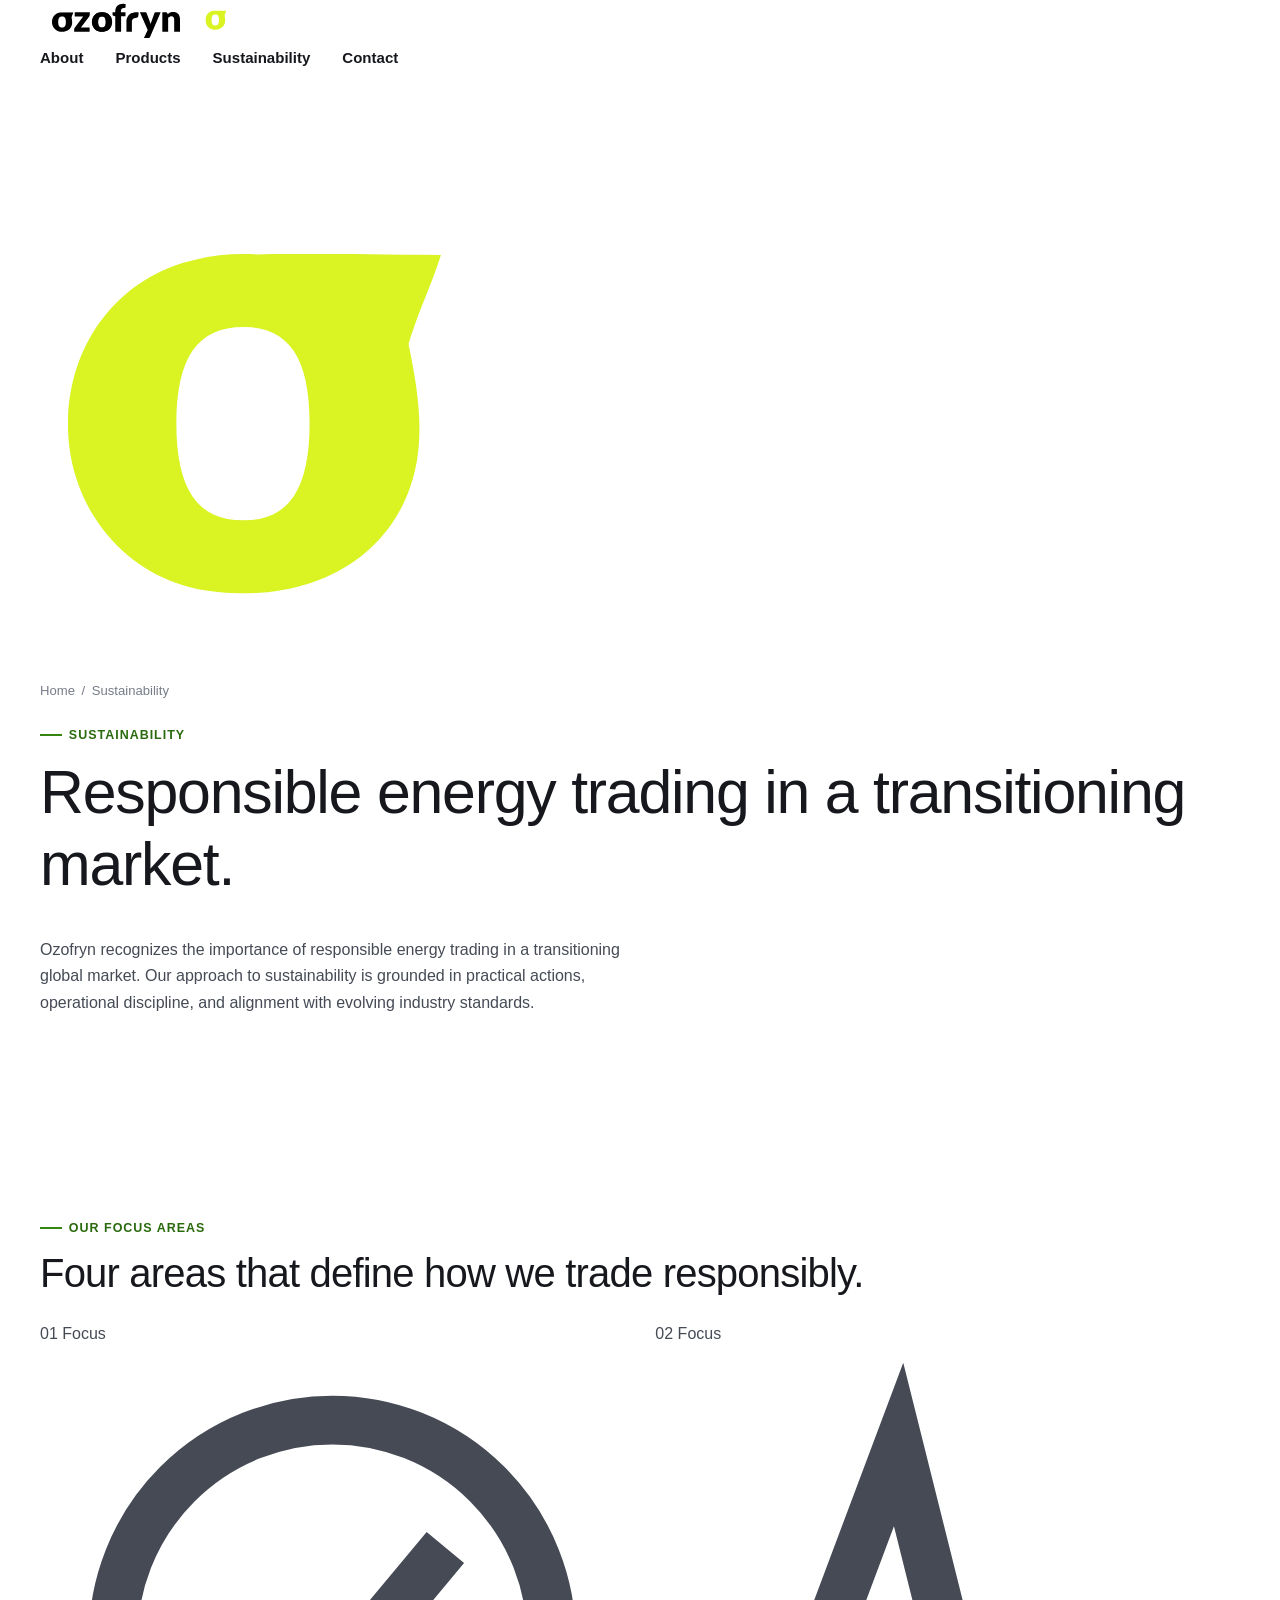
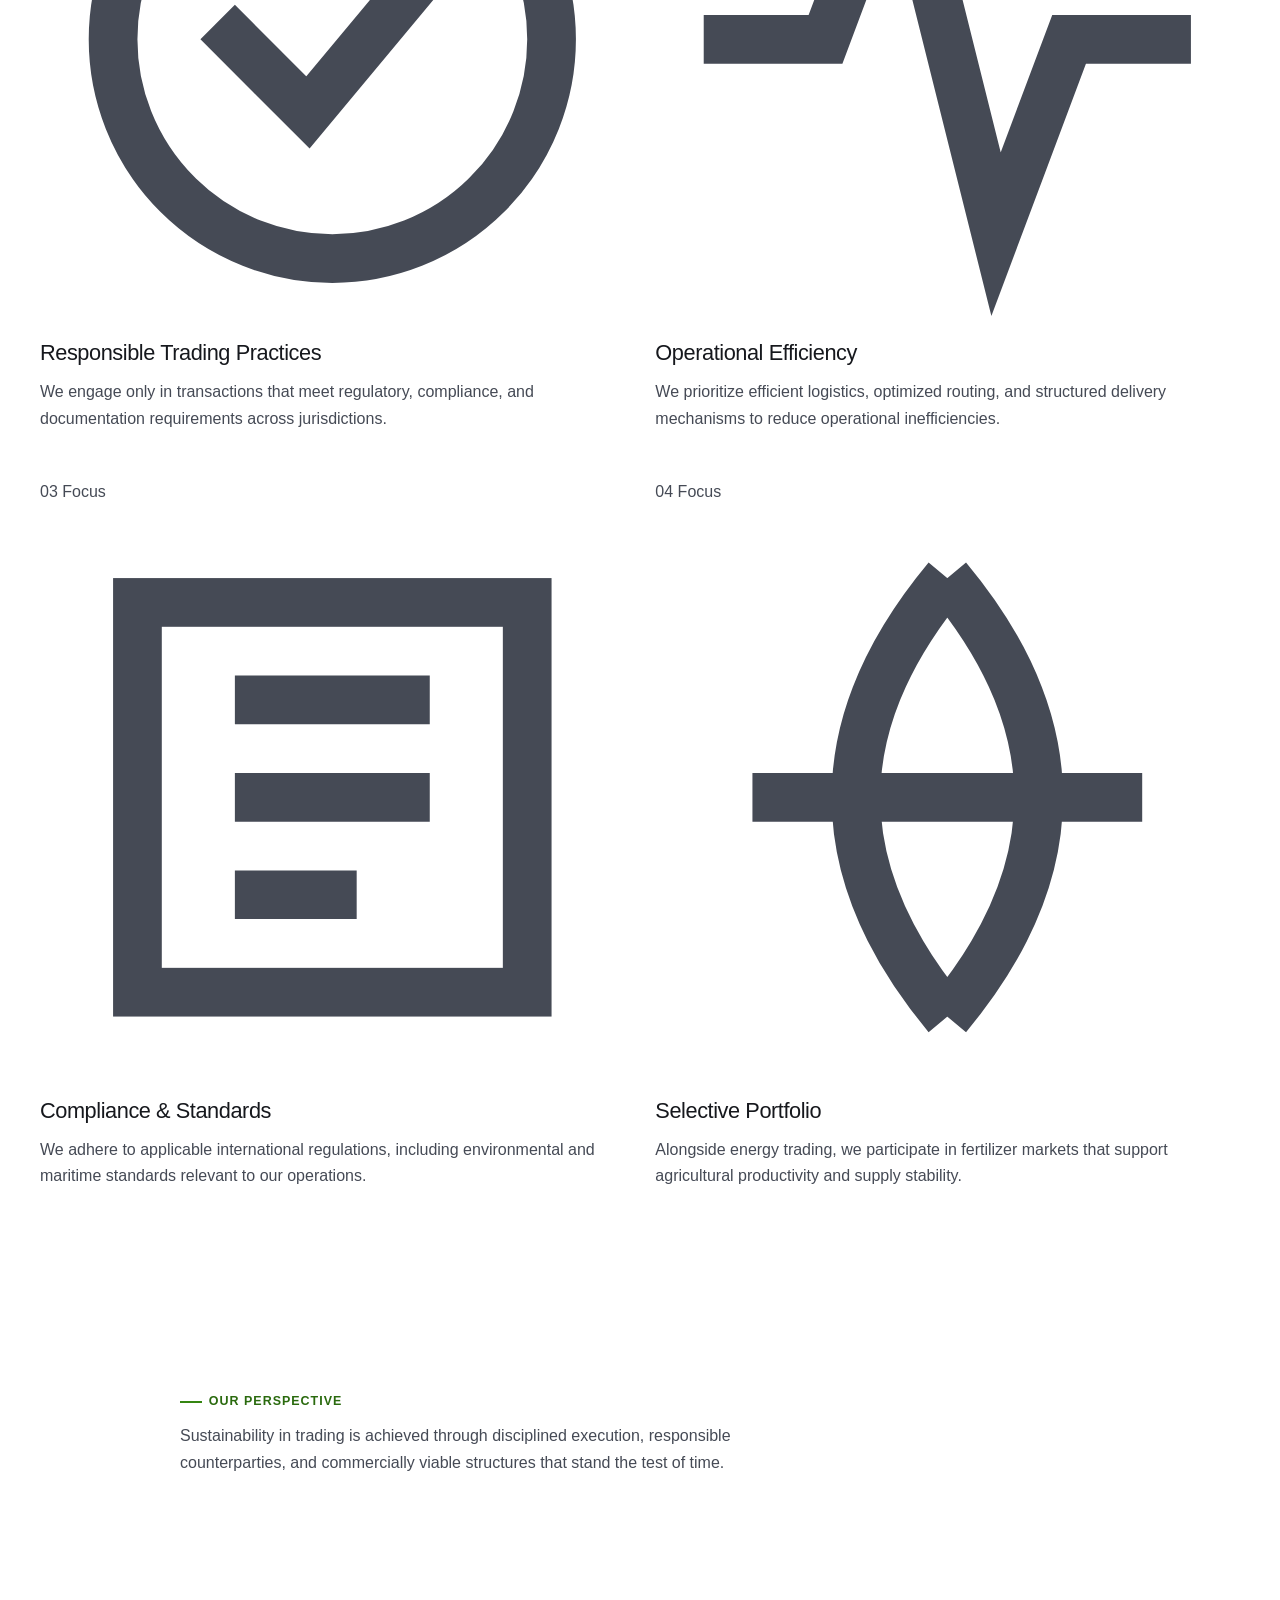
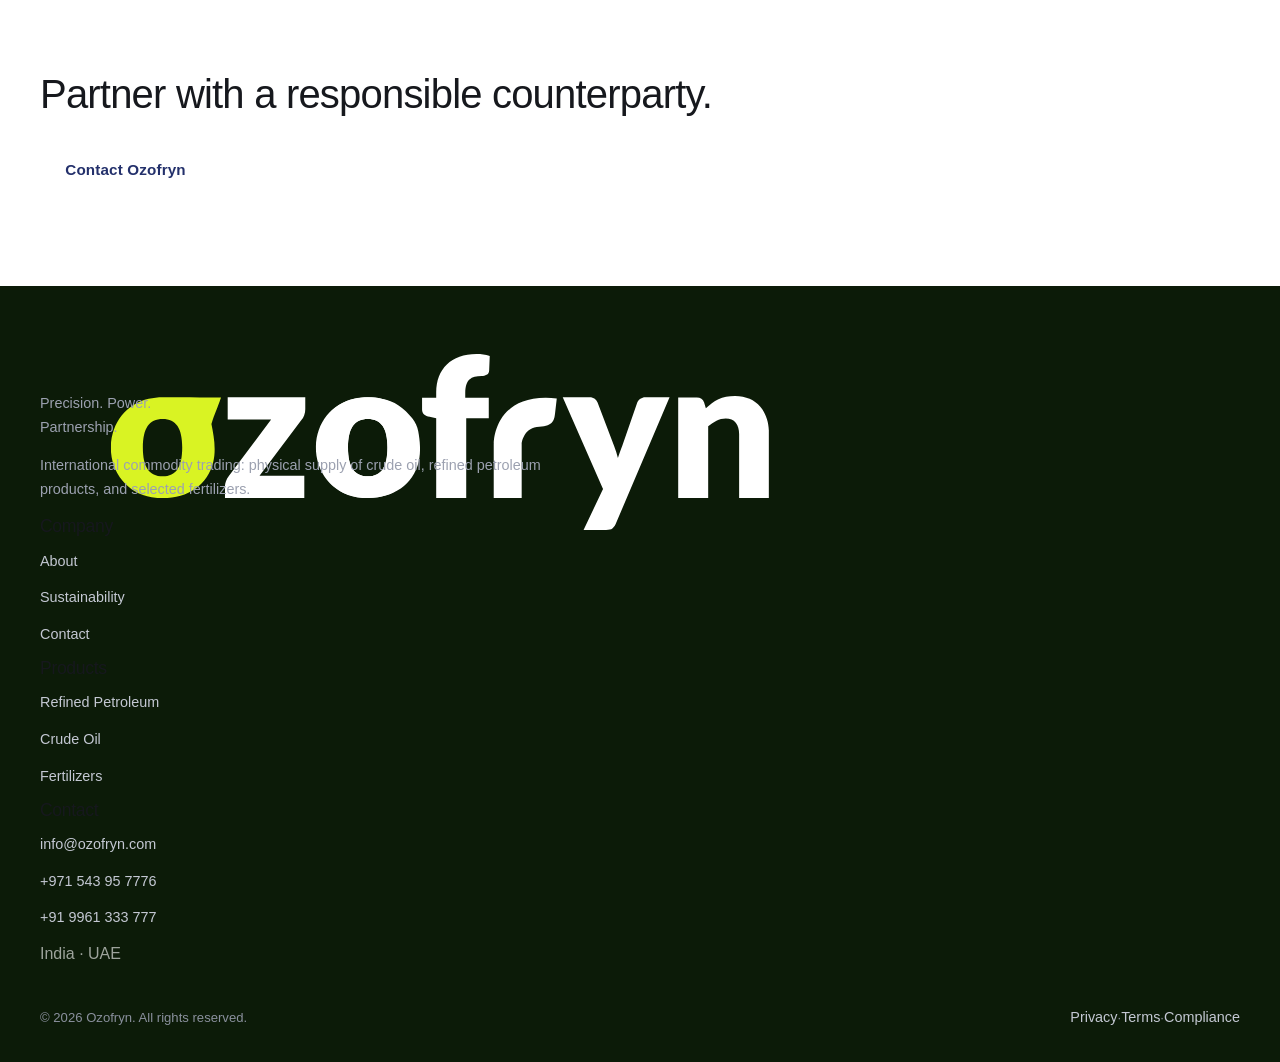
<file: sustainability.html>
<!DOCTYPE html>
<html lang="en">
<head>
<meta charset="UTF-8" />
<meta name="viewport" content="width=device-width, initial-scale=1.0" />
<title>Sustainability | Responsible Energy Trading — Ozofryn</title>
<meta name="description" content="Ozofryn is committed to responsible trading practices with focus on compliance, efficiency, and long-term sustainability." />
<link rel="icon" type="image/png" href="favicon.png" />
<link rel="preconnect" href="https://fonts.googleapis.com" />
<link rel="preconnect" href="https://fonts.gstatic.com" crossorigin />
<link href="https://fonts.googleapis.com/css2?family=Oswald:wght@500;600;700&family=Inter:wght@400;500;600&family=Open+Sans:wght@400;500;600&display=swap" rel="stylesheet" />
<link rel="stylesheet" href="assets/css/styles.css" />
</head>
<body>

<div class="scroll-progress" aria-hidden="true"></div>

<header class="nav">
  <div class="container nav__inner">
    <a href="index.html" class="nav__logo"><img src="assets/img/ozofryn-logo-light.svg" alt="Ozofryn" class="nav__logo-light" /><img src="assets/img/ozofryn-logo-dark.svg" alt="Ozofryn" class="nav__logo-dark" /></a>
    <button class="nav__toggle" aria-label="Toggle menu" aria-expanded="false"><span></span></button>
    <ul class="nav__links">
      <li><a href="about.html" class="nav__link">About</a></li>
      <li><a href="products.html" class="nav__link">Products</a></li>
      <li><a href="sustainability.html" class="nav__link is-active">Sustainability</a></li>
      <li><a href="contact.html" class="nav__link">Contact</a></li>
      <li class="nav__cta"><a href="contact.html" class="btn btn--dark btn--sm" data-magnetic><span class="mag__in">Submit a Requirement</span></a></li>
    </ul>
  </div>
</header>

<section class="subhero">
  <img src="assets/img/favicon-mark.png" class="subhero__ghost" aria-hidden="true" alt="" />
  <div class="container subhero__inner">
    <div class="breadcrumb" data-reveal><a href="index.html">Home</a><span class="sep">/</span><span>Sustainability</span></div>
    <span class="eyebrow" data-reveal>Sustainability</span>
    <h1 class="h-display" data-split>Responsible energy trading in a transitioning market.</h1>
    <p class="lead" data-reveal style="--d:200ms">Ozofryn recognizes the importance of responsible energy trading in a transitioning global market. Our approach to sustainability is grounded in practical actions, operational discipline, and alignment with evolving industry standards.</p>
  </div>
</section>

<section class="section">
  <div class="container">
    <div class="section-head" data-reveal>
      <span class="eyebrow">Our focus areas</span>
      <h2 class="h-display">Four areas that define how we trade responsibly.</h2>
    </div>
    <div class="grid grid-2">
      <div class="tile" data-reveal>
        <span class="tile__index">01 Focus</span>
        <div class="tile__icon"><svg viewBox="0 0 24 24" fill="none"><circle cx="12" cy="12" r="9" stroke="currentColor" stroke-width="2"/><path d="M8 12l3 3 5-6" stroke="currentColor" stroke-width="2" stroke-linecap="square"/></svg></div>
        <h3 class="tile__title">Responsible Trading Practices</h3>
        <p class="tile__body">We engage only in transactions that meet regulatory, compliance, and documentation requirements across jurisdictions.</p>
      </div>
      <div class="tile" data-reveal style="--d:120ms">
        <span class="tile__index">02 Focus</span>
        <div class="tile__icon"><svg viewBox="0 0 24 24" fill="none"><path d="M3 12h4l3-8 4 16 3-8h4" stroke="currentColor" stroke-width="2" stroke-linecap="square"/></svg></div>
        <h3 class="tile__title">Operational Efficiency</h3>
        <p class="tile__body">We prioritize efficient logistics, optimized routing, and structured delivery mechanisms to reduce operational inefficiencies.</p>
      </div>
      <div class="tile" data-reveal style="--d:240ms">
        <span class="tile__index">03 Focus</span>
        <div class="tile__icon"><svg viewBox="0 0 24 24" fill="none"><rect x="4" y="4" width="16" height="16" stroke="currentColor" stroke-width="2"/><path d="M8 8h8M8 12h8M8 16h5" stroke="currentColor" stroke-width="2"/></svg></div>
        <h3 class="tile__title">Compliance &amp; Standards</h3>
        <p class="tile__body">We adhere to applicable international regulations, including environmental and maritime standards relevant to our operations.</p>
      </div>
      <div class="tile" data-reveal style="--d:360ms">
        <span class="tile__index">04 Focus</span>
        <div class="tile__icon"><svg viewBox="0 0 24 24" fill="none"><path d="M12 3C7 9 7 15 12 21M12 3c5 6 5 12 0 18M4 12h16" stroke="currentColor" stroke-width="2"/></svg></div>
        <h3 class="tile__title">Selective Portfolio</h3>
        <p class="tile__body">Alongside energy trading, we participate in fertilizer markets that support agricultural productivity and supply stability.</p>
      </div>
    </div>
  </div>
</section>

<section class="section section--dark">
  <div class="container" style="max-width:1000px;">
    <span class="eyebrow eyebrow--dark" data-reveal>Our perspective</span>
    <p class="pull-quote mt-6" data-split>Sustainability in trading is achieved through disciplined execution, responsible counterparties, and commercially viable structures that stand the test of time.</p>
  </div>
</section>

<section class="cta-band">
  <div class="container cta-band__inner">
    <h2 class="cta-band__title" data-split>Partner with a responsible counterparty.</h2>
    <a href="contact.html" class="btn btn--primary btn--lg" data-magnetic><span class="mag__in">Contact Ozofryn</span>
      <svg viewBox="0 0 16 16" fill="none" aria-hidden="true"><path d="M1 8h13M9 3l5 5-5 5" stroke="currentColor" stroke-width="2"/></svg>
    </a>
  </div>
</section>

<footer class="footer">
  <div class="container footer__grid">
    <div><div class="footer__logo"><img src="assets/img/ozofryn-logo-dark.svg" alt="Ozofryn" /></div><p class="footer__tagline">Precision. Power.<br/><span>Partnership.</span></p><p class="footer__desc">International commodity trading: physical supply of crude oil, refined petroleum products, and selected fertilizers.</p></div>
    <div><h4 class="footer__heading">Company</h4><ul class="footer__list"><li><a href="about.html">About</a></li><li><a href="sustainability.html">Sustainability</a></li><li><a href="contact.html">Contact</a></li></ul></div>
    <div><h4 class="footer__heading">Products</h4><ul class="footer__list"><li><a href="products.html#refined-petroleum">Refined Petroleum</a></li><li><a href="products.html#crude-oil">Crude Oil</a></li><li><a href="products.html#fertilizers">Fertilizers</a></li></ul></div>
    <div><h4 class="footer__heading">Contact</h4><ul class="footer__list"><li><a href="mailto:info@ozofryn.com">info@ozofryn.com</a></li><li><a href="tel:+971543957776">+971 543 95 7776</a></li><li><a href="tel:+919961333777">+91 9961 333 777</a></li><li style="color:rgba(255,255,255,0.6); margin-top:8px;">India · UAE</li></ul></div>
  </div>
  <div class="container footer__bottom">
    <div>© <span data-year>2026</span> Ozofryn. All rights reserved.</div>
    <div><a href="#">Privacy</a>·<a href="#">Terms</a>·<a href="#">Compliance</a></div>
  </div>
</footer>

<script src="assets/js/main.js"></script>
</body>
</html>
</file>
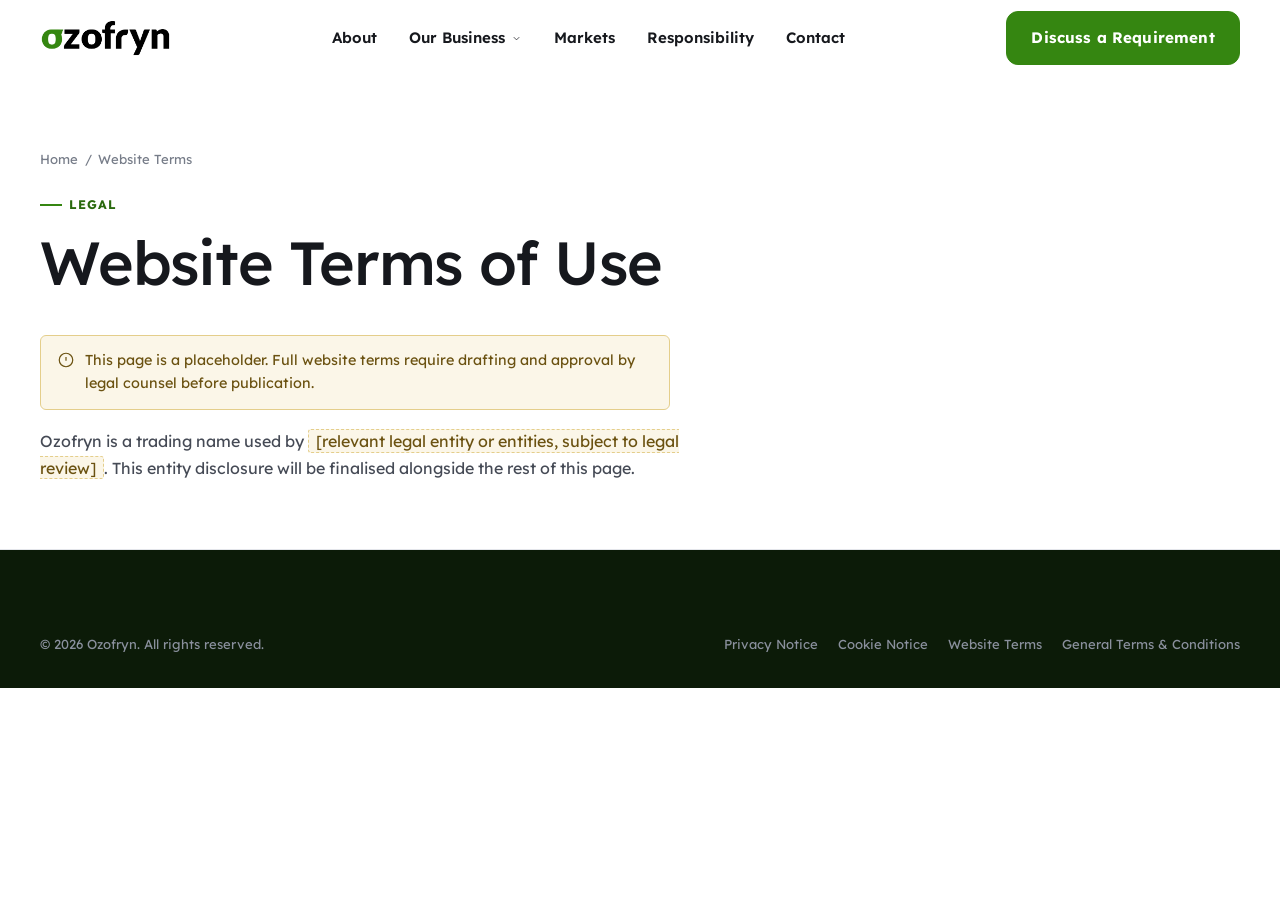
<file: website-terms.html>
<!doctype html>
<html lang="en">
<head>
<meta charset="UTF-8">
<meta name="viewport" content="width=device-width, initial-scale=1">
<title>Website Terms — Ozofryn</title>
<meta name="description" content="Terms of use governing access to and use of the Ozofryn website.">
<meta name="robots" content="noindex">
<link rel="icon" href="assets/img/favicon.png">
<link rel="preconnect" href="https://fonts.googleapis.com">
<link rel="preconnect" href="https://fonts.gstatic.com" crossorigin>
<link href="https://fonts.googleapis.com/css2?family=Lexend:wght@400;500;600;700&display=swap" rel="stylesheet">
<link rel="stylesheet" href="assets/css/styles.css?v=29">
</head>
<body>
<a class="skip-link" href="#main">Skip to content</a>

<header class="nav" id="siteNav">
  <div class="container nav__bar">
    <a href="index.html" class="nav__logo" aria-label="Ozofryn — home">
      <img src="assets/img/ozofryn-logo-on-light.png?v=2" alt="Ozofryn" width="130" height="38">
    </a>
    <nav aria-label="Primary">
      <ul class="nav__links">
        <li><a href="about.html">About</a></li>
        <li class="nav__has-sub">
          <a href="#" data-sub-toggle>Our Business <svg class="icon" viewBox="0 0 24 24"><path d="M6 9l6 6 6-6"/></svg></a>
          <ul class="nav__sub">
            <li><a href="bunkering.html">Bunkering<span class="nav__sub-desc">Marine fuel supply</span></a></li>
            <li><a href="bulk-trading.html">Bulk Trading<span class="nav__sub-desc">Cargo &amp; parcel trading</span></a></li>
            <li><a href="products.html">Products<span class="nav__sub-desc">Technical reference</span></a></li>
          </ul>
        </li>
        <li><a href="markets.html">Markets</a></li>
        <li><a href="responsibility.html">Responsibility</a></li>
        <li><a href="contact.html">Contact</a></li>
        <li class="nav__cta"><a href="contact.html" class="btn btn-primary">Discuss a Requirement</a></li>
      </ul>
    </nav>
    <div class="nav__actions">
      <a href="contact.html" class="btn btn-primary">Discuss a Requirement</a>
      <button class="nav__toggle" aria-label="Open menu" aria-expanded="false"><span class="bar"></span><span class="bar"></span><span class="bar"></span></button>
    </div>
  </div>
</header>

<main id="main">
  <section class="page-hero">
    <div class="container">
      <div class="breadcrumb"><a href="index.html">Home</a><span>/</span><span>Website Terms</span></div>
      <div class="eyebrow">Legal</div>
      <h1>Website Terms of Use</h1>
      <p class="tbc-note">
        <svg viewBox="0 0 24 24" stroke="currentColor" stroke-width="1.6" fill="none"><circle cx="12" cy="12" r="9"/><path d="M12 8v5M12 16h.01"/></svg>
        <span>This page is a placeholder. Full website terms require drafting and approval by legal counsel before publication.</span>
      </p>
      <p>Ozofryn is a trading name used by <span class="tbc" title="Pending confirmation of the relevant legal entity or entities, subject to legal review.">[relevant legal entity or entities, subject to legal review]</span>. This entity disclosure will be finalised alongside the rest of this page.</p>
    </div>
  </section>
</main>

<footer class="footer">
  <div class="container">
    <div class="footer__bottom" style="border-top:none;">
      <div>&copy; <span data-year></span> Ozofryn. All rights reserved.</div>
      <div class="footer__legal-links">
        <a href="privacy-notice.html">Privacy Notice</a>
        <a href="cookie-notice.html">Cookie Notice</a>
        <a href="website-terms.html">Website Terms</a>
        <a href="general-terms.html">General Terms &amp; Conditions</a>
      </div>
    </div>
  </div>
</footer>

<script src="assets/js/main.js?v=3"></script>
</body>
</html>
</file>
<file: assets/css/styles.css>
/* =========================================================
   OZOFRYN — v5 Redesign
   Restrained corporate stylesheet
   White canvas · charcoal type · accent used sparingly
   ========================================================= */

:root{
  /* ---- Brand ---- */
  --ink:        #16181D;   /* primary charcoal text */
  --ink-soft:   #454A55;   /* secondary body text */
  --ink-mute:   #767C88;   /* tertiary / meta text */
  --line:       #E3E5EA;   /* hairline borders */
  --line-soft:  #EEF0F3;
  --surface:    #FFFFFF;   /* page canvas — mandated white */
  --surface-alt:#F6F7F9;   /* alternating section tint */
  --surface-dark:#0A1606;  /* closing band — dark green, derived from the brand accent (client feedback: "still dark blue" after the footer went green) */
  --surface-dark-soft:#0C1B08;  /* footer — dark green, one step lighter than the closing band, same relationship as the original navy pair */

  --accent:       #358611;  /* approved brand accent (dark green) — now used confidently, not sparingly (client feedback: v1 lacked color) */
  --accent-deep:  #2A6A0E;  /* hover/active state for accent-filled elements */
  --accent-tint:  #EFF7E8;  /* light accent wash for section backgrounds */
  --accent-ink:   #FFFFFF;  /* text sitting on accent */
  --link:       #23306B;   /* restrained blue for links, not neon */

  /* ---- Accent 2 (round 8) — marks a duality/contrast in copy
     (UAE vs India, Regional vs Domestic), never used for buttons or
     any interactive/"act here" element — that stays Verified Green's
     exclusive job. Client-supplied swatch, sampled from their own
     reference PDF. */
  --accent-2:      #FF954F;  /* base — large display text, tags, fills; on white this fails AA for body-size text (2.2:1), so pair with --accent-2-deep there */
  --accent-2-deep: #B84900;  /* darkened via HSL lightness (not a flat RGB scale, to avoid drifting toward brown) — 5.3:1 on white, 4.9:1 on --surface-alt */

  --tbc-bg:     #FBF6E8;
  --tbc-border: #E4CE8B;
  --tbc-text:   #6B5211;  /* darkened from #8A6A16 for contrast — matches .tbc-note, which independently used this shade for its smaller text (6.9:1 vs 4.7:1 on --tbc-bg) */

  /* ---- Type ----
     Client reference: Bunker Partner (bunkerpartner.com) — Lexend used site-wide
     for a rounder, warmer feel than the brand guideline's Oswald/Inter/Open Sans.
     One family, three weights, still three "roles" per DESIGN.md's Three-Role Rule. */
  --font-display: 'Lexend', 'Segoe UI', Arial, sans-serif;
  --font-ui:      'Lexend', 'Segoe UI', Arial, sans-serif;
  --font-body:    'Lexend', 'Segoe UI', Arial, sans-serif;
  --nav-h: 76px;

  /* ---- Supplementary size scale ----
     Sits below the 5 structural typography roles (display/headline/title/body/label)
     documented in DESIGN.md. These are reused UI-density steps, not separate roles —
     shared across font-family contexts (Inter chrome and Open Sans content alike). */
  --text-2xs:     .72rem;   /* tag pills, filename chips */
  --text-sm:      .82rem;   /* breadcrumb, meta labels, form consent/legal text */
  --text-meta:    .85rem;   /* hero meta, disclaimer notes */
  --text-caption: .9rem;    /* placeholder captions, footer body/links */
  --text-body-sm: .94rem;   /* nav links, card copy, list rows — a touch below base body */
  --text-control: .95rem;   /* buttons, form inputs, hero meta emphasis */

  /* ---- Rhythm ----
     Client reference: Bunker Partner (bunkerpartner.com) — measured via
     getComputedStyle(), their sections use edge-to-edge Elementor containers
     (max-width: min(100%, 2560px), ~30-32px fixed padding), not a centered
     column. Widened from 1200px so sections fill the viewport the same way. */
  --container: 2200px;
  --gap: clamp(1.25rem, 2.4vw, 2rem);
  --section-y: clamp(3.5rem, 7vw, 6.5rem);
}

*, *::before, *::after{ box-sizing:border-box; }
html{ scroll-behavior:smooth; -webkit-text-size-adjust:100%; }
html.js-ready [data-reveal]{ opacity:0; transform:translateY(14px); transition:opacity .6s ease, transform .6s ease; }
html.js-ready [data-reveal].is-in{ opacity:1; transform:none; }
@media (prefers-reduced-motion: reduce){
  html{ scroll-behavior:auto; }
  html.js-ready [data-reveal]{ opacity:1; transform:none; transition:none; }
}

body{
  margin:0;
  font-family:var(--font-body);
  color:var(--ink-soft);
  background:var(--surface);
  font-size:16px;
  line-height:1.65;
  -webkit-font-smoothing:antialiased;
}

h1,h2,h3,h4{
  font-family:var(--font-display);
  color:var(--ink);
  font-weight:500;
  line-height:1.18;
  margin:0 0 .6em;
  letter-spacing:-0.02em;
}
/* Heading scale matched to Bunker Partner (getComputedStyle() at 1920px:
   h1 102px/500/-2px, h2 50px/500/-2px) — weight and tracking dropped to their
   lighter, tighter values now that size carries the emphasis. Client felt the
   first pass (max 102px) read too big, so the ceiling was pulled back ~22%
   toward Bunker Partner's own narrower-viewport size (measured 80px at 1014px)
   while keeping the same weight/tracking treatment. */
h1{ font-size:clamp(2.5rem, 4.75vw, 5rem); }
h2{ font-size:clamp(1.75rem, 3.2vw, 2.5rem); }
h3{ font-size:clamp(1.25rem, 1.7vw, 1.5rem); }
h4{ font-size:1.1rem; }
p{ margin:0 0 1em; max-width:70ch; }
a{ color:var(--link); text-decoration:none; }
a.text-link{
  color:var(--ink);
  border-bottom:1px solid var(--ink);
  padding-bottom:2px;
  font-weight:700;
  display:inline-flex;
  align-items:center;
  gap:.4em;
  transition:border-color .2s ease, color .2s ease;
}
a.text-link:hover{ color:var(--accent-deep); border-color:var(--accent-deep); }
a.text-link svg{ width:14px; height:14px; flex:none; transition:transform .2s ease; }
a.text-link:hover svg{ transform:translateX(3px); }

ul{ margin:0 0 1em; padding-left:1.15em; }
li{ margin-bottom:.35em; }

img{ max-width:100%; display:block; }

.container{
  width:100%;
  max-width:var(--container);
  margin-inline:auto;
  padding-inline:clamp(1.25rem, 4vw, 2.5rem);
}

section{ padding-block:var(--section-y); }
section.alt{ background:var(--surface-alt); }
section.tight{ padding-block: clamp(2rem, 4vw, 3.25rem); }
.section-border-top{ border-top:1px solid var(--line); }

.eyebrow{
  display:inline-flex;
  align-items:center;
  gap:.55em;
  font-family:var(--font-ui);
  font-size:.78rem;
  font-weight:700;
  letter-spacing:.08em;
  text-transform:uppercase;
  color:var(--accent-deep);
  margin-bottom:.9em;
}
.eyebrow::before{
  content:"";
  width:22px; height:2px;
  background:var(--accent);
  flex:none;
}

.lede{
  font-size:1.1rem;
  color:var(--ink-soft);
  max-width:62ch;
}

.grid{ display:grid; gap:var(--gap); }
.grid-2{ grid-template-columns:repeat(2,1fr); }
.grid-3{ grid-template-columns:repeat(3,1fr); }
.grid-4{ grid-template-columns:repeat(4,1fr); }
@media (max-width:900px){
  .grid-3,.grid-4{ grid-template-columns:repeat(2,1fr); }
}
@media (max-width:640px){
  .grid-2,.grid-3,.grid-4{ grid-template-columns:1fr; }
}

.two-col{
  display:grid;
  grid-template-columns:minmax(0,1fr) minmax(0,1fr);
  gap:clamp(2rem,5vw,4.5rem);
  align-items:start;
}
@media (max-width:860px){ .two-col{ grid-template-columns:1fr; } }

/* ---------------------------------------------------------
   Buttons — restrained: solid ink or outline only
   --------------------------------------------------------- */
.btn{
  display:inline-flex;
  align-items:center;
  justify-content:center;
  gap:.55em;
  padding:.9em 1.6em;
  font-family:var(--font-ui);
  font-size:var(--text-control);
  font-weight:700;
  letter-spacing:.01em;
  border-radius:12px;
  border:1px solid transparent;
  cursor:pointer;
  transition:background-color .2s ease, color .2s ease, border-color .2s ease, transform .15s ease;
  white-space:nowrap;
}
.btn:active{ transform:translateY(1px); }
.btn-primary{
  background:var(--accent);
  color:#fff;
  border-color:var(--accent);
}
.btn-primary:hover{ background:var(--accent-deep); border-color:var(--accent-deep); }
.btn-outline{
  background:transparent;
  color:var(--ink);
  border-color:var(--ink);
}
.btn-outline:hover{ background:var(--ink); color:#fff; }
.btn-on-dark{
  background:transparent;
  color:#fff;
  border-color:rgba(255,255,255,.5);
}
.btn-on-dark:hover{ background:#fff; color:var(--ink); border-color:#fff; }
.btn-accent-line{ position:relative; }
.btn-accent-line::after{
  content:"";
  position:absolute; left:1.6em; right:1.6em; bottom:-6px;
  height:2px; background:var(--accent);
  opacity:0; transition:opacity .2s ease;
}
.cta-row{ display:flex; flex-wrap:wrap; gap:1rem; align-items:center; margin-top:1.75rem; }

/* ---------------------------------------------------------
   TBC / confirmation-pending copy markers
   --------------------------------------------------------- */
.tbc{
  background:var(--tbc-bg);
  border:1px dashed var(--tbc-border);
  color:var(--tbc-text);
  padding:.05em .45em;
  border-radius:3px;
  font-style:normal;
  cursor:help;
}
.tbc-note{
  display:flex;
  gap:.7em;
  align-items:flex-start;
  background:var(--tbc-bg);
  border:1px solid var(--tbc-border);
  color:var(--tbc-text);
  padding:.9em 1.1em;
  border-radius:6px;
  font-size:var(--text-caption);
  margin:1.25em 0;
}
.tbc-note svg{ flex:none; width:18px; height:18px; margin-top:.15em; }

/* ---------------------------------------------------------
   Header / Nav
   --------------------------------------------------------- */
.skip-link{
  position:absolute; left:-9999px; top:0;
  background:var(--ink); color:#fff; padding:.75em 1.25em; z-index:200;
}
.skip-link:focus{ left:1em; top:1em; }

.nav{
  position:sticky; top:0; z-index:100;
  background:#fff;
  border-bottom:1px solid transparent;
  transition:border-color .25s ease, box-shadow .25s ease;
}
.nav.is-scrolled{ border-color:var(--line); box-shadow:0 1px 0 rgba(0,0,0,.02); }
.nav__bar{
  height:var(--nav-h);
  display:flex; align-items:center; justify-content:space-between;
  gap:1.5rem;
}
.nav__logo{ display:flex; align-items:center; flex:none; }
.nav__logo img{ height:38px; width:auto; }

.nav__links{ display:flex; align-items:center; gap:2rem; margin:0; padding:0; list-style:none; }
.nav__links > li{ position:relative; margin:0; }
.nav__links a{
  font-family:var(--font-ui);
  color:var(--ink);
  font-weight:600;
  font-size:var(--text-body-sm);
  display:flex; align-items:center; gap:.35em;
  padding:.5em 0;
}
.nav__links a:hover{ color:var(--accent-deep); }
.nav__links .nav__has-sub > a svg{ width:11px; height:11px; transition:transform .2s ease; }

.nav__sub{
  position:absolute; top:100%; left:-1.1em;
  min-width:220px;
  background:#fff;
  border:1px solid var(--line);
  border-radius:8px;
  box-shadow:0 14px 34px rgba(15,20,30,.09);
  margin:0; padding:.5em;
  opacity:0; visibility:hidden; transform:translateY(6px);
  transition:opacity .18s ease, transform .18s ease, visibility .18s ease;
  list-style:none;
}
.nav__has-sub:hover .nav__sub,
.nav__has-sub:focus-within .nav__sub{
  opacity:1; visibility:visible; transform:translateY(0);
}
.nav__sub a{ padding:.65em .75em; border-radius:6px; font-weight:600; }
.nav__sub a:hover{ background:var(--surface-alt); }
.nav__sub-desc{ display:block; font-weight:400; font-size:var(--text-sm); color:var(--ink-mute); margin-top:.1em; }

.nav__actions{ display:flex; align-items:center; gap:1.25rem; flex:none; }
.nav__toggle{
  display:none; flex:none;
  width:40px; height:40px;
  background:transparent; border:1px solid var(--line); border-radius:6px;
  flex-direction:column; align-items:center; justify-content:center; gap:4px;
  cursor:pointer; padding:0;
}
.nav__toggle .bar{
  display:block; width:18px; height:2px; background:var(--ink);
  transition:transform .2s ease, opacity .2s ease;
}
.nav.is-open .nav__toggle .bar:nth-child(1){ transform:translateY(6px) rotate(45deg); }
.nav.is-open .nav__toggle .bar:nth-child(2){ opacity:0; }
.nav.is-open .nav__toggle .bar:nth-child(3){ transform:translateY(-6px) rotate(-45deg); }

.nav__cta{ display:none; }
.nav__cta .btn-primary{ color:#fff; }

@media (max-width:960px){
  .nav__toggle{ display:flex; }
  .nav__links{
    position:fixed; inset:var(--nav-h) 0 0 0;
    background:#fff;
    flex-direction:column; align-items:stretch;
    padding:1.5rem clamp(1.25rem,4vw,2.5rem);
    gap:0;
    transform:translateX(100%);
    transition:transform .25s ease;
    overflow-y:auto;
  }
  .nav.is-open .nav__links{ transform:translateX(0); }
  .nav__links > li{ border-bottom:1px solid var(--line); }
  .nav__links a{ padding:1em 0; justify-content:space-between; width:100%; }
  .nav__sub{
    position:static; opacity:1; visibility:visible; transform:none;
    box-shadow:none; border:none; padding:0 0 .5em; display:none;
  }
  .nav__has-sub.is-open .nav__sub{ display:block; }
  .nav__has-sub.is-open > a svg{ transform:rotate(180deg); }
  .nav__actions .btn-primary{ display:none; }
  .nav__cta{ display:list-item; border-bottom:none !important; margin-top:1rem; }
  .nav__cta a{ justify-content:center; }
}

/* ---------------------------------------------------------
   Hero — full-bleed video background, per brief
   --------------------------------------------------------- */
.hero{
  position:relative;
  display:flex;
  align-items:center;
  min-height:clamp(560px, 82vh, 800px);
  overflow:hidden;
  padding-block:clamp(6rem,14vw,8rem) clamp(3rem,6vw,4rem);
  color:#fff;
}
.hero__media{
  position:absolute; inset:0; z-index:0;
  background:var(--surface-dark); /* shows while video loads / if it fails */
}
.hero__media video,
.hero__media img{
  width:100%; height:100%; object-fit:cover; display:block;
}
.hero__scrim{
  position:absolute; inset:0; z-index:1;
  background:linear-gradient(100deg,
    rgba(14,20,32,.88) 0%,
    rgba(14,20,32,.66) 40%,
    rgba(14,20,32,.32) 72%,
    rgba(14,20,32,.14) 100%);
}
.hero__content{ position:relative; z-index:2; width:100%; }
.hero h1{ color:#fff; margin-bottom:.5em; max-width:16ch; }
.hero .lede{ color:rgba(255,255,255,.88); font-size:1.15rem; max-width:54ch; }
.hero__meta{
  display:flex; gap:1.5rem; flex-wrap:wrap;
  margin-top:2.25rem; padding-top:1.75rem; border-top:1px solid rgba(255,255,255,.22);
}
.hero__meta div{ font-size:var(--text-meta); color:rgba(255,255,255,.72); }
.hero__meta strong{ display:block; color:#fff; font-size:var(--text-control); margin-bottom:.15em; }
@media (max-width:640px){
  .hero{ min-height:clamp(480px, 88vh, 640px); }
}

.page-hero{
  padding-block:clamp(2.75rem,6vw,4.5rem) clamp(2.25rem,5vw,3.25rem);
  border-bottom:1px solid var(--line);
}
.page-hero .lede{ font-size:1.08rem; }

/* ---------------------------------------------------------
   Page hero — full-bleed video background variant
   Same content (breadcrumb/eyebrow/h1/lede) as .page-hero,
   played over full-width video instead of sitting on white.
   Used only where a business page has its own banner video.
   --------------------------------------------------------- */
.page-hero--media{
  position:relative;
  overflow:hidden;
  display:flex;
  align-items:center;
  min-height:clamp(440px, 62vh, 640px);
  border-bottom:none;
  color:#fff;
}
.page-hero__media{
  position:absolute; inset:0; z-index:0;
  background:var(--surface-dark);
}
.page-hero__media video,
.page-hero__media img{
  width:100%; height:100%; object-fit:cover; display:block;
}
.page-hero__scrim{
  position:absolute; inset:0; z-index:1;
  background:linear-gradient(100deg,
    rgba(14,20,32,.88) 0%,
    rgba(14,20,32,.66) 40%,
    rgba(14,20,32,.32) 72%,
    rgba(14,20,32,.14) 100%);
}
.page-hero--media .container{ position:relative; z-index:2; }
.page-hero--media .breadcrumb,
.page-hero--media .breadcrumb a{ color:rgba(255,255,255,.75); }
.page-hero--media .breadcrumb a:hover{ color:#fff; }
.page-hero--media .eyebrow{ color:#fff; }
.page-hero--media .eyebrow::before{ background:#fff; }
.page-hero--media h1{ color:#fff; }
.page-hero--media .lede{ color:rgba(255,255,255,.88); }
@media (max-width:640px){
  .page-hero--media{ min-height:clamp(380px, 70vh, 520px); }
}

.breadcrumb{
  display:flex; align-items:center; gap:.5em;
  font-family:var(--font-ui);
  font-size:var(--text-sm); color:var(--ink-mute); margin-bottom:1.25em;
}
.breadcrumb a{ color:var(--ink-mute); }
.breadcrumb a:hover{ color:var(--accent-deep); }

/* ---------------------------------------------------------
   Media placeholder system
   Drop a file at the path shown and it replaces the block
   automatically — no markup edits required.
   --------------------------------------------------------- */
.media{
  position:relative;
  width:100%;
  aspect-ratio:var(--ar, 4/3);
  overflow:hidden;
  border-radius:8px;
  background:var(--surface-alt);
  border:1px solid var(--line);
}
.media img, .media video{
  width:100%; height:100%; object-fit:cover; border-radius:0; border:0;
}
.media__placeholder{
  position:absolute; inset:0;
  display:none;
  flex-direction:column; align-items:center; justify-content:center;
  text-align:center; gap:.6em;
  padding:1.5rem;
  background:
    repeating-linear-gradient(135deg, var(--surface-alt), var(--surface-alt) 10px, #EFF1F4 10px, #EFF1F4 20px);
  color:var(--ink-mute);
}
.media__placeholder svg{ width:30px; height:30px; opacity:.55; }
.media__placeholder strong{
  display:block; color:var(--ink-soft); font-size:var(--text-caption); max-width:34ch; line-height:1.4;
}
.media__placeholder code{
  font-family:'SFMono-Regular', Consolas, monospace;
  font-size:var(--text-2xs);
  background:#fff;
  border:1px solid var(--line);
  padding:.25em .5em;
  border-radius:4px;
  color:var(--ink-mute);
}

/* ---------------------------------------------------------
   Division panels (Bunkering / Bulk Trading) — the ONE
   card treatment used at this scale, per brief §13
   --------------------------------------------------------- */
.divisions{ gap:var(--gap); }
.division-card{
  --card-pad: clamp(1.75rem,3vw,2.5rem);
  border:1px solid var(--line);
  border-radius:10px;
  padding:var(--card-pad);
  display:flex; flex-direction:column; height:100%;
  background:#fff;
  color:var(--ink-soft); /* self-contained text color — the card is always white regardless of the section wrapping it (band-accent, band-dark), so it must not inherit the section's light-on-dark color */
  transition:border-color .2s ease, box-shadow .2s ease;
  overflow:hidden;
}
.division-card:hover{ border-color:var(--accent); box-shadow:0 18px 40px rgba(15,20,30,.06); }
.division-card__media{
  aspect-ratio:16/9;
  flex:none;
  overflow:hidden;
  margin:calc(var(--card-pad) * -1) calc(var(--card-pad) * -1) 1.5rem;
}
.division-card__media img{ width:100%; height:100%; object-fit:cover; display:block; }
.division-card__tag{
  display:inline-block;
  font-family:var(--font-ui);
  font-size:var(--text-2xs); font-weight:700; letter-spacing:.08em; text-transform:uppercase;
  color:var(--ink);
  padding:.3em .7em;
  border:1px solid var(--line);
  border-radius:100px;
  margin-bottom:1.1em;
  width:fit-content;
}
.division-card p{ color:var(--ink-soft); flex:1; }
.division-card .text-link{ margin-top:.5em; }

/* ---------------------------------------------------------
   Product cards (the four true categories) — brief §13
   --------------------------------------------------------- */
.product-card{
  border:1px solid var(--line);
  border-radius:10px;
  padding:1.75rem;
  background:#fff;
  color:var(--ink-soft); /* same fix as .division-card — always white, must not inherit a dark-section color */
  height:100%;
}
.product-card h3{ margin-bottom:.4em; }
.product-card p{ font-size:var(--text-body-sm); margin-bottom:.75em; }
.product-card__meta{ font-size:var(--text-sm); color:var(--ink-mute); border-top:1px solid var(--line-soft); padding-top:.9em; margin-top:auto; }
.product-card__meta div{ margin-bottom:.35em; }
.product-card__meta b{ color:var(--ink-soft); font-weight:700; }

/* ---------------------------------------------------------
   Numbered process steps — Home §8 "How Ozofryn works"
   --------------------------------------------------------- */
.steps{ counter-reset:step; }
.step{ display:flex; gap:1.25rem; padding:1.5rem 0; border-top:1px solid var(--line); }
.step:last-child{ border-bottom:1px solid var(--line); }
.step__num{
  flex:none; width:2.4rem; font-weight:700; color:var(--accent-deep);
  font-variant-numeric:tabular-nums; font-size:1rem; padding-top:.1em;
}
.step__body h4{ margin-bottom:.3em; }
.step__body p{ margin:0; font-size:var(--text-body-sm); }

/* ---------------------------------------------------------
   Simple line icons wrap
   --------------------------------------------------------- */
.icon{ width:20px; height:20px; flex:none; stroke:currentColor; fill:none; stroke-width:1.6; }

/* ---------------------------------------------------------
   Info list (label / value) — used for market & office facts
   --------------------------------------------------------- */
.fact-list{ list-style:none; padding:0; margin:0; }
.fact-list li{
  display:grid; grid-template-columns:9.5rem 1fr; gap:1rem;
  padding:.85em 0; border-top:1px solid var(--line-soft);
  font-size:var(--text-body-sm);
}
.fact-list li:first-child{ border-top:none; }
.fact-list dt, .fact-list b.k{ color:var(--ink); font-weight:700; }
@media (max-width:560px){ .fact-list li{ grid-template-columns:1fr; gap:.2rem; } }

/* ---------------------------------------------------------
   Tables (product / market comparison)
   --------------------------------------------------------- */
.table-wrap{ overflow-x:auto; border:1px solid var(--line); border-radius:8px; }
table.data{ width:100%; border-collapse:collapse; min-width:560px; font-size:.92rem; }
table.data th, table.data td{ text-align:left; padding:.9em 1.1em; border-bottom:1px solid var(--line-soft); vertical-align:top; }
table.data th{ font-family:var(--font-ui); background:var(--surface-alt); font-size:.75rem; letter-spacing:.06em; text-transform:uppercase; color:var(--ink-mute); }
table.data tr:last-child td{ border-bottom:none; }

/* ---------------------------------------------------------
   Forms — enquiry forms (Bunkering / Bulk)
   --------------------------------------------------------- */
form.enquiry{ background:var(--surface-alt); border:1px solid var(--line); border-radius:12px; padding:clamp(1.5rem,3vw,2.5rem); }
.form-grid{ display:grid; grid-template-columns:repeat(2,1fr); gap:1rem 1.25rem; }
@media (max-width:640px){ .form-grid{ grid-template-columns:1fr; } }
.field{ display:flex; flex-direction:column; }
.field.full{ grid-column:1/-1; }
.field label{ font-family:var(--font-ui); font-size:var(--text-sm); font-weight:700; color:var(--ink); margin-bottom:.4em; }
.field input, .field select, .field textarea{
  font-family:var(--font-body); font-size:var(--text-control); color:var(--ink);
  background:#fff; border:1px solid #CBCFD6; border-radius:6px; padding:.75em .85em;
  width:100%;
}
.field input:focus, .field select:focus, .field textarea:focus{
  outline:none; border-color:var(--ink);
}
.field textarea{ resize:vertical; min-height:100px; }
.form-consent{ font-size:var(--text-sm); color:var(--ink-mute); margin:1.25rem 0 0; }
.form-consent a{ color:var(--ink-mute); text-decoration:underline; }
form.is-sent .form-fields{ display:none; }
.form-success{ display:none; text-align:center; padding:2rem 1rem; }
form.is-sent .form-success{ display:block; }
.form-success svg{ width:40px; height:40px; margin-bottom:1rem; color:var(--ink); }
.form-error-msg{
  display:none; align-items:flex-start; gap:.6em;
  background:#FBF0EF; border:1px solid #E7BDB8; color:#963A32;
  padding:.85em 1em; border-radius:6px; font-size:var(--text-sm);
  margin-top:1rem;
}
form.is-error .form-error-msg{ display:flex; }
.form-error-msg svg{ flex:none; width:18px; height:18px; margin-top:.1em; }

/* ---------------------------------------------------------
   Closing / contact band (dark, used once per page max)
   --------------------------------------------------------- */
.band-dark{
  background:var(--surface-dark);
  color:#D7DAE2;
}
.band-dark h2{ color:#fff; }
.band-dark .lede{ color:#B7BCC9; }
.band-dark .fact-list li{ border-color:rgba(255,255,255,.1); }
.band-dark .fact-list b.k{ color:#fff; }
.band-dark hr{ border-color:rgba(255,255,255,.12); }

/* ---------------------------------------------------------
   Accent band — full-bleed Verified Green section, white text.
   The green sibling of .band-dark: one confident color moment
   per page (client feedback: site read as "fully white,
   lacking contrast"). Uses accent-deep, not accent, for a
   safer white-text contrast margin (6.6:1 vs 4.6:1) and so a
   full section doesn't read as one giant button.
   --------------------------------------------------------- */
.band-accent{
  background:var(--accent-deep);
  color:#EAF3E3;
}
.band-accent h2, .band-accent h3, .band-accent h4{ color:#fff; }
.band-accent .lede{ color:#DCEACF; }
.band-accent .na-note{ color:#CFE0C3; }
.band-accent .eyebrow{ color:#fff; }
.band-accent .eyebrow::before{ background:#fff; }
.band-accent .step,
.band-accent .step:last-child{ border-color:rgba(255,255,255,.22); }
.band-accent .step__num{ color:#fff; }
.band-accent .btn-outline{
  color:#fff;
  border-color:rgba(255,255,255,.5);
}
.band-accent .btn-outline:hover{ background:#fff; color:var(--accent-deep); border-color:#fff; }

/* ---------------------------------------------------------
   Footer
   --------------------------------------------------------- */
.footer{ background:var(--surface-dark-soft); color:#AEB3C0; padding-block:3.5rem 2rem; }
.footer__top{ display:grid; grid-template-columns:1.4fr 1fr 1fr 1fr; gap:2.5rem; padding-bottom:2.5rem; border-bottom:1px solid rgba(255,255,255,.1); }
@media (max-width:820px){ .footer__top{ grid-template-columns:1fr 1fr; } }
@media (max-width:520px){ .footer__top{ grid-template-columns:1fr; } }
.footer__logo{ height:34px; width:auto; margin-bottom:1em; }
.footer p{ color:#9CA1B0; font-size:var(--text-caption); }
.footer h5{ font-family:var(--font-ui); color:#fff; font-size:.78rem; letter-spacing:.08em; text-transform:uppercase; margin-bottom:1em; }
.footer ul{ list-style:none; padding:0; margin:0; }
.footer li{ margin-bottom:.65em; }
.footer a{ color:#C4C8D3; font-size:var(--text-caption); }
.footer a:hover{ color:#fff; }
.footer__bottom{
  display:flex; justify-content:space-between; align-items:center; flex-wrap:wrap; gap:1rem;
  padding-top:1.75rem; font-size:var(--text-sm); color:#8A909D;
}
.footer__tagline{ color:#9CA1B0; }
.footer__legal-links{ display:flex; gap:1.25rem; flex-wrap:wrap; }
.footer__legal-links a{ color:#8A909D; font-size:var(--text-sm); }
.footer__legal-links a:hover{ color:#fff; }

/* ---------------------------------------------------------
   Small taxonomy pill (homepage portfolio line)
   --------------------------------------------------------- */
.tag-pill{
  border:1px solid var(--line); border-radius:100px;
  padding:.5em 1.1em; font-size:var(--text-caption); font-weight:700;
  color:var(--ink); background:#fff;
}

/* ---------------------------------------------------------
   Accent 2 — inline duality/contrast word marker (round 8)
   .text-accent for white/--surface-alt backgrounds (AA-safe deep
   shade); .text-accent-on-dark for green or dark surfaces (base
   shade, ≥3:1 at heading sizes — do not use at body-copy sizes on
   Verified Green, only on true dark surfaces where it clears 8:1+).
   --------------------------------------------------------- */
.text-accent{ color:var(--accent-2-deep); }
.text-accent-on-dark{ color:var(--accent-2); }

/* ---------------------------------------------------------
   Misc utility
   --------------------------------------------------------- */
.center{ text-align:center; }
.mx-auto{ margin-inline:auto; }
.stack-sm > * + *{ margin-top:.75rem; }
.mt-0{ margin-top:0; }
.na-note{ font-size:var(--text-meta); color:var(--ink-mute); }
hr.rule{ border:none; border-top:1px solid var(--line); margin:2.5rem 0; }
</file>
